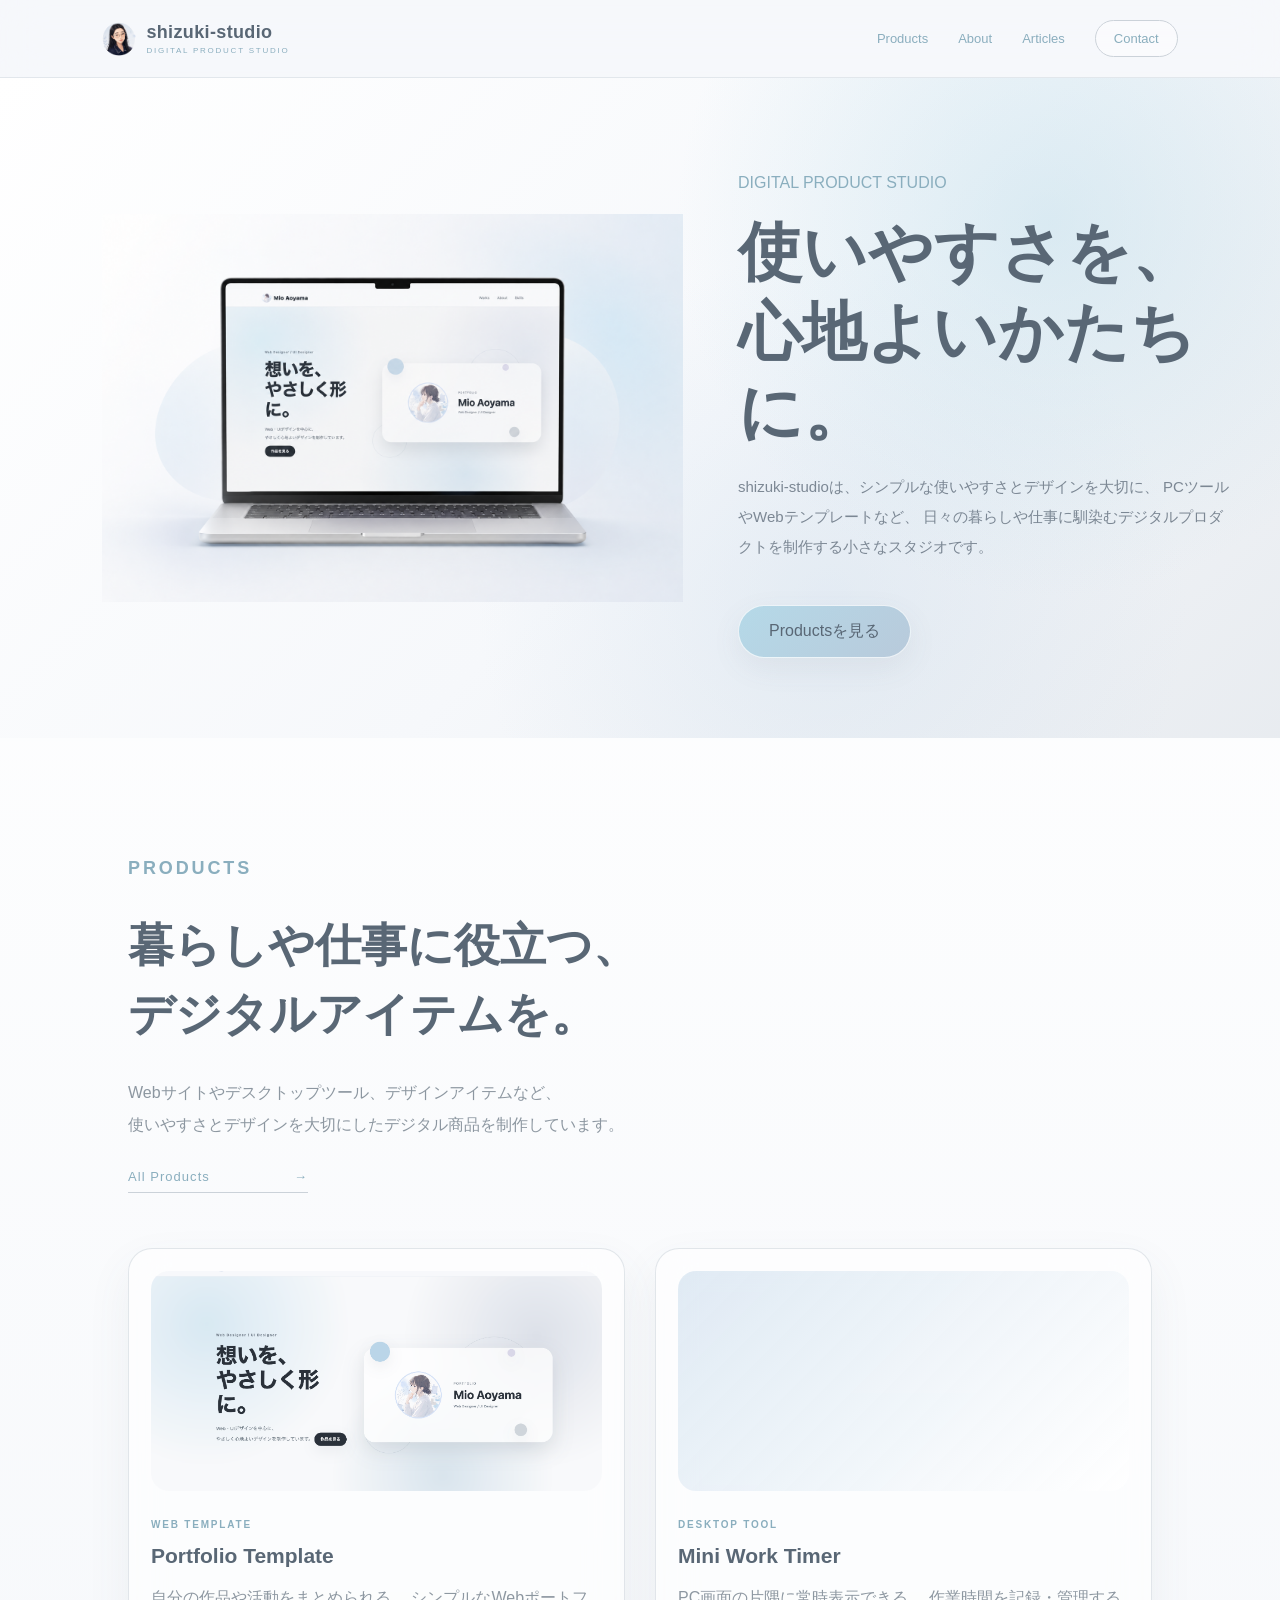
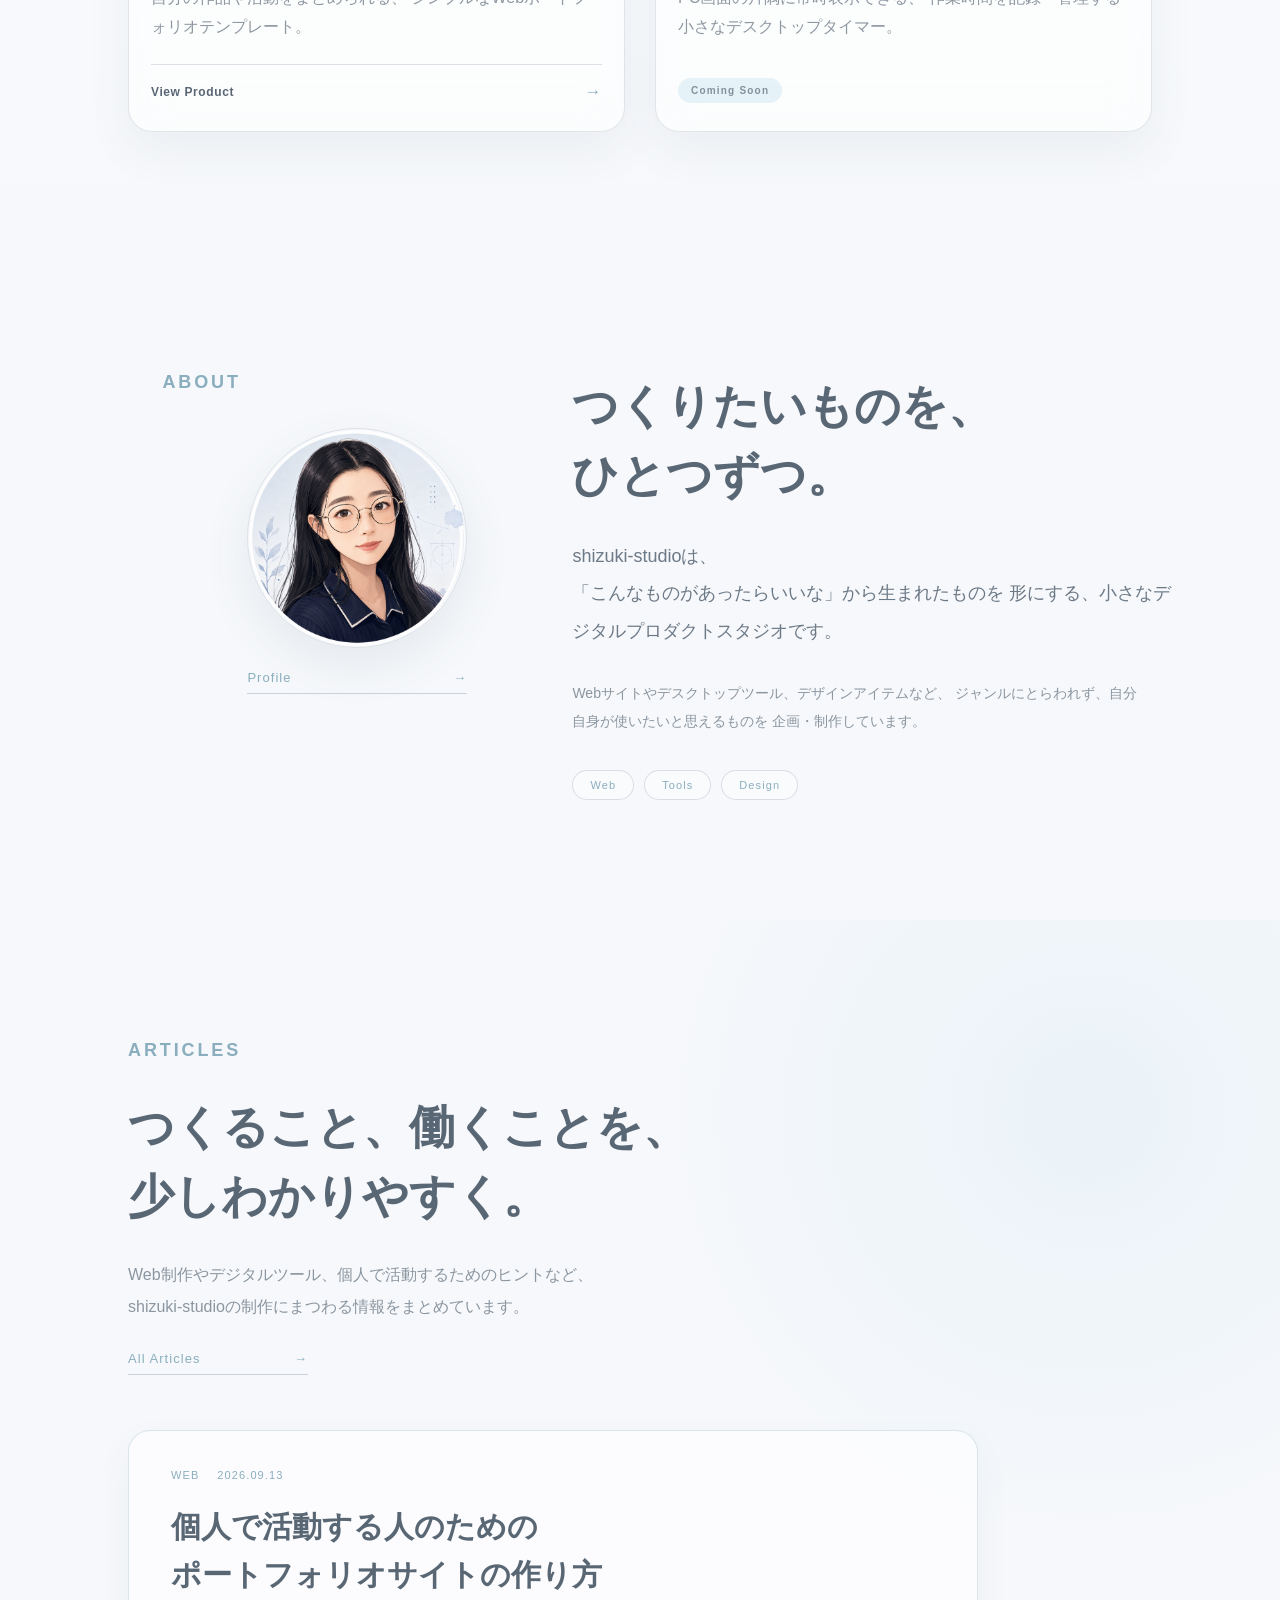
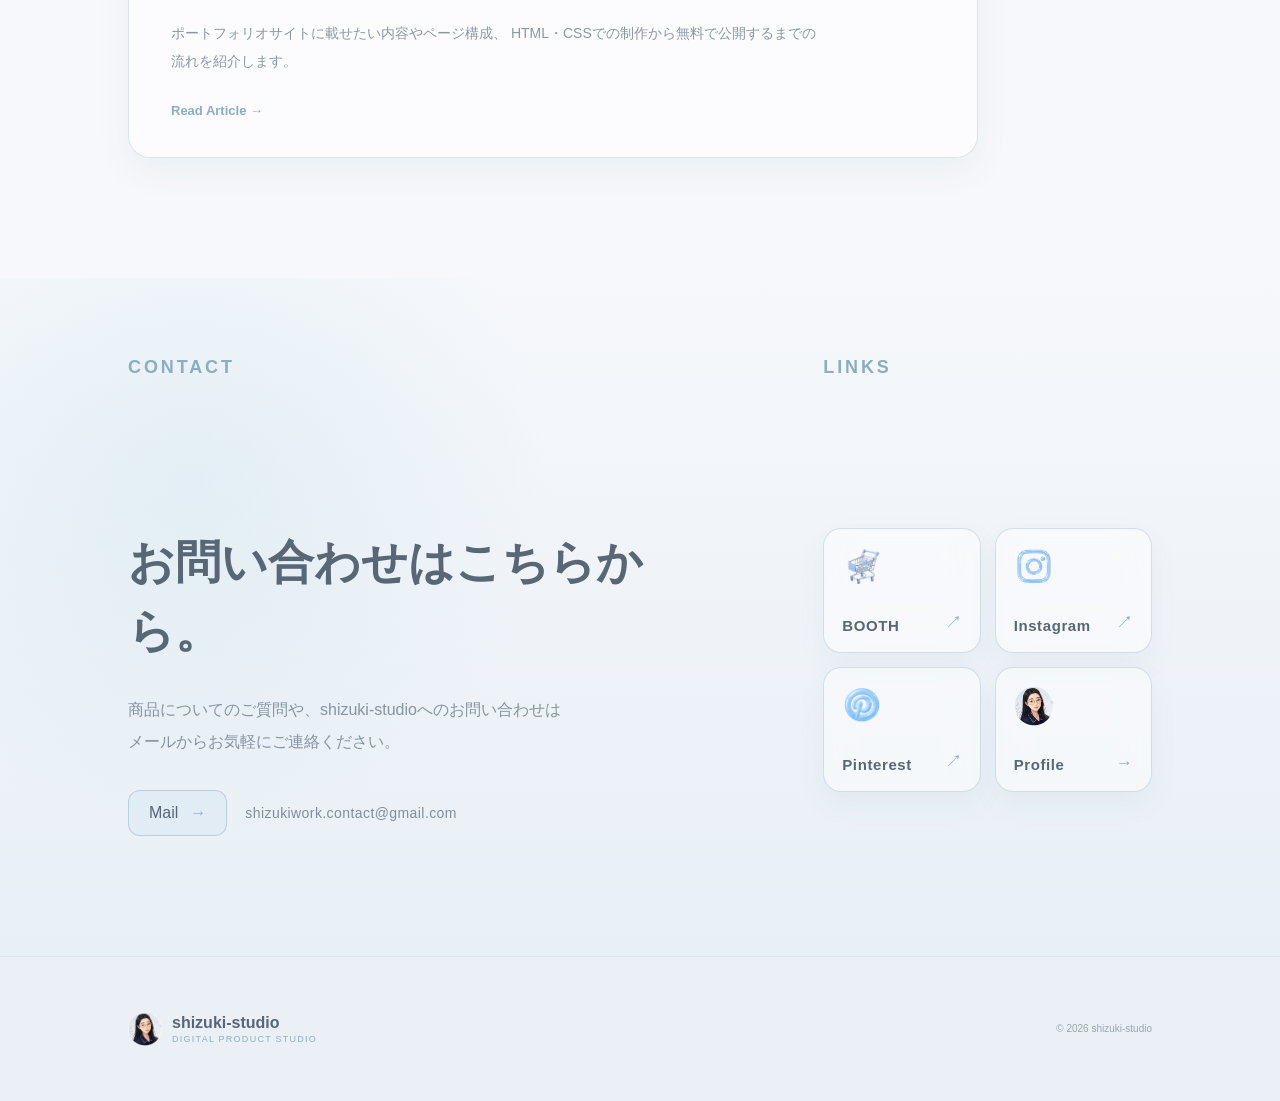
<file: index.html>
<!DOCTYPE html>
<html lang="ja">
<head>
  <!-- Google tag (gtag.js) -->
<script async src="https://www.googletagmanager.com/gtag/js?id=G-EPRZ24CBJJ"></script>
<script>
  window.dataLayer = window.dataLayer || [];
  function gtag(){dataLayer.push(arguments);}
  gtag('js', new Date());

  gtag('config', 'G-EPRZ24CBJJ');
</script>
  <meta charset="UTF-8">
  <meta name="viewport" content="width=device-width, initial-scale=1.0">

  <!-- SEO -->
  <title>shizuki-studio｜暮らしと仕事を整えるデジタルツール</title>

  <meta
    name="description"
    content="shizuki-studioは、暮らしや仕事を少し便利にするデジタルツールを制作・販売する個人スタジオです。PCツールやWebテンプレートなどを制作しています。"
  >

  <!-- OGP -->
  <meta property="og:title" content="shizuki-studio | Digital Product Studio">

  <meta
    property="og:description"
    content="シンプルな使いやすさとデザインを大切に、日々に馴染むデジタルプロダクトをつくる小さなスタジオです。"
  >

  <meta property="og:type" content="website">

  <meta
    property="og:url"
    content="https://shizuki-studio.netlify.app/"
  >

  <meta
    property="og:image"
    content="https://shizuki-studio.netlify.app/images/ogp.png"
  >

  <meta property="og:site_name" content="shizuki-studio">

  <meta name="twitter:card" content="summary_large_image">

  <!-- favicon -->
  <link rel="icon" type="image/png" href="images/favicon.png">

  <!-- CSS -->
  <link rel="stylesheet" href="style.css">

  <link rel="canonical" href="https://shizuki-studio.netlify.app/">

  <!-- Google Search Console -->
  <!-- ここに現在のgoogle-site-verificationを残す -->

</head>

<body>

  <header class="header">

    <a href="#" class="logo">
      <img
        src="images/studio-icon.png"
        alt=""
        class="logo-icon"
      >

      <div class="logo-text">
        <span class="logo-main">shizuki-studio</span>
        <span class="logo-sub">DIGITAL PRODUCT STUDIO</span>
      </div>
    </a>

    <nav class="nav">
      <a href="#products">Products</a>
      <a href="#about">About</a>
      <a href="#articles">Articles</a>
      <a href="#contact" class="nav-contact">Contact</a>
    </nav>

  </header>


  <main>

    <!-- HERO -->
    <section class="hero">

      <div class="hero-visual">
        <img
          src="images/portfolio-mockup.png"
          alt="WebポートフォリオテンプレートのPC表示イメージ"
          class="hero-product-image"
        >
      </div>

      <div class="hero-content">

        <p class="hero-label">
          DIGITAL PRODUCT STUDIO
        </p>

        <h1>
          使いやすさを、<br>
          心地よいかたちに。
        </h1>

        <p class="hero-text">
          shizuki-studioは、シンプルな使いやすさとデザインを大切に、
          PCツールやWebテンプレートなど、
          日々の暮らしや仕事に馴染むデジタルプロダクトを制作する小さなスタジオです。
        </p>

        <a href="#products" class="button">
          Productsを見る
        </a>

      </div>

    </section>


    <!-- PRODUCTS -->
    <section id="products" class="section products">

      <div class="products-heading">

        <p class="products-label">PRODUCTS</p>

        <h2>
          暮らしや仕事に役立つ、<br>
          デジタルアイテムを。
        </h2>

        <p class="products-intro">
          Webサイトやデスクトップツール、デザインアイテムなど、<br>
          使いやすさとデザインを大切にしたデジタル商品を制作しています。
        </p>

        <a
          href="https://shizuki-studio.booth.pm/"
          target="_blank"
          rel="noopener noreferrer"
          class="about-profile-link section-more-link"
        >
          <span>All Products</span>
          <span>→</span>
        </a>

      </div>

      <div class="product-grid">

        <article class="product-card">

          <div class="product-image">
            <img
              src="images/portfolio-template.png"
              alt="shizuki-studio Webポートフォリオテンプレート"
            >
          </div>

          <p class="product-category">WEB TEMPLATE</p>
          <h3>Portfolio Template</h3>

          <p>
            自分の作品や活動をまとめられる、
            シンプルなWebポートフォリオテンプレート。
          </p>

          <a
            href="https://shizuki-studio.booth.pm/items/8751640"
            target="_blank"
            rel="noopener noreferrer"
            class="product-link"
          >
            View Product <span>→</span>
          </a>

        </article>


        <article class="product-card">

          <div class="product-image"></div>

          <p class="product-category">DESKTOP TOOL</p>
          <h3>Mini Work Timer</h3>

          <p>
            PC画面の片隅に常時表示できる、
            作業時間を記録・管理する小さなデスクトップタイマー。
          </p>

          <span class="coming-soon">
            Coming Soon
          </span>

        </article>

      </div>

    </section>


    <!-- ABOUT -->
    <section id="about" class="section about-section">

      <div class="about-left">

        <p class="about-label">ABOUT</p>

        <div class="about-profile">

          <img
            src="images/studio-icon.png"
            alt=""
            class="about-profile-icon"
          >

          <a href="profile.html" class="about-profile-link">
            <span>Profile</span>
            <span>→</span>
          </a>

        </div>

      </div>


      <div class="about-content">

        <h2>
          つくりたいものを、<br>
          ひとつずつ。
        </h2>

        <p class="about-main">
          shizuki-studioは、<br>
          「こんなものがあったらいいな」から生まれたものを
          形にする、小さなデジタルプロダクトスタジオです。
        </p>

        <p class="about-text">
          Webサイトやデスクトップツール、デザインアイテムなど、
          ジャンルにとらわれず、自分自身が使いたいと思えるものを
          企画・制作しています。
        </p>

        <div class="about-tags">
          <span>Web</span>
          <span>Tools</span>
          <span>Design</span>
        </div>

      </div>

    </section>


    <!-- ARTICLES -->
<section id="articles" class="section home-articles">

  <div class="home-articles-heading">

    <p class="home-articles-label">ARTICLES</p>

    <h2>
      つくること、働くことを、<br>
      少しわかりやすく。
    </h2>

    <p class="home-articles-intro">
      Web制作やデジタルツール、個人で活動するためのヒントなど、<br>
      shizuki-studioの制作にまつわる情報をまとめています。
    </p>

    <a
      href="articles/index.html"
      class="about-profile-link section-more-link"
    >
      <span>All Articles</span>
      <span>→</span>
    </a>

  </div>


  <div class="home-article-list">

    <a
      href="articles/portfolio-site-howto.html"
      class="home-article-card"
      data-publish="2026-09-13T09:00:00+09:00"
    >

      <div class="home-article-meta">
        <span>WEB</span>
        <time datetime="2026-09-13">2026.09.13</time>
      </div>

      <h3>
        個人で活動する人のための<br>
        ポートフォリオサイトの作り方
      </h3>

      <p>
        ポートフォリオサイトに載せたい内容やページ構成、
        HTML・CSSでの制作から無料で公開するまでの流れを紹介します。
      </p>

      <span class="home-article-read">
        Read Article →
      </span>

    </a>

  </div>

</section>


    <!-- CONTACT -->
    <section id="contact" class="section contact-section">

      <div class="contact-grid">

        <p class="contact-label">CONTACT</p>
        <p class="contact-links-label">LINKS</p>


        <div class="contact-main">

          <h2>
            お問い合わせはこちらから。
          </h2>

          <p class="contact-text">
            商品についてのご質問や、shizuki-studioへのお問い合わせは<br>
            メールからお気軽にご連絡ください。
          </p>

          <div class="contact-mail-wrap">

            <a
              href="mailto:shizukiwork.contact@gmail.com"
              class="contact-mail-button"
            >
              Mail
              <span>→</span>
            </a>

            <span class="contact-mail-address">
              shizukiwork.contact@gmail.com
            </span>

          </div>

        </div>


        <div class="contact-other-links">

          <div class="contact-link-grid">

            <a
              href="https://shizuki-studio.booth.pm/"
              target="_blank"
              rel="noopener noreferrer"
              class="contact-link-card"
            >
              <img
                src="images/icons/booth.png"
                alt=""
                class="contact-link-icon"
              >
              <span class="contact-link-name">BOOTH</span>
              <span class="contact-link-arrow">↗</span>
            </a>


            <a
              href="https://www.instagram.com/shizukistudio?igsi=MWpib3Rib2U5c215Mw%3D%3D&utm_source=qr"
              target="_blank"
              rel="noopener noreferrer"
              class="contact-link-card"
            >
              <img
                src="images/icons/instagram.png"
                alt=""
                class="contact-link-icon"
              >
              <span class="contact-link-name">Instagram</span>
              <span class="contact-link-arrow">↗</span>
            </a>


            <a
              href="https://pin.it/5NpzwEd6U"
              target="_blank"
              rel="noopener noreferrer"
              class="contact-link-card"
            >
              <img
                src="images/icons/pinterest.png"
                alt=""
                class="contact-link-icon"
              >
              <span class="contact-link-name">Pinterest</span>
              <span class="contact-link-arrow">↗</span>
            </a>


            <a
              href="profile.html"
              class="contact-link-card"
            >
              <img
                src="images/studio-icon.png"
                alt=""
                class="contact-link-icon profile-card-icon"
              >
              <span class="contact-link-name">Profile</span>
              <span class="contact-link-arrow">→</span>
            </a>

          </div>

        </div>

      </div>

    </section>

  </main>


  <!-- FOOTER -->
  <footer class="footer">

    <div class="footer-brand">

      <img
        src="images/studio-icon.png"
        alt=""
        class="footer-logo-icon"
      >

      <div class="footer-logo-text">
        <span class="footer-logo-main">shizuki-studio</span>
        <span class="footer-logo-sub">DIGITAL PRODUCT STUDIO</span>
      </div>

    </div>

    <p class="copyright">
      © 2026 shizuki-studio
    </p>

  </footer>


  <!-- 予約公開 -->
  <script>
  const now = new Date();

  document.querySelectorAll("[data-publish]").forEach((item) => {
    const publishDate = new Date(item.dataset.publish);

    if (publishDate > now) {
      item.style.display = "none";
    }
  });
</script>

</body>
</html>
</file>
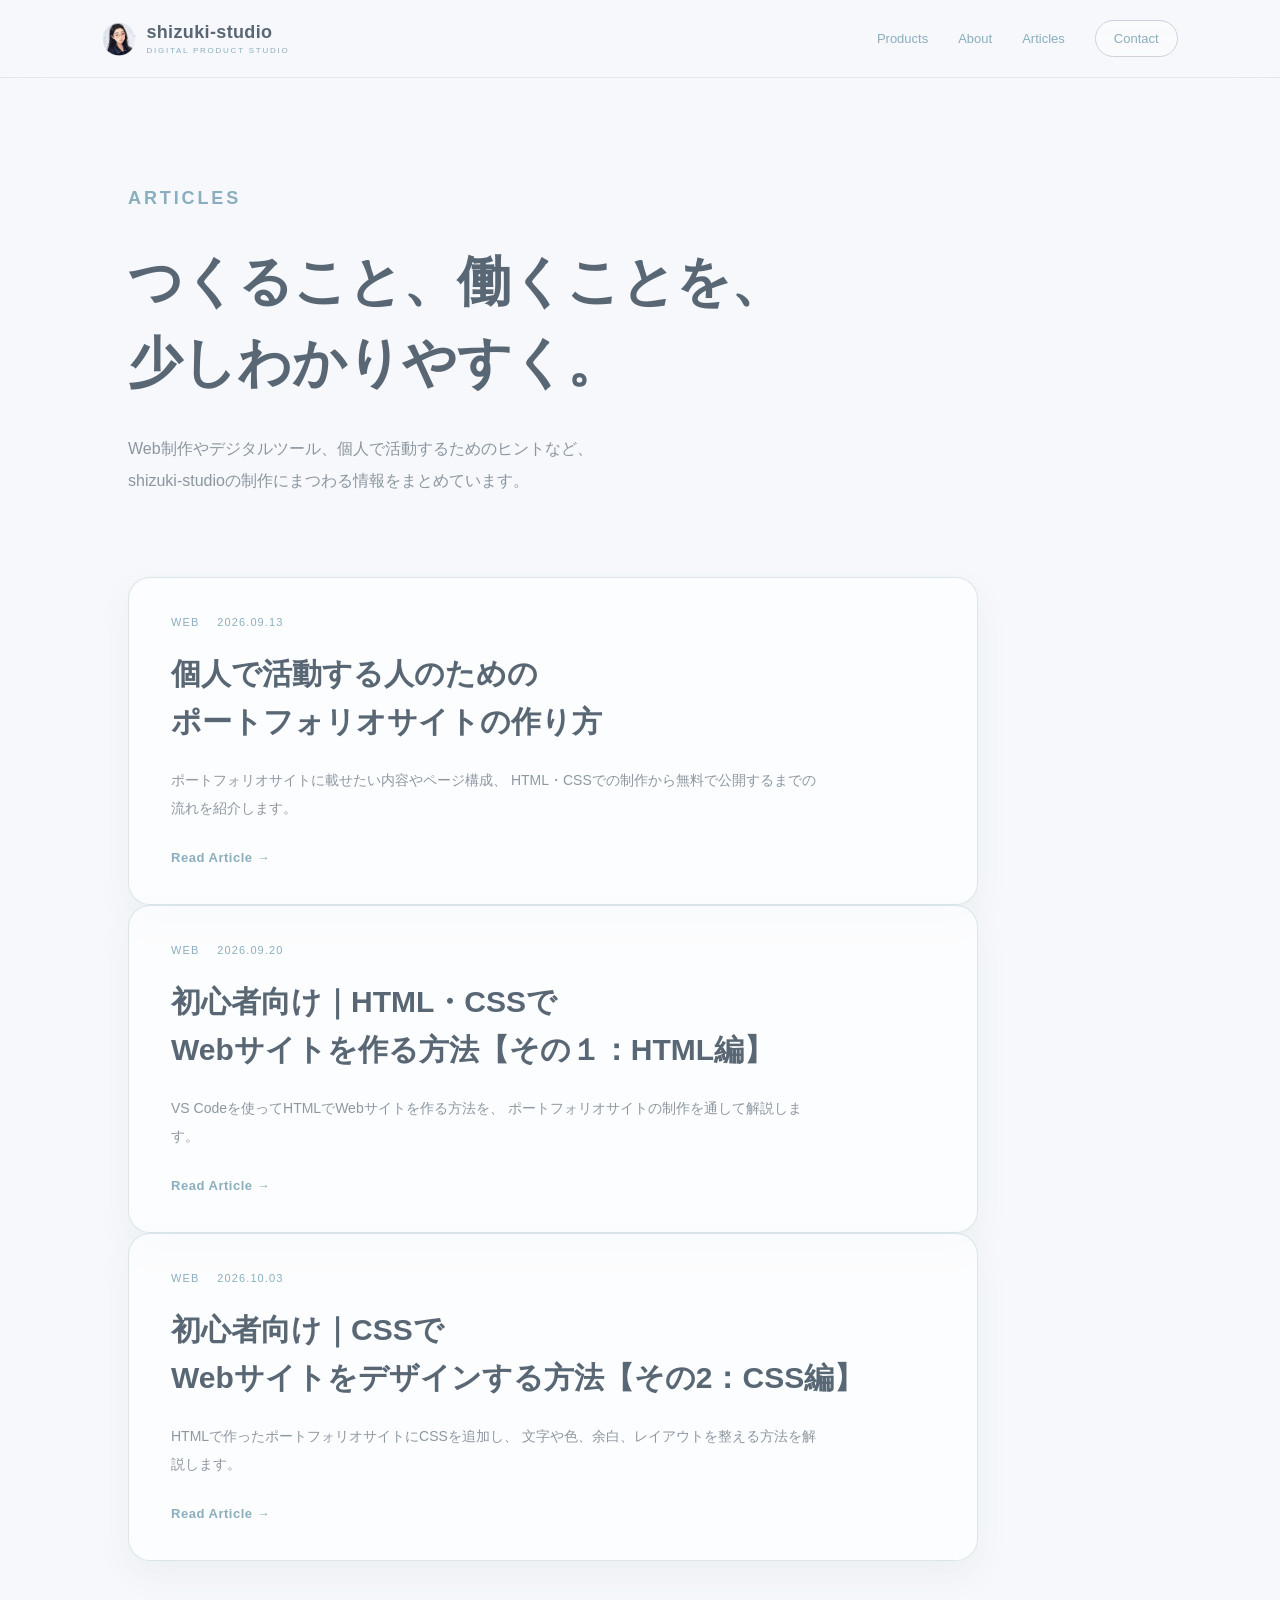
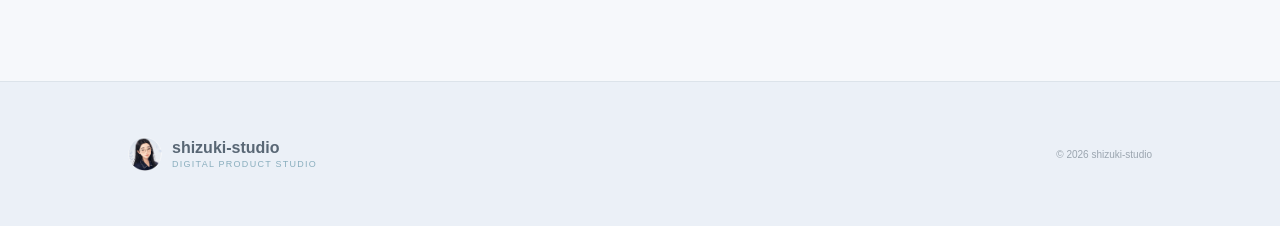
<file: articles/index.html>
<!DOCTYPE html>
<html lang="ja">

<head>
  <meta charset="UTF-8">
  <meta name="viewport" content="width=device-width, initial-scale=1.0">

  <title>Articles | shizuki-studio</title>

  <meta
    name="description"
    content="Web制作やデジタルツール、個人での活動に役立つ情報を発信するshizuki-studioの記事一覧です。"
  >

  <meta
    property="og:title"
    content="Articles | shizuki-studio"
  >

  <meta
    property="og:description"
    content="Web制作やデジタルツール、個人での活動に役立つ情報を発信するshizuki-studioの記事一覧です。"
  >

  <meta property="og:type" content="website">

  <meta
    property="og:url"
    content="https://shizuki-studio.netlify.app/articles/"
  >

  <meta
    property="og:image"
    content="https://shizuki-studio.netlify.app/images/ogp.png"
  >

  <meta property="og:site_name" content="shizuki-studio">

  <meta name="twitter:card" content="summary_large_image">

  <link rel="stylesheet" href="../style.css">

  <link
    rel="icon"
    type="image/png"
    href="../images/favicon.png"
  >

  <link
    rel="canonical"
    href="https://shizuki-studio.netlify.app/articles/"
  >

</head>

<body>

  <!-- HEADER -->
  <header class="header">

    <a href="../index.html" class="logo">

      <img
        src="../images/studio-icon.png"
        alt=""
        class="logo-icon"
      >

      <div class="logo-text">
        <span class="logo-main">shizuki-studio</span>
        <span class="logo-sub">DIGITAL PRODUCT STUDIO</span>
      </div>

    </a>

    <nav class="nav">
      <a href="../index.html#products">Products</a>
      <a href="../index.html#about">About</a>
      <a href="index.html">Articles</a>
      <a href="../index.html#contact" class="nav-contact">Contact</a>
    </nav>

  </header>


  <!-- ARTICLES -->
  <main class="articles-page">

    <section class="articles-hero">

      <p class="articles-label">ARTICLES</p>

      <h1>
        つくること、働くことを、<br>
        少しわかりやすく。
      </h1>

      <p class="articles-description">
        Web制作やデジタルツール、個人で活動するためのヒントなど、<br>
        shizuki-studioの制作にまつわる情報をまとめています。
      </p>

    </section>


    <section class="articles-list">

      <a
        href="portfolio-site-howto.html"
        class="article-card"
        data-publish="2026-09-13T09:00:00+09:00"
      >

        <div class="article-card-meta">
          <span>WEB</span>
          <time datetime="2026-09-13">2026.09.13</time>
        </div>

        <h2>
          個人で活動する人のための<br>
          ポートフォリオサイトの作り方
        </h2>

        <p>
          ポートフォリオサイトに載せたい内容やページ構成、
          HTML・CSSでの制作から無料で公開するまでの流れを紹介します。
        </p>

        <span class="article-read">
          Read Article →
        </span>

      </a>

<a
  href="html-css-website-howto.html"
  class="article-card"
  data-publish="2026-09-20T09:00:00+09:00"
>
  <div class="article-card-meta">
    <span>WEB</span>
    <time datetime="2026-09-20">2026.09.20</time>
  </div>

  <h2>
    初心者向け｜HTML・CSSで<br>
    Webサイトを作る方法【その１：HTML編】
  </h2>

  <p>
    VS Codeを使ってHTMLでWebサイトを作る方法を、
    ポートフォリオサイトの制作を通して解説します。
  </p>

  <span class="article-read">
    Read Article →
  </span>
</a>
<a
  href="css-website-howto.html"
  class="article-card"
  data-publish="2026-10-03T09:00:00+09:00"
>
  <div class="article-card-meta">
    <span>WEB</span>
    <time datetime="2026-10-03">2026.10.03</time>
  </div>

  <h2>
    初心者向け｜CSSで<br>
    Webサイトをデザインする方法【その2：CSS編】
  </h2>

  <p>
    HTMLで作ったポートフォリオサイトにCSSを追加し、
    文字や色、余白、レイアウトを整える方法を解説します。
  </p>

  <span class="article-read">
    Read Article →
  </span>
</a>
    </section>

  </main>


  <!-- FOOTER -->
  <footer class="footer">

    <div class="footer-brand">

      <img
        src="../images/studio-icon.png"
        alt=""
        class="footer-logo-icon"
      >

      <div class="footer-logo-text">
        <span class="footer-logo-main">shizuki-studio</span>
        <span class="footer-logo-sub">DIGITAL PRODUCT STUDIO</span>
      </div>

    </div>

    <p class="copyright">
      © 2026 shizuki-studio
    </p>

  </footer>


  <!-- 予約公開 -->
  <script>
    const now = new Date();

    document.querySelectorAll("[data-publish]").forEach((item) => {
      const publishDate = new Date(item.dataset.publish);

      if (publishDate > now) {
        item.style.display = "none";
      }
    });
  </script>

</body>

</html>
</file>
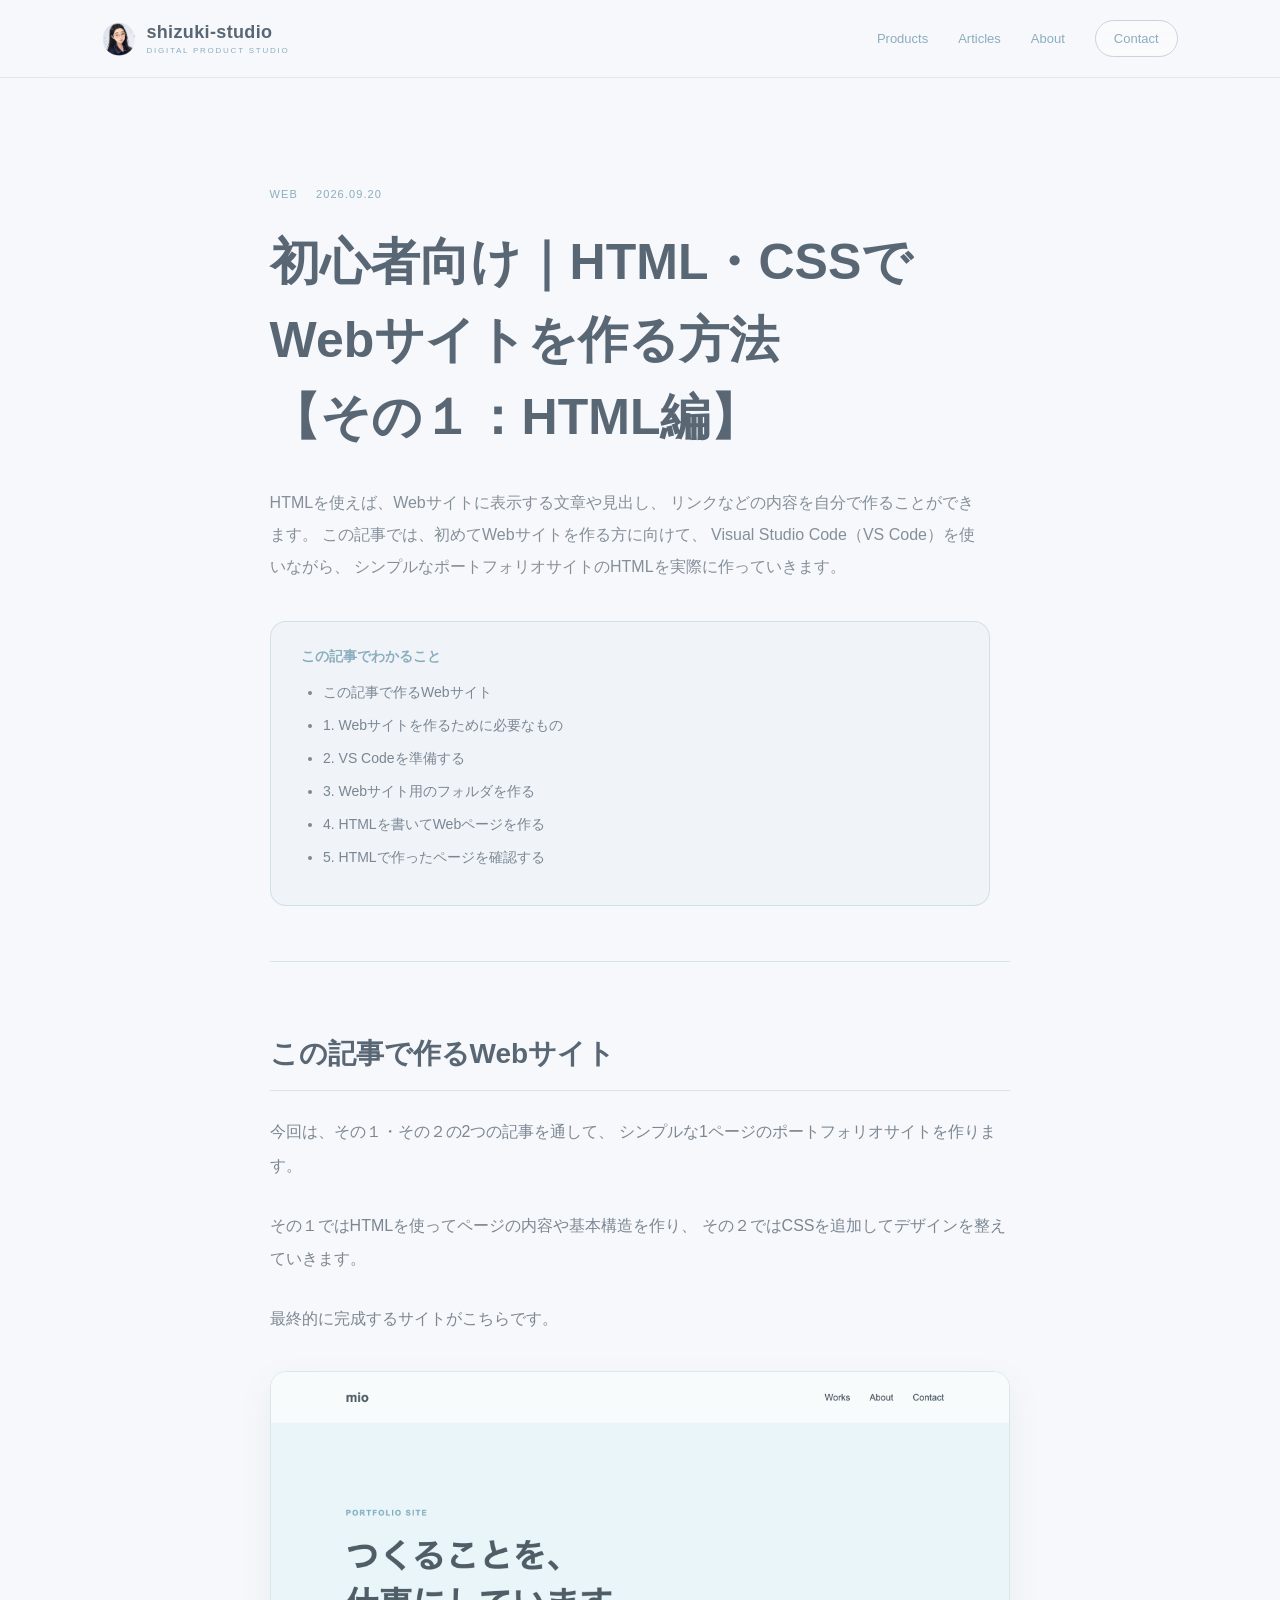
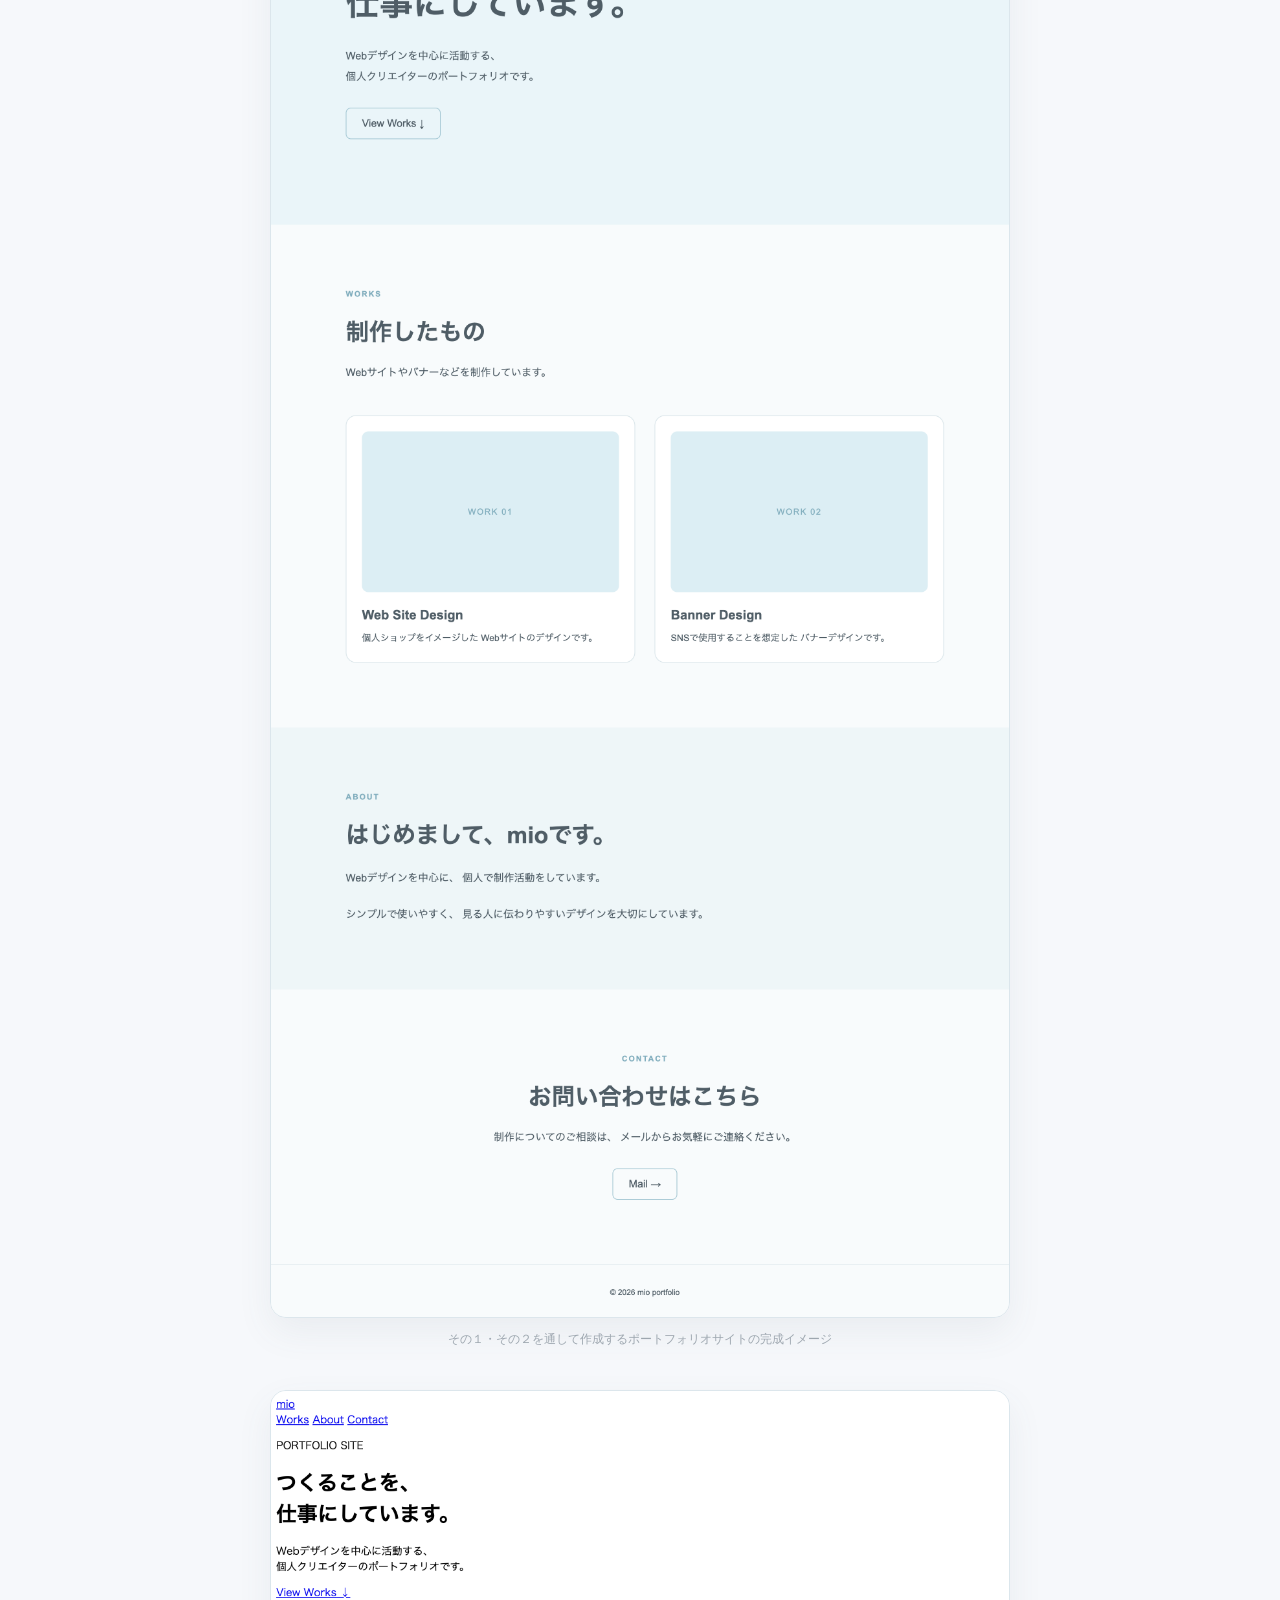
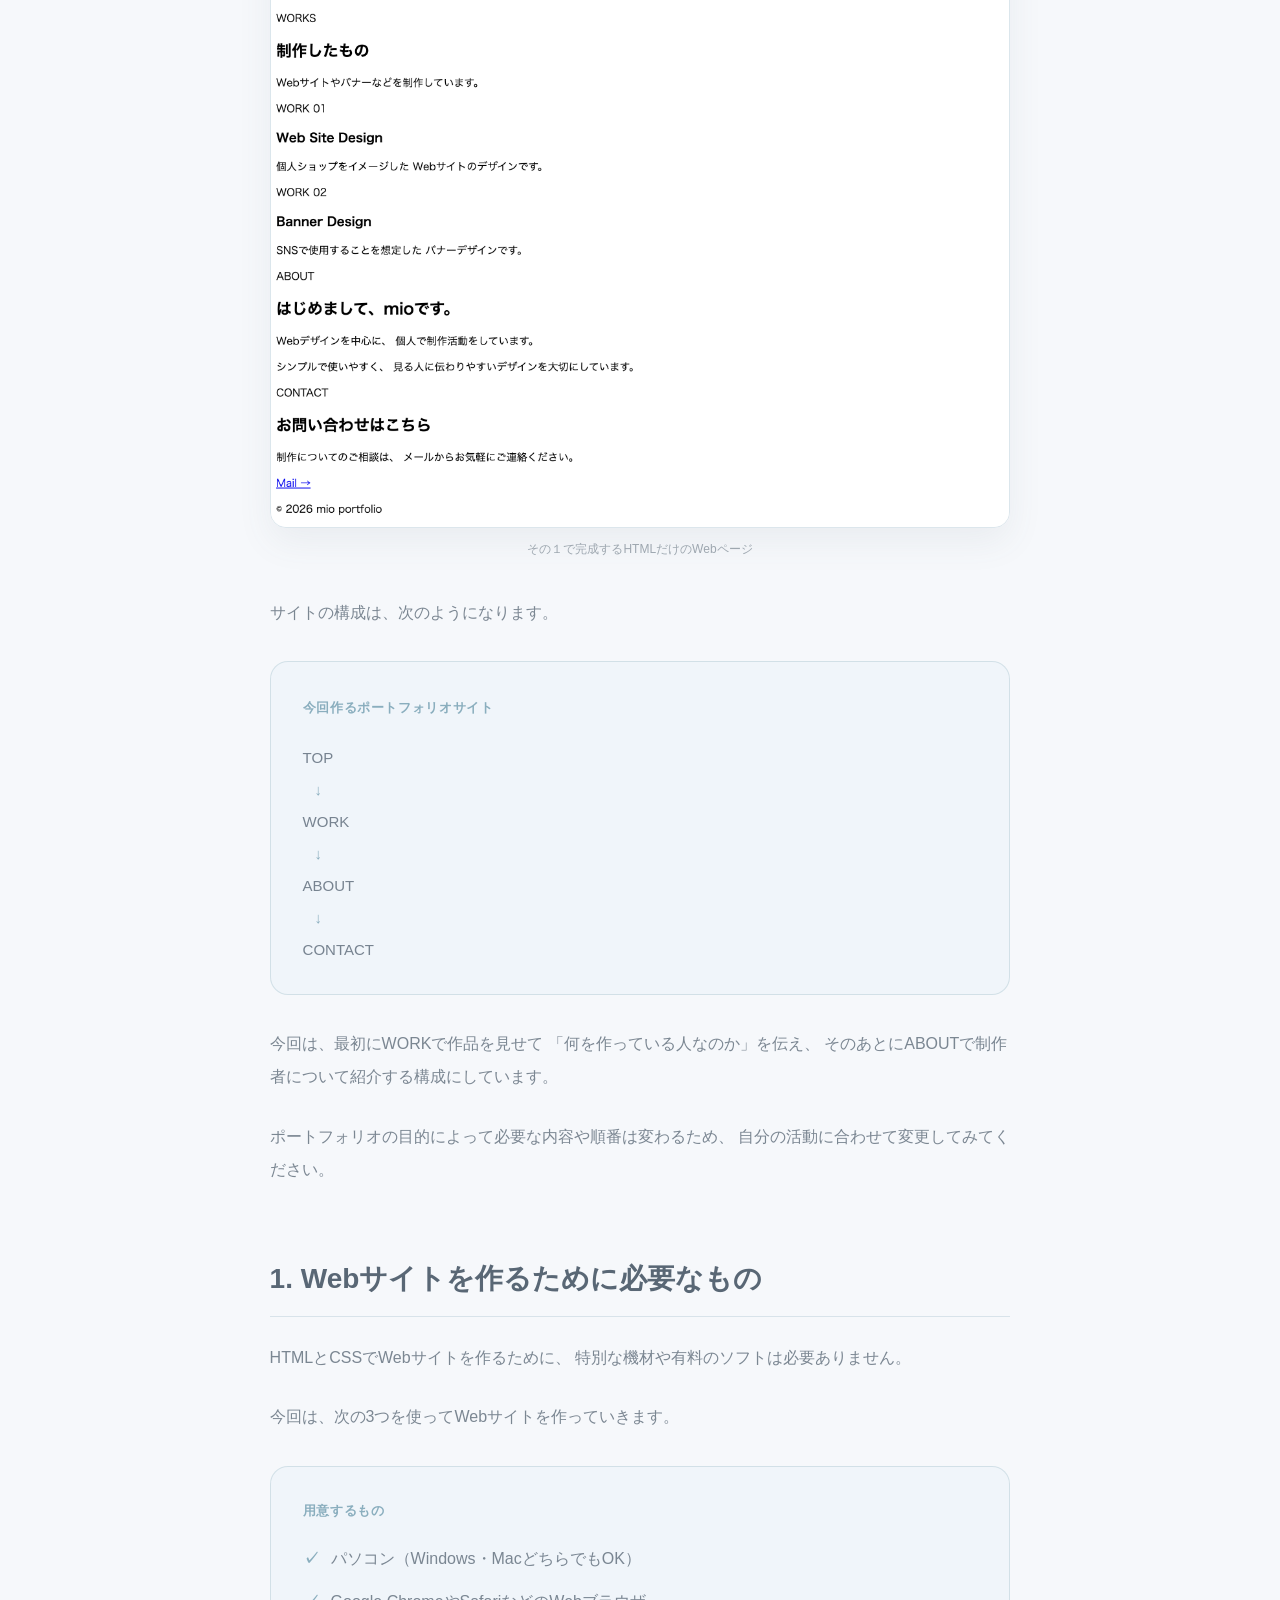
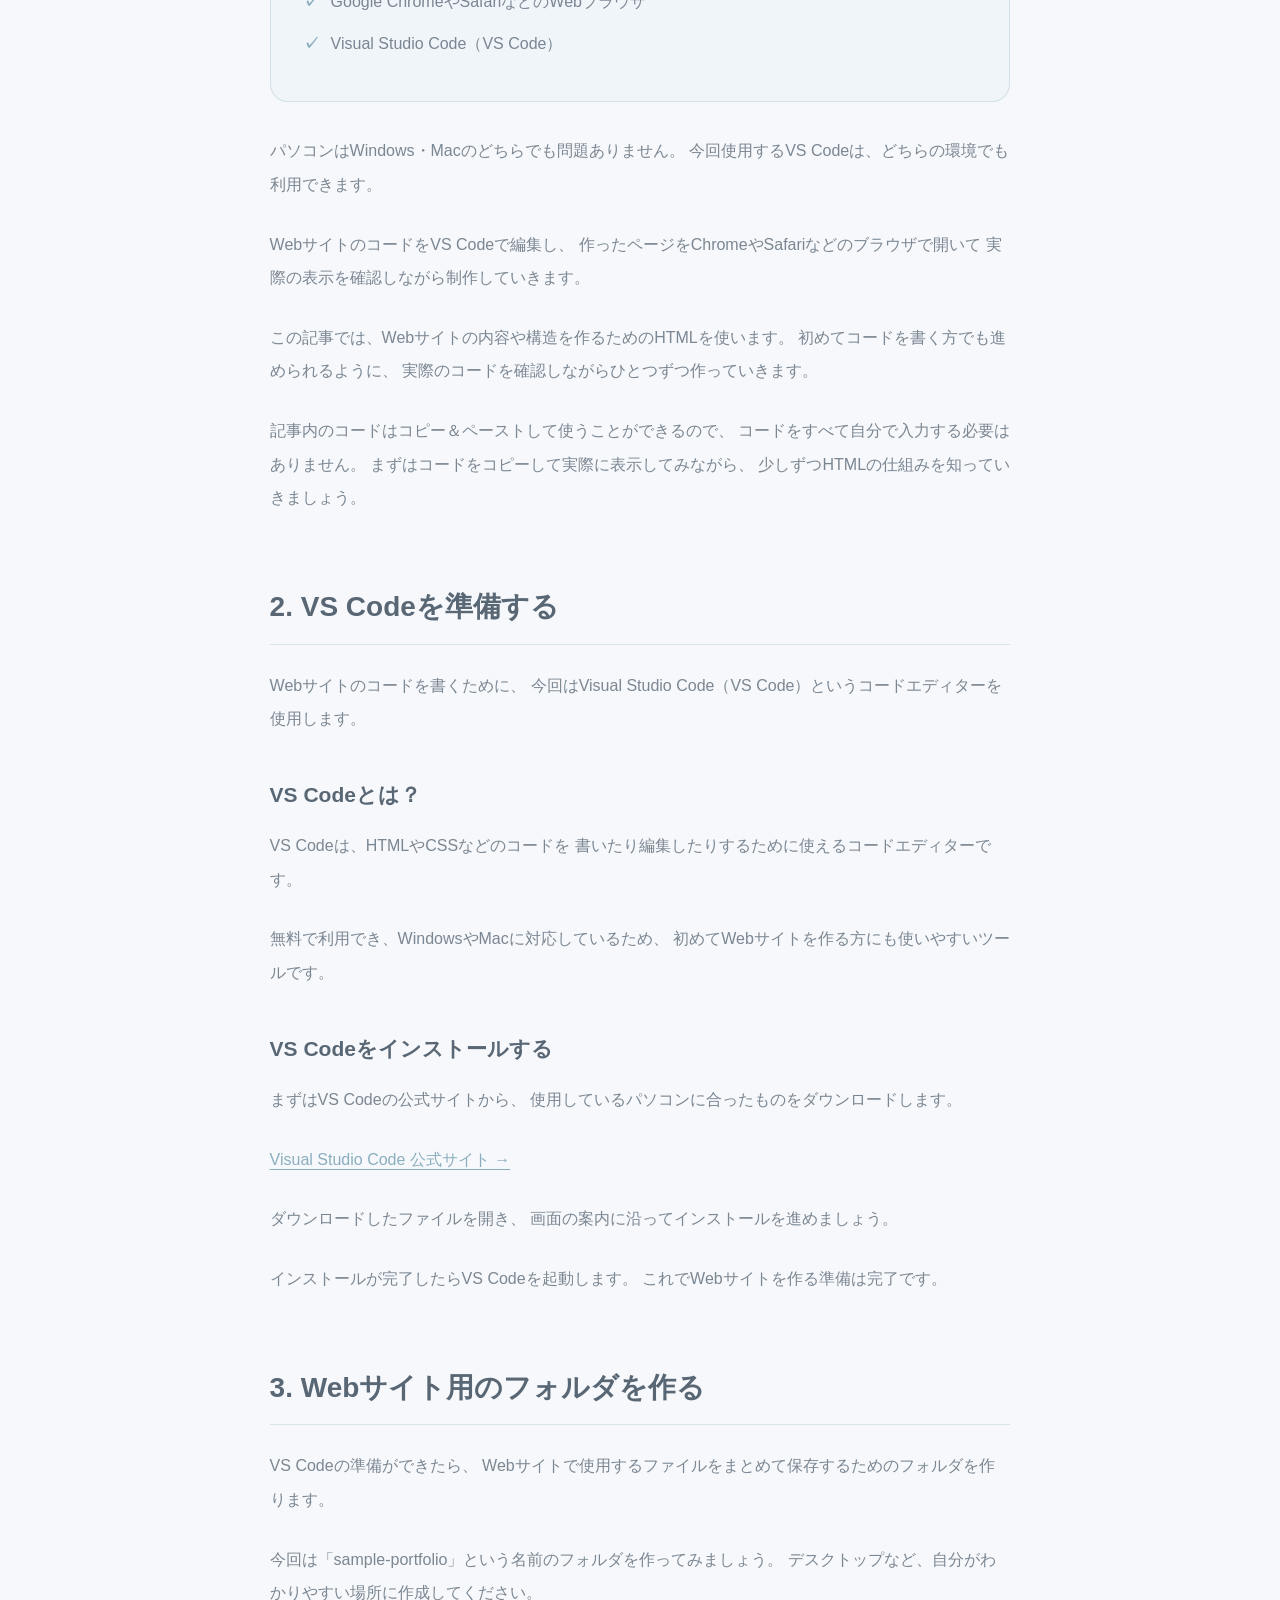
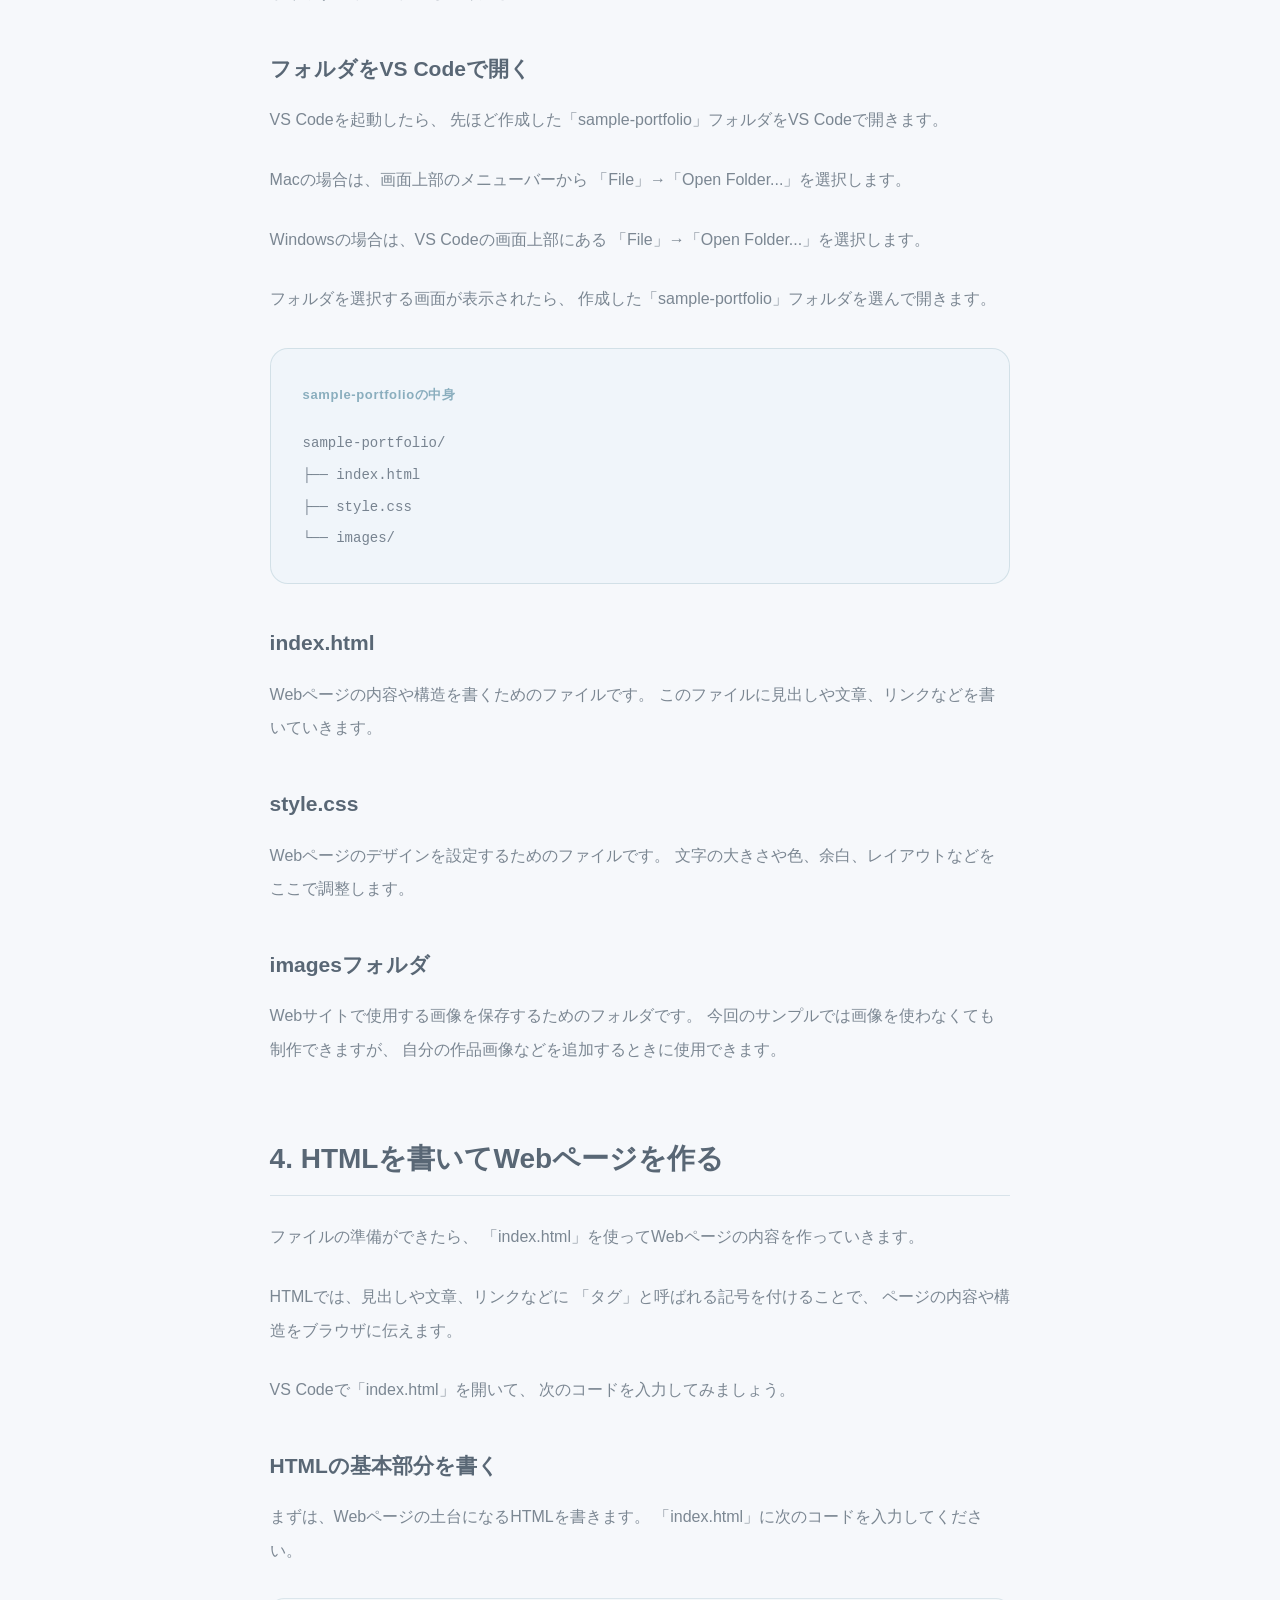
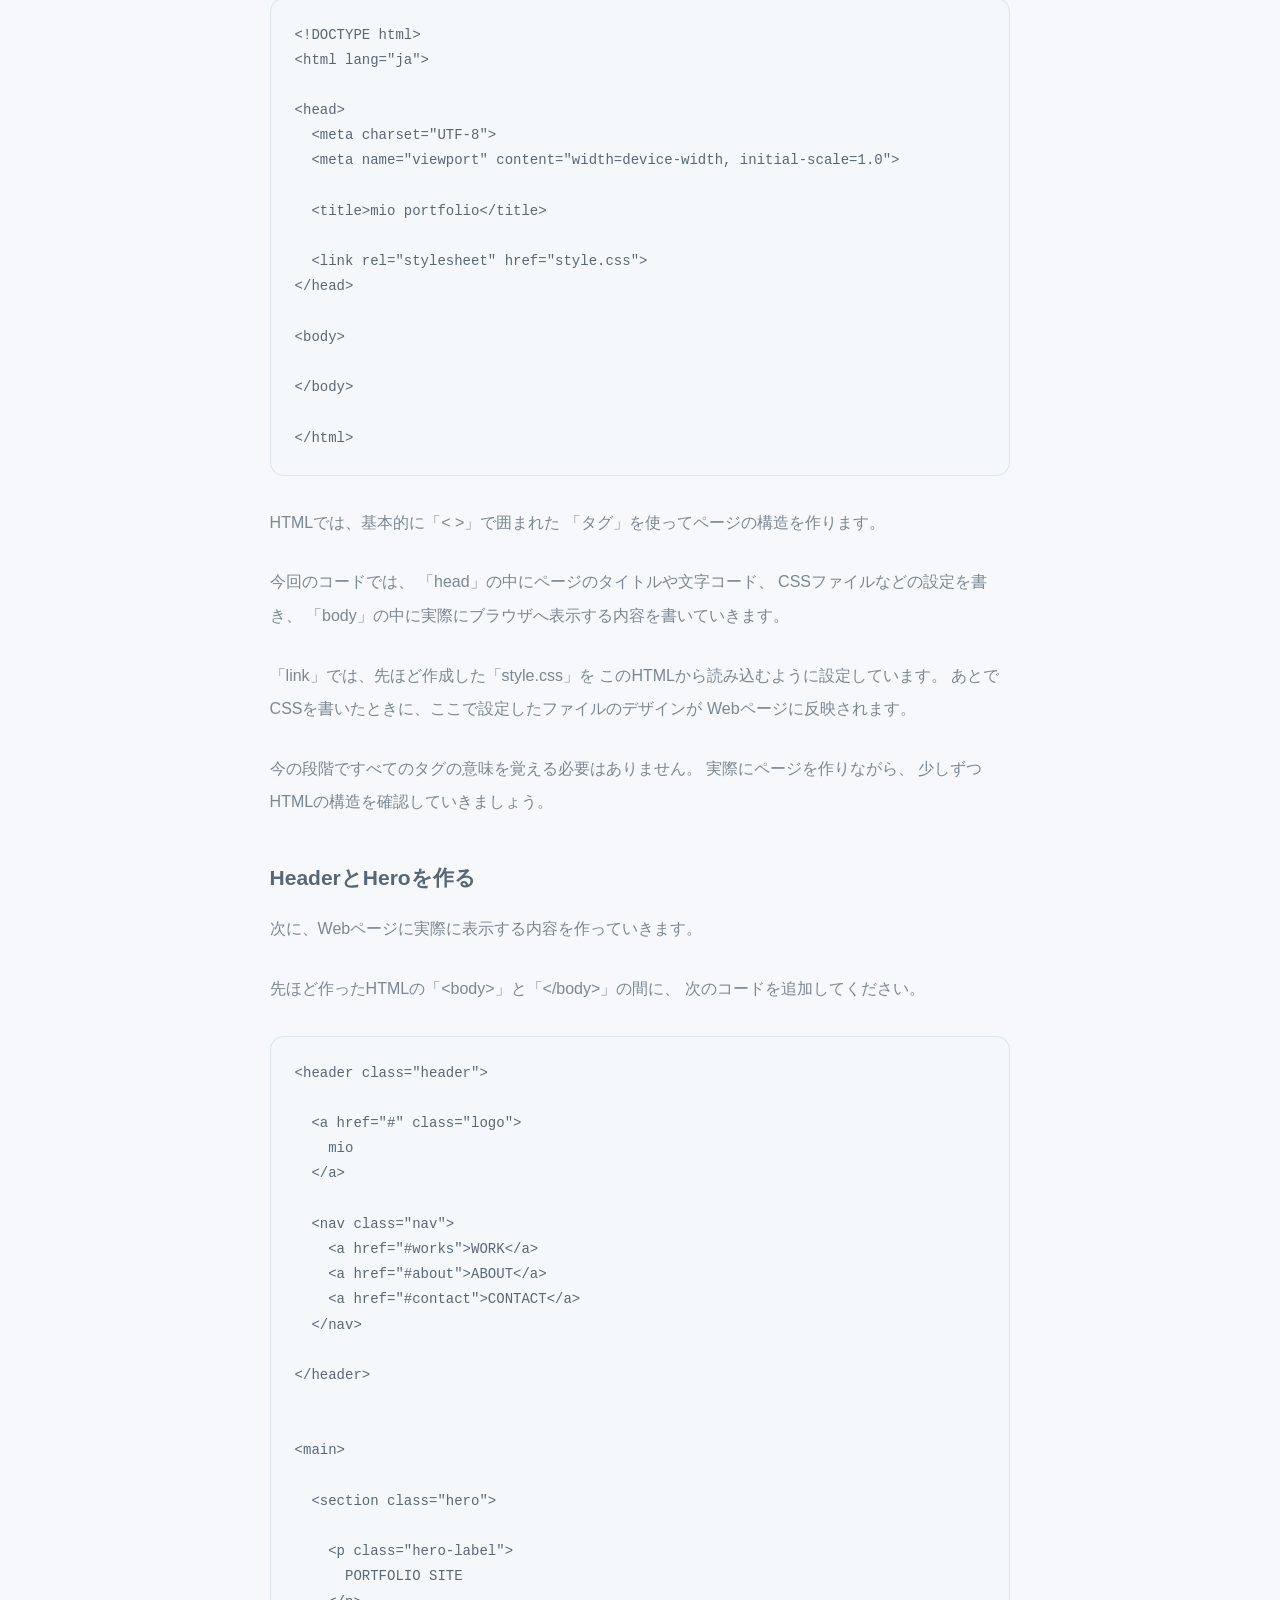
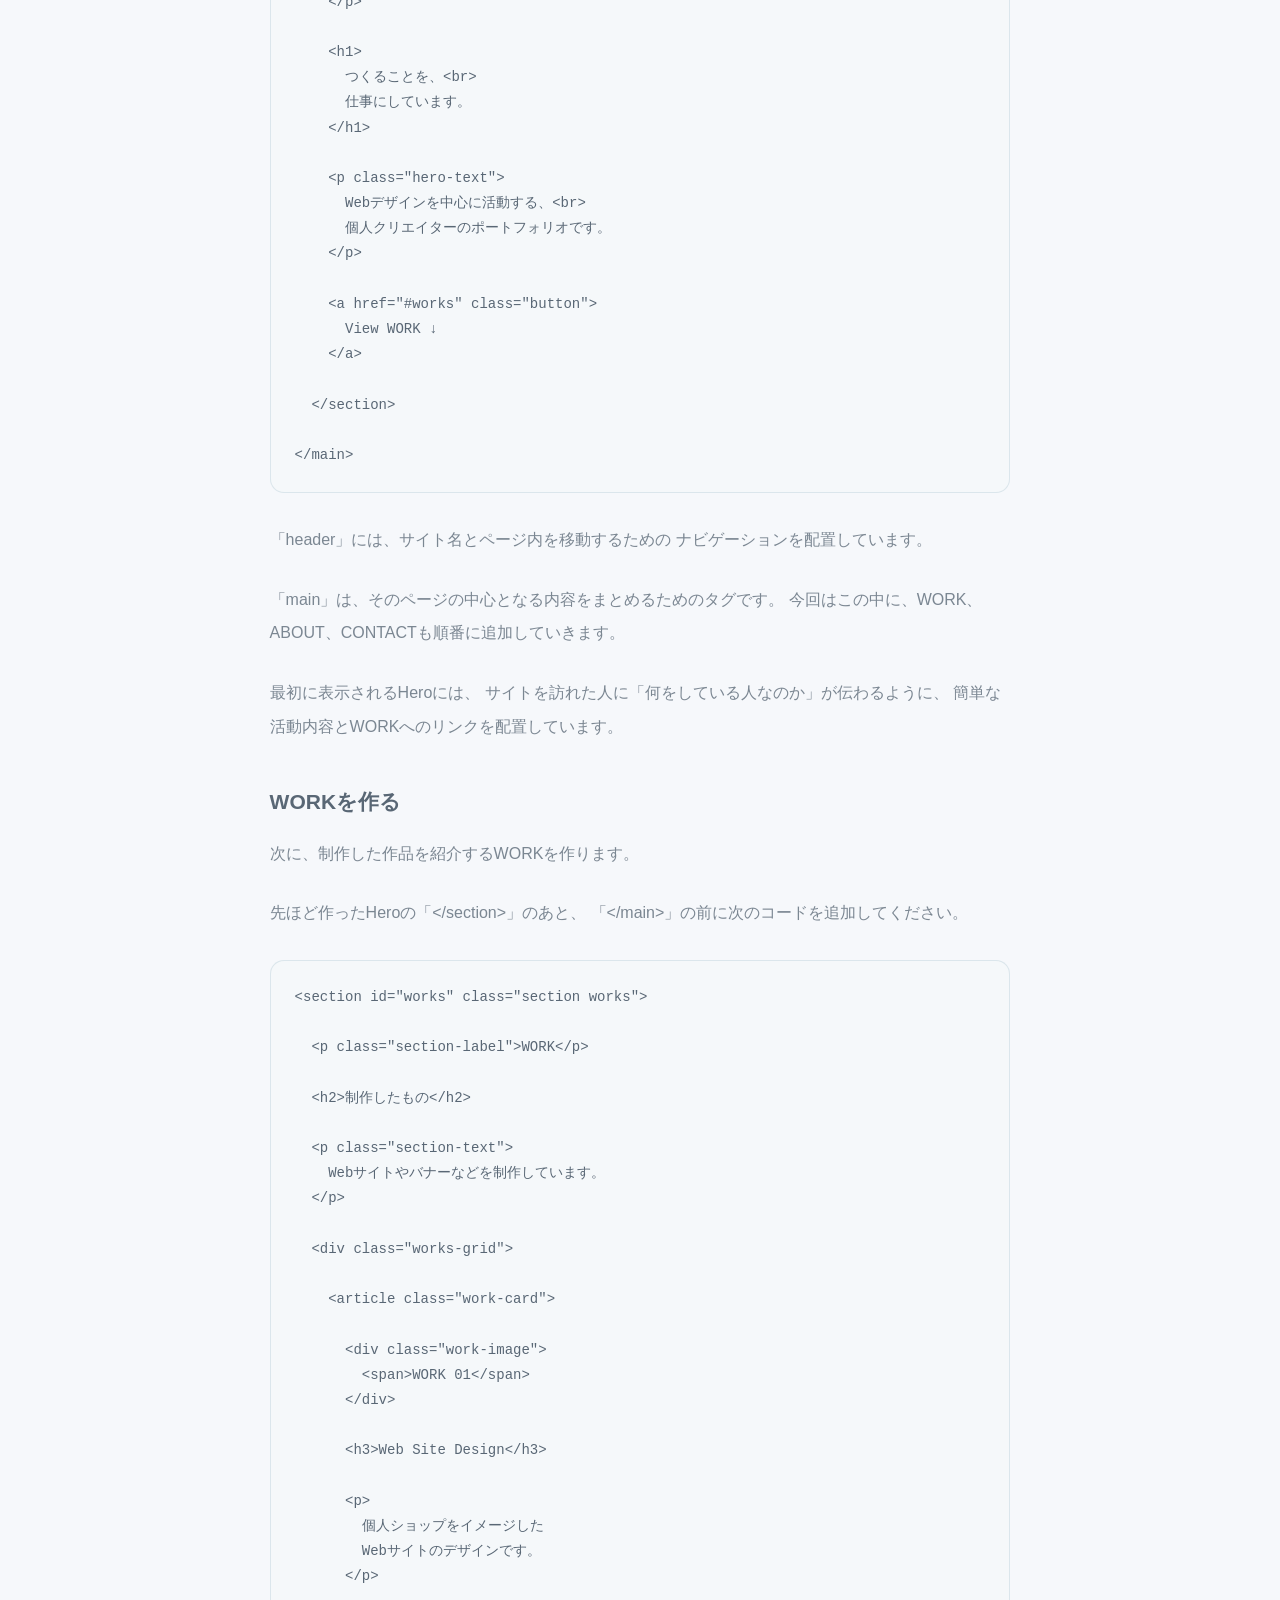
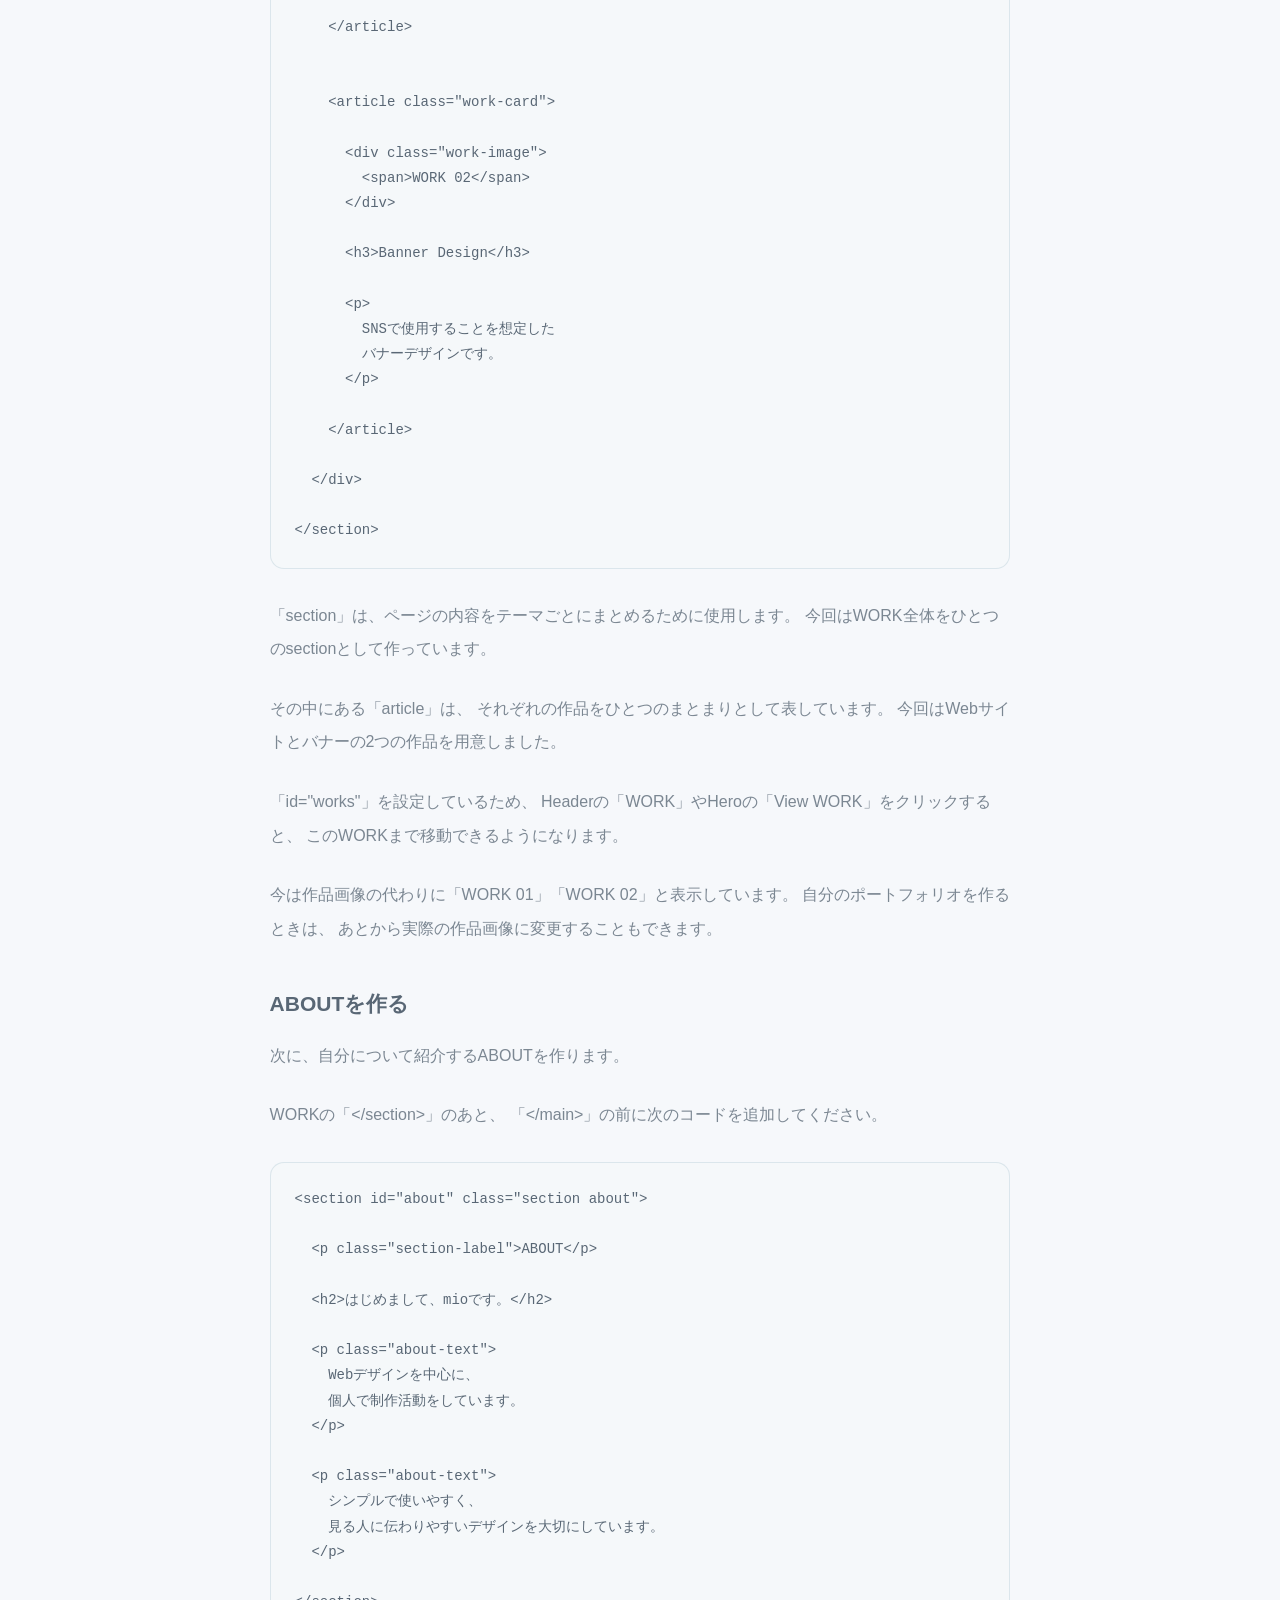
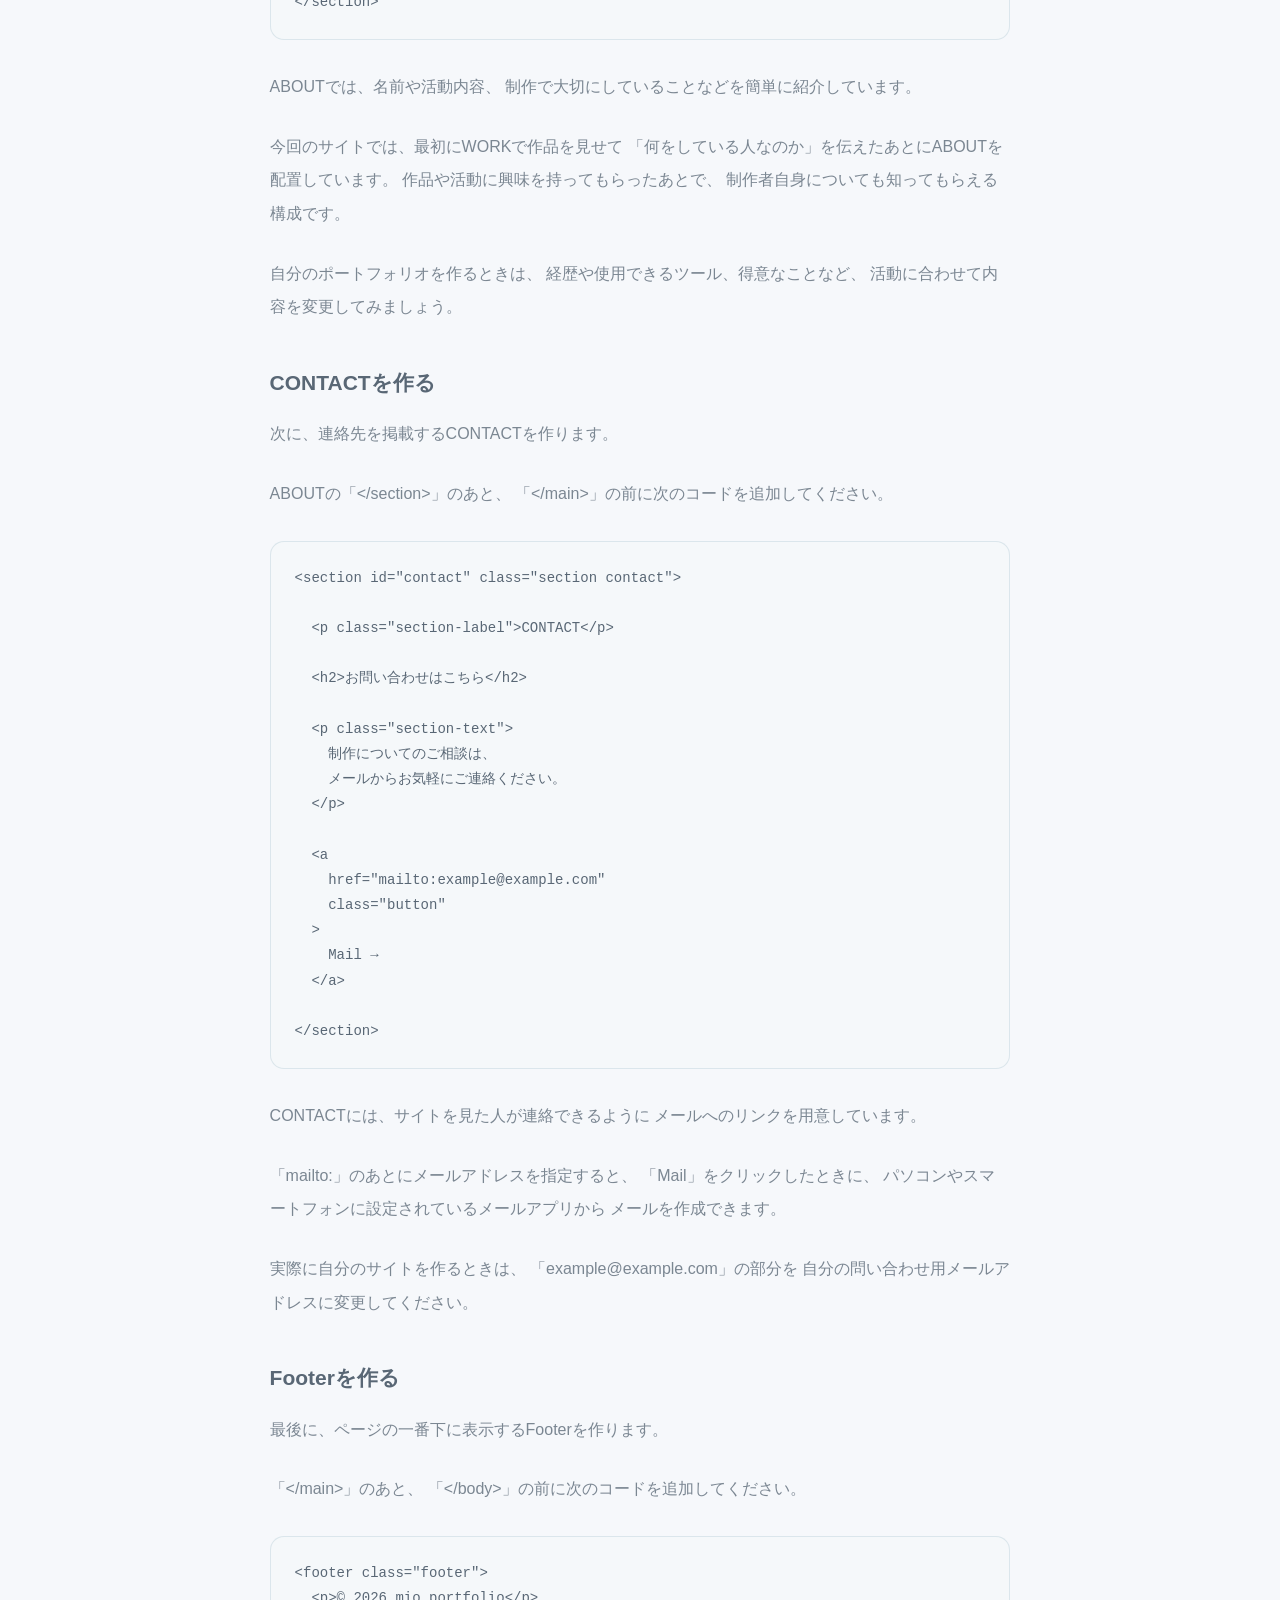
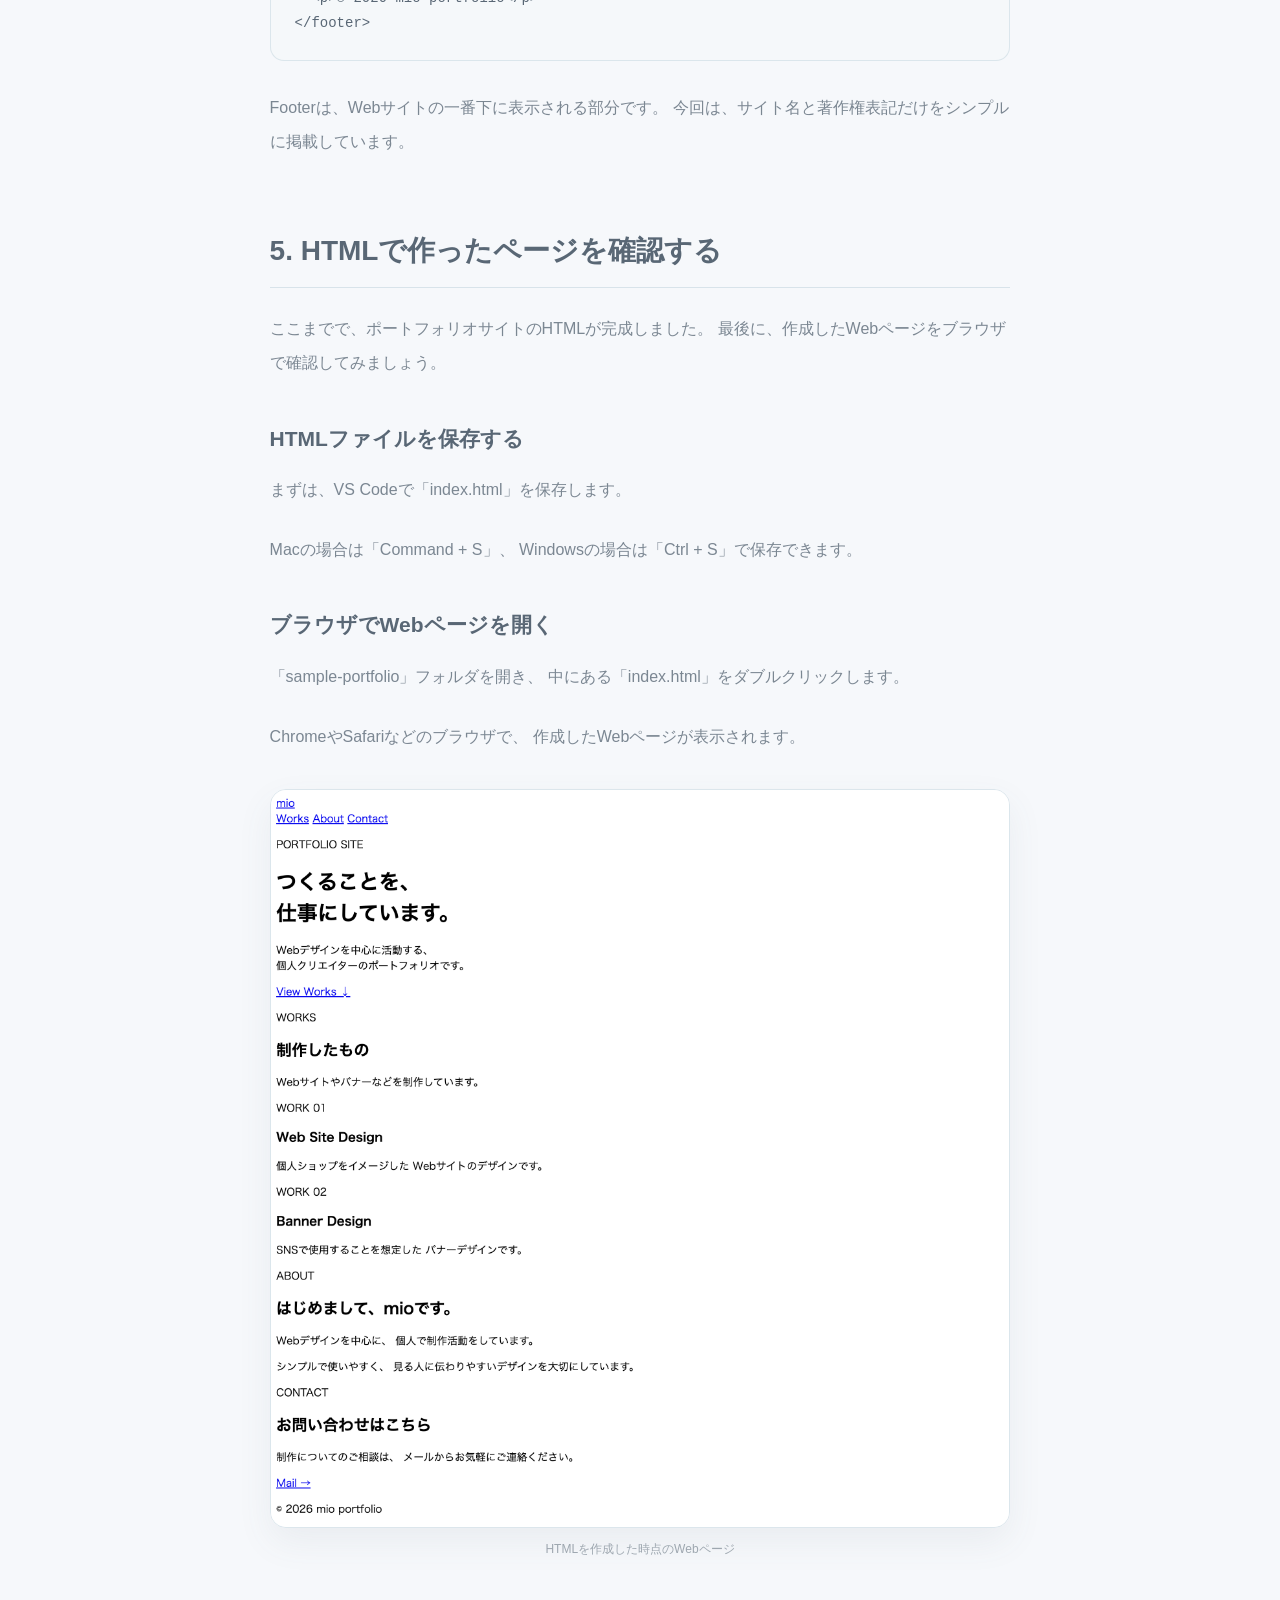
<file: html-website-howto-work-unified.html>
<!DOCTYPE html>
<html lang="ja">

<head>
  <meta charset="UTF-8">
  <meta name="viewport" content="width=device-width, initial-scale=1.0">

  <title>初心者向け｜HTML・CSSでWebサイトを作る方法【その１：HTML編】 | shizuki-studio</title>

<meta
  name="description"
  content="初心者向けに、VS Codeを使ってHTMLでWebサイトを作る方法を解説します。シンプルなポートフォリオサイトを実際に作りながら、HTMLの基本を学べます。"
>

<meta
  property="og:title"
  content="初心者向け｜HTMLでWebサイトを作る方法【VS Codeで実践・その１】 | shizuki-studio"
>

<meta
  property="og:description"
  content="VS Codeを使ってHTMLでWebサイトを作る方法を、初心者向けに実際のコードと一緒に紹介します。"
>

<meta property="og:type" content="article">

<meta
  property="og:url"
  content="https://shizuki-studio.netlify.app/articles/html-css-website-howto.html"
>

<meta
  property="og:image"
  content="https://shizuki-studio.netlify.app/images/ogp.png"
>

<meta property="og:site_name" content="shizuki-studio">

<meta name="twitter:card" content="summary_large_image">

<link
  rel="canonical"
  href="https://shizuki-studio.netlify.app/articles/html-css-website-howto.html"
>
<link rel="stylesheet" href="../style.css">
<link rel="icon" type="image/png" href="../images/favicon.png">
</head>

<body>

  <!-- HEADER -->
  <header class="header">

    <a href="../index.html" class="logo">
      <img src="../images/studio-icon.png" alt="" class="logo-icon">

      <div class="logo-text">
        <span class="logo-main">shizuki-studio</span>
        <span class="logo-sub">DIGITAL PRODUCT STUDIO</span>
      </div>
    </a>

    <nav class="nav">
      <a href="../index.html#products">Products</a>
      <a href="index.html">Articles</a>
      <a href="../index.html#about">About</a>
      <a href="../index.html#contact" class="nav-contact">Contact</a>
    </nav>

  </header>


  <!-- ARTICLE -->
  <main class="article-page">

    <article class="article">

      <!-- 記事ヘッダー -->
      <header class="article-header">

  <div class="article-meta">
    <span>WEB</span>
    <time datetime="2026-09-20">2026.09.20</time>
  </div>

  <h1>
  初心者向け｜HTML・CSSで<br>
  Webサイトを作る方法<br>
  【その１：HTML編】
</h1>

  <p class="article-lead">
  HTMLを使えば、Webサイトに表示する文章や見出し、
  リンクなどの内容を自分で作ることができます。
  この記事では、初めてWebサイトを作る方に向けて、
  Visual Studio Code（VS Code）を使いながら、
  シンプルなポートフォリオサイトのHTMLを実際に作っていきます。
</p>

  <div class="article-summary">

  <p class="article-summary-title">
    この記事でわかること
  </p>

  <ul>
    <li>
      <a href="#sample-site">この記事で作るWebサイト</a>
    </li>
    <li>
      <a href="#what-you-need">1. Webサイトを作るために必要なもの</a>
    </li>
    <li>
      <a href="#vscode">2. VS Codeを準備する</a>
    </li>
    <li>
      <a href="#create-folder">3. Webサイト用のフォルダを作る</a>
    </li>
    <li>
      <a href="#write-html">4. HTMLを書いてWebページを作る</a>
    </li>
    <li>
      <a href="#browser-check">5. HTMLで作ったページを確認する</a>
    </li>
  </ul>

</div>

</header>


      <!-- 記事本文 -->
      <div class="article-body">

  <h2 id="sample-site">この記事で作るWebサイト</h2>

<p>
  今回は、その１・その２の2つの記事を通して、
  シンプルな1ページのポートフォリオサイトを作ります。
</p>

<p>
  その１ではHTMLを使ってページの内容や基本構造を作り、
  その２ではCSSを追加してデザインを整えていきます。
</p>

<p>
  最終的に完成するサイトがこちらです。
</p>

<div class="article-screenshot">
  <img
    src="../images/sample-portfolio.png"
    alt="HTMLとCSSで作るポートフォリオサイトの完成イメージ"
  >
  <p class="article-image-caption" style="margin-bottom: 40px;">
  その１・その２を通して作成するポートフォリオサイトの完成イメージ
</p>

  <img
  src="../images/sample-portfolioHTML.png"
  alt="HTMLだけで作成したポートフォリオサイト"
  style="margin-top: 40px;"
>
  <p class="article-image-caption">
  その１で完成するHTMLだけのWebページ
</p>
</div>
  <p>
    サイトの構成は、次のようになります。
  </p>

  <div class="article-example">

    <p class="article-example-title">
      今回作るポートフォリオサイト
    </p>

    <div class="article-example-flow">
      <span>TOP</span>
      <span>↓</span>
      <span>WORK</span>
      <span>↓</span>
      <span>ABOUT</span>
      <span>↓</span>
      <span>CONTACT</span>
    </div>

  </div>

  <p>
  今回は、最初にWORKで作品を見せて
  「何を作っている人なのか」を伝え、
  そのあとにABOUTで制作者について紹介する構成にしています。
</p>

<p>
  ポートフォリオの目的によって必要な内容や順番は変わるため、
  自分の活動に合わせて変更してみてください。
</p>
       
<h2 id="what-you-need">1. Webサイトを作るために必要なもの</h2>

<p>
  HTMLとCSSでWebサイトを作るために、
  特別な機材や有料のソフトは必要ありません。
</p>

<p>
  今回は、次の3つを使ってWebサイトを作っていきます。
</p>

<div class="article-checklist">

  <p class="article-checklist-title">
    用意するもの
  </p>

  <ul>
  <li>パソコン（Windows・MacどちらでもOK）</li>
  <li>Google ChromeやSafariなどのWebブラウザ</li>
  <li>Visual Studio Code（VS Code）</li>
</ul>

</div>

<p>
  パソコンはWindows・Macのどちらでも問題ありません。
  今回使用するVS Codeは、どちらの環境でも利用できます。
</p>

<p>
  WebサイトのコードをVS Codeで編集し、
  作ったページをChromeやSafariなどのブラウザで開いて
  実際の表示を確認しながら制作していきます。
</p>

<p>
  この記事では、Webサイトの内容や構造を作るためのHTMLを使います。
  初めてコードを書く方でも進められるように、
  実際のコードを確認しながらひとつずつ作っていきます。
</p>

<p>
  記事内のコードはコピー＆ペーストして使うことができるので、
  コードをすべて自分で入力する必要はありません。
  まずはコードをコピーして実際に表示してみながら、
  少しずつHTMLの仕組みを知っていきましょう。
</p>

<h2 id="vscode">2. VS Codeを準備する</h2>

<p>
  Webサイトのコードを書くために、
  今回はVisual Studio Code（VS Code）というコードエディターを使用します。
</p>

<h3>VS Codeとは？</h3>

<p>
  VS Codeは、HTMLやCSSなどのコードを
  書いたり編集したりするために使えるコードエディターです。
</p>

<p>
  無料で利用でき、WindowsやMacに対応しているため、
  初めてWebサイトを作る方にも使いやすいツールです。
</p>

<h3>VS Codeをインストールする</h3>

<p>
  まずはVS Codeの公式サイトから、
  使用しているパソコンに合ったものをダウンロードします。
</p>

<p>
  <a
    href="https://code.visualstudio.com/"
    target="_blank"
    rel="noopener noreferrer"
  >
    Visual Studio Code 公式サイト →
  </a>
</p>

<p>
  ダウンロードしたファイルを開き、
  画面の案内に沿ってインストールを進めましょう。
</p>

<p>
  インストールが完了したらVS Codeを起動します。
  これでWebサイトを作る準備は完了です。
</p>

<h2 id="create-folder">3. Webサイト用のフォルダを作る</h2>

<p>
  VS Codeの準備ができたら、
  Webサイトで使用するファイルをまとめて保存するためのフォルダを作ります。
</p>

<p>
  今回は「sample-portfolio」という名前のフォルダを作ってみましょう。
  デスクトップなど、自分がわかりやすい場所に作成してください。
</p>

<h3>フォルダをVS Codeで開く</h3>

<p>
  VS Codeを起動したら、
  先ほど作成した「sample-portfolio」フォルダをVS Codeで開きます。
</p>

<p>
  Macの場合は、画面上部のメニューバーから
  「File」→「Open Folder...」を選択します。
</p>

<p>
  Windowsの場合は、VS Codeの画面上部にある
  「File」→「Open Folder...」を選択します。
</p>

<p>
  フォルダを選択する画面が表示されたら、
  作成した「sample-portfolio」フォルダを選んで開きます。
</p>

<div class="article-example">

  <p class="article-example-title">
    sample-portfolioの中身
  </p>

  <div class="article-file-tree">
    <span>sample-portfolio/</span>
    <span>├── index.html</span>
    <span>├── style.css</span>
    <span>└── images/</span>
  </div>

</div>

<h3>index.html</h3>

<p>
  Webページの内容や構造を書くためのファイルです。
  このファイルに見出しや文章、リンクなどを書いていきます。
</p>

<h3>style.css</h3>

<p>
  Webページのデザインを設定するためのファイルです。
  文字の大きさや色、余白、レイアウトなどをここで調整します。
</p>

<h3>imagesフォルダ</h3>

<p>
  Webサイトで使用する画像を保存するためのフォルダです。
  今回のサンプルでは画像を使わなくても制作できますが、
  自分の作品画像などを追加するときに使用できます。
</p>

<h2 id="write-html">4. HTMLを書いてWebページを作る</h2>

<p>
  ファイルの準備ができたら、
  「index.html」を使ってWebページの内容を作っていきます。
</p>

<p>
  HTMLでは、見出しや文章、リンクなどに
  「タグ」と呼ばれる記号を付けることで、
  ページの内容や構造をブラウザに伝えます。
</p>

<p>
  VS Codeで「index.html」を開いて、
  次のコードを入力してみましょう。
</p>

<h3>HTMLの基本部分を書く</h3>

<p>
  まずは、Webページの土台になるHTMLを書きます。
  「index.html」に次のコードを入力してください。
</p>

<pre><code>&lt;!DOCTYPE html&gt;
&lt;html lang="ja"&gt;

&lt;head&gt;
  &lt;meta charset="UTF-8"&gt;
  &lt;meta name="viewport" content="width=device-width, initial-scale=1.0"&gt;

  &lt;title&gt;mio portfolio&lt;/title&gt;

  &lt;link rel="stylesheet" href="style.css"&gt;
&lt;/head&gt;

&lt;body&gt;

&lt;/body&gt;

&lt;/html&gt;</code></pre>

<p>
  HTMLでは、基本的に「&lt; &gt;」で囲まれた
  「タグ」を使ってページの構造を作ります。
</p>

<p>
  今回のコードでは、
  「head」の中にページのタイトルや文字コード、
  CSSファイルなどの設定を書き、
  「body」の中に実際にブラウザへ表示する内容を書いていきます。
</p>

<p>
  「link」では、先ほど作成した「style.css」を
  このHTMLから読み込むように設定しています。
  あとでCSSを書いたときに、ここで設定したファイルのデザインが
  Webページに反映されます。
</p>

<p>
  今の段階ですべてのタグの意味を覚える必要はありません。
  実際にページを作りながら、
  少しずつHTMLの構造を確認していきましょう。
</p>

<h3>HeaderとHeroを作る</h3>

<p>
  次に、Webページに実際に表示する内容を作っていきます。
</p>

<p>
  先ほど作ったHTMLの「&lt;body&gt;」と「&lt;/body&gt;」の間に、
  次のコードを追加してください。
</p>

<pre><code>&lt;header class="header"&gt;

  &lt;a href="#" class="logo"&gt;
    mio
  &lt;/a&gt;

  &lt;nav class="nav"&gt;
    &lt;a href="#works"&gt;WORK&lt;/a&gt;
    &lt;a href="#about"&gt;ABOUT&lt;/a&gt;
    &lt;a href="#contact"&gt;CONTACT&lt;/a&gt;
  &lt;/nav&gt;

&lt;/header&gt;


&lt;main&gt;

  &lt;section class="hero"&gt;

    &lt;p class="hero-label"&gt;
      PORTFOLIO SITE
    &lt;/p&gt;

    &lt;h1&gt;
      つくることを、&lt;br&gt;
      仕事にしています。
    &lt;/h1&gt;

    &lt;p class="hero-text"&gt;
      Webデザインを中心に活動する、&lt;br&gt;
      個人クリエイターのポートフォリオです。
    &lt;/p&gt;

    &lt;a href="#works" class="button"&gt;
      View WORK ↓
    &lt;/a&gt;

  &lt;/section&gt;

&lt;/main&gt;</code></pre>

<p>
  「header」には、サイト名とページ内を移動するための
  ナビゲーションを配置しています。
</p>

<p>
  「main」は、そのページの中心となる内容をまとめるためのタグです。
  今回はこの中に、WORK、ABOUT、CONTACTも順番に追加していきます。
</p>

<p>
  最初に表示されるHeroには、
  サイトを訪れた人に「何をしている人なのか」が伝わるように、
  簡単な活動内容とWORKへのリンクを配置しています。
</p>

<h3>WORKを作る</h3>

<p>
  次に、制作した作品を紹介するWORKを作ります。
</p>

<p>
  先ほど作ったHeroの「&lt;/section&gt;」のあと、
  「&lt;/main&gt;」の前に次のコードを追加してください。
</p>

<pre><code>&lt;section id="works" class="section works"&gt;

  &lt;p class="section-label"&gt;WORK&lt;/p&gt;

  &lt;h2&gt;制作したもの&lt;/h2&gt;

  &lt;p class="section-text"&gt;
    Webサイトやバナーなどを制作しています。
  &lt;/p&gt;

  &lt;div class="works-grid"&gt;

    &lt;article class="work-card"&gt;

      &lt;div class="work-image"&gt;
        &lt;span&gt;WORK 01&lt;/span&gt;
      &lt;/div&gt;

      &lt;h3&gt;Web Site Design&lt;/h3&gt;

      &lt;p&gt;
        個人ショップをイメージした
        Webサイトのデザインです。
      &lt;/p&gt;

    &lt;/article&gt;


    &lt;article class="work-card"&gt;

      &lt;div class="work-image"&gt;
        &lt;span&gt;WORK 02&lt;/span&gt;
      &lt;/div&gt;

      &lt;h3&gt;Banner Design&lt;/h3&gt;

      &lt;p&gt;
        SNSで使用することを想定した
        バナーデザインです。
      &lt;/p&gt;

    &lt;/article&gt;

  &lt;/div&gt;

&lt;/section&gt;</code></pre>

<p>
  「section」は、ページの内容をテーマごとにまとめるために使用します。
  今回はWORK全体をひとつのsectionとして作っています。
</p>

<p>
  その中にある「article」は、
  それぞれの作品をひとつのまとまりとして表しています。
  今回はWebサイトとバナーの2つの作品を用意しました。
</p>

<p>
  「id="works"」を設定しているため、
  Headerの「WORK」やHeroの「View WORK」をクリックすると、
  このWORKまで移動できるようになります。
</p>

<p>
  今は作品画像の代わりに「WORK 01」「WORK 02」と表示しています。
  自分のポートフォリオを作るときは、
  あとから実際の作品画像に変更することもできます。
</p>

<h3>ABOUTを作る</h3>

<p>
  次に、自分について紹介するABOUTを作ります。
</p>

<p>
  WORKの「&lt;/section&gt;」のあと、
  「&lt;/main&gt;」の前に次のコードを追加してください。
</p>

<pre><code>&lt;section id="about" class="section about"&gt;

  &lt;p class="section-label"&gt;ABOUT&lt;/p&gt;

  &lt;h2&gt;はじめまして、mioです。&lt;/h2&gt;

  &lt;p class="about-text"&gt;
    Webデザインを中心に、
    個人で制作活動をしています。
  &lt;/p&gt;

  &lt;p class="about-text"&gt;
    シンプルで使いやすく、
    見る人に伝わりやすいデザインを大切にしています。
  &lt;/p&gt;

&lt;/section&gt;</code></pre>

<p>
  ABOUTでは、名前や活動内容、
  制作で大切にしていることなどを簡単に紹介しています。
</p>

<p>
  今回のサイトでは、最初にWORKで作品を見せて
  「何をしている人なのか」を伝えたあとにABOUTを配置しています。
  作品や活動に興味を持ってもらったあとで、
  制作者自身についても知ってもらえる構成です。
</p>

<p>
  自分のポートフォリオを作るときは、
  経歴や使用できるツール、得意なことなど、
  活動に合わせて内容を変更してみましょう。
</p>

<h3>CONTACTを作る</h3>

<p>
  次に、連絡先を掲載するCONTACTを作ります。
</p>

<p>
  ABOUTの「&lt;/section&gt;」のあと、
  「&lt;/main&gt;」の前に次のコードを追加してください。
</p>

<pre><code>&lt;section id="contact" class="section contact"&gt;

  &lt;p class="section-label"&gt;CONTACT&lt;/p&gt;

  &lt;h2&gt;お問い合わせはこちら&lt;/h2&gt;

  &lt;p class="section-text"&gt;
    制作についてのご相談は、
    メールからお気軽にご連絡ください。
  &lt;/p&gt;

  &lt;a
    href="mailto:example@example.com"
    class="button"
  &gt;
    Mail →
  &lt;/a&gt;

&lt;/section&gt;</code></pre>

<p>
  CONTACTには、サイトを見た人が連絡できるように
  メールへのリンクを用意しています。
</p>

<p>
  「mailto:」のあとにメールアドレスを指定すると、
  「Mail」をクリックしたときに、
  パソコンやスマートフォンに設定されているメールアプリから
  メールを作成できます。
</p>

<p>
  実際に自分のサイトを作るときは、
  「example@example.com」の部分を
  自分の問い合わせ用メールアドレスに変更してください。
</p>

<h3>Footerを作る</h3>

<p>
  最後に、ページの一番下に表示するFooterを作ります。
</p>

<p>
  「&lt;/main&gt;」のあと、
  「&lt;/body&gt;」の前に次のコードを追加してください。
</p>

<pre><code>&lt;footer class="footer"&gt;
  &lt;p&gt;© 2026 mio portfolio&lt;/p&gt;
&lt;/footer&gt;</code></pre>

<p>
  Footerは、Webサイトの一番下に表示される部分です。
  今回は、サイト名と著作権表記だけをシンプルに掲載しています。
</p>

<h2 id="browser-check">5. HTMLで作ったページを確認する</h2>

<p>
  ここまでで、ポートフォリオサイトのHTMLが完成しました。
  最後に、作成したWebページをブラウザで確認してみましょう。
</p>

<h3>HTMLファイルを保存する</h3>

<p>
  まずは、VS Codeで「index.html」を保存します。
</p>

<p>
  Macの場合は「Command + S」、
  Windowsの場合は「Ctrl + S」で保存できます。
</p>

<h3>ブラウザでWebページを開く</h3>

<p>
  「sample-portfolio」フォルダを開き、
  中にある「index.html」をダブルクリックします。
</p>

<p>
  ChromeやSafariなどのブラウザで、
  作成したWebページが表示されます。
</p>

<div class="article-screenshot">
  <img
    src="../images/sample-portfolioHTML.png"
    alt="HTMLだけで作成したポートフォリオサイト"
  >
  <p class="article-image-caption">
    HTMLを作成した時点のWebページ
  </p>
</div>

<h3>表示とリンクを確認する</h3>

<p>
  ブラウザでページを開いたら、
  次の内容が表示されているか確認してみましょう。
</p>

<div class="article-checklist">
  <p class="article-checklist-title">
    確認すること
  </p>

  <ul>
    <li>サイト名とメインの見出しが表示されている</li>
    <li>WORK・ABOUT・CONTACTの内容が表示されている</li>
    <li>ナビゲーションのリンクで各セクションへ移動できる</li>
    <li>「View WORK」からWORKへ移動できる</li>
  </ul>
</div>

<p>
  HTMLだけでも、見出しや文章、リンクなどの内容は
  ブラウザに表示されます。
</p>

<p>
  ただし、この段階ではまだデザインを設定していないため、
  文字やリンクが並んだシンプルな見た目になっています。
</p>

<p>
  表示に問題がなければ、HTML編はこれで完成です。
</p>

<h2 id="next">次はCSSでデザインを整えよう</h2>

<p>
  ここまでで、HTMLを使ってポートフォリオサイトの
  内容と基本的な構造を作ることができました。
</p>

<p>
  HTMLだけでもWebページとして表示できますが、
  この段階ではまだ文字やリンクが並んだシンプルな見た目です。
</p>

<p>
  次の記事では、今回作ったHTMLにCSSを追加して、
  文字の大きさや色、余白、レイアウトなどを整えていきます。
</p>

<p>
  WORKをカードとして横に並べたり、
  Heroに背景色を付けたり、
  スマートフォンでも見やすくしたりしながら、
  ポートフォリオサイトのデザインを完成させていきましょう。
</p>

<div class="article-next">
  <a href="css-website-howto.html" class="button">
    次の記事｜CSSでデザインを整える →
  </a>
</div>
        
<h2 id="portfolio-template">自分で作るのが難しいときは</h2>

<p>
  ポートフォリオサイトは自分で作ることもできますが、
  HTMLやCSSを一から書いたり、デザインやページ構成を考えたりするには
  ある程度の時間が必要です。
</p>

<p>
  「自分のサイトはほしいけれど、どこから作ればいいかわからない」
  「デザインを一から考えるのが難しい」という場合は、
  ポートフォリオ用のテンプレートを使う方法もあります。
</p>

<p>
  テンプレートを使えば、あらかじめ用意されたページをもとに、
  プロフィールや作品、文章、画像などを自分の内容に変更しながら
  サイトを作ることができます。
</p>

<h3>テンプレートを使って、自分のサイトを作る</h3>

<p>
  shizuki-studioでは、
  HTMLとCSSで作られたポートフォリオサイトのテンプレートを
  用意しています。
</p>

<p>
  ファイルの編集方法からWeb上に公開するまでの手順をまとめた
  説明書も付属しているため、
  初めて自分のWebサイトを作る方にも使っていただけます。
</p>

<p>
  自分の活動をまとめる場所がほしいと思ったら、
  まずは小さなサイトから作ってみてください。
  作品や活動と一緒に少しずつ更新していけば、
  自分らしいポートフォリオサイトに育てていくことができます。
</p>

      </div>


      <!-- 商品導線 -->
      <aside class="article-product">

  <div class="article-product-content">

    <p class="article-product-label">
      PORTFOLIO TEMPLATE
    </p>

    <h2>
      すぐに使える<br>
      ポートフォリオテンプレート
    </h2>

    <p>
      shizuki-studioでは、HTMLとCSSを編集して使える
      シンプルなポートフォリオサイトのテンプレートを販売しています。
    </p>

    <a
      href="https://shizuki-studio.booth.pm/items/8751640"
      target="_blank"
      rel="noopener noreferrer"
      class="button"
    >
      商品を見る
    </a>

  </div>

  <div class="article-product-image">
    <img
      src="../images/portfolio-template.png"
      alt="shizuki-studio ポートフォリオテンプレート"
    >
  </div>

</aside>


      <!-- 記事一覧へ -->
      <div class="article-back">
        <a href="index.html">← Articlesへ戻る</a>
      </div>

    </article>

  </main>


  <!-- FOOTER -->
  <footer class="footer">

    <div class="footer-brand">
      <img src="../images/studio-icon.png" alt="" class="footer-logo-icon">

      <div class="footer-logo-text">
        <span class="footer-logo-main">shizuki-studio</span>
        <span class="footer-logo-sub">DIGITAL PRODUCT STUDIO</span>
      </div>
    </div>

    <p class="copyright">© 2026 shizuki-studio</p>

  </footer>

</body>
</html>
</file>
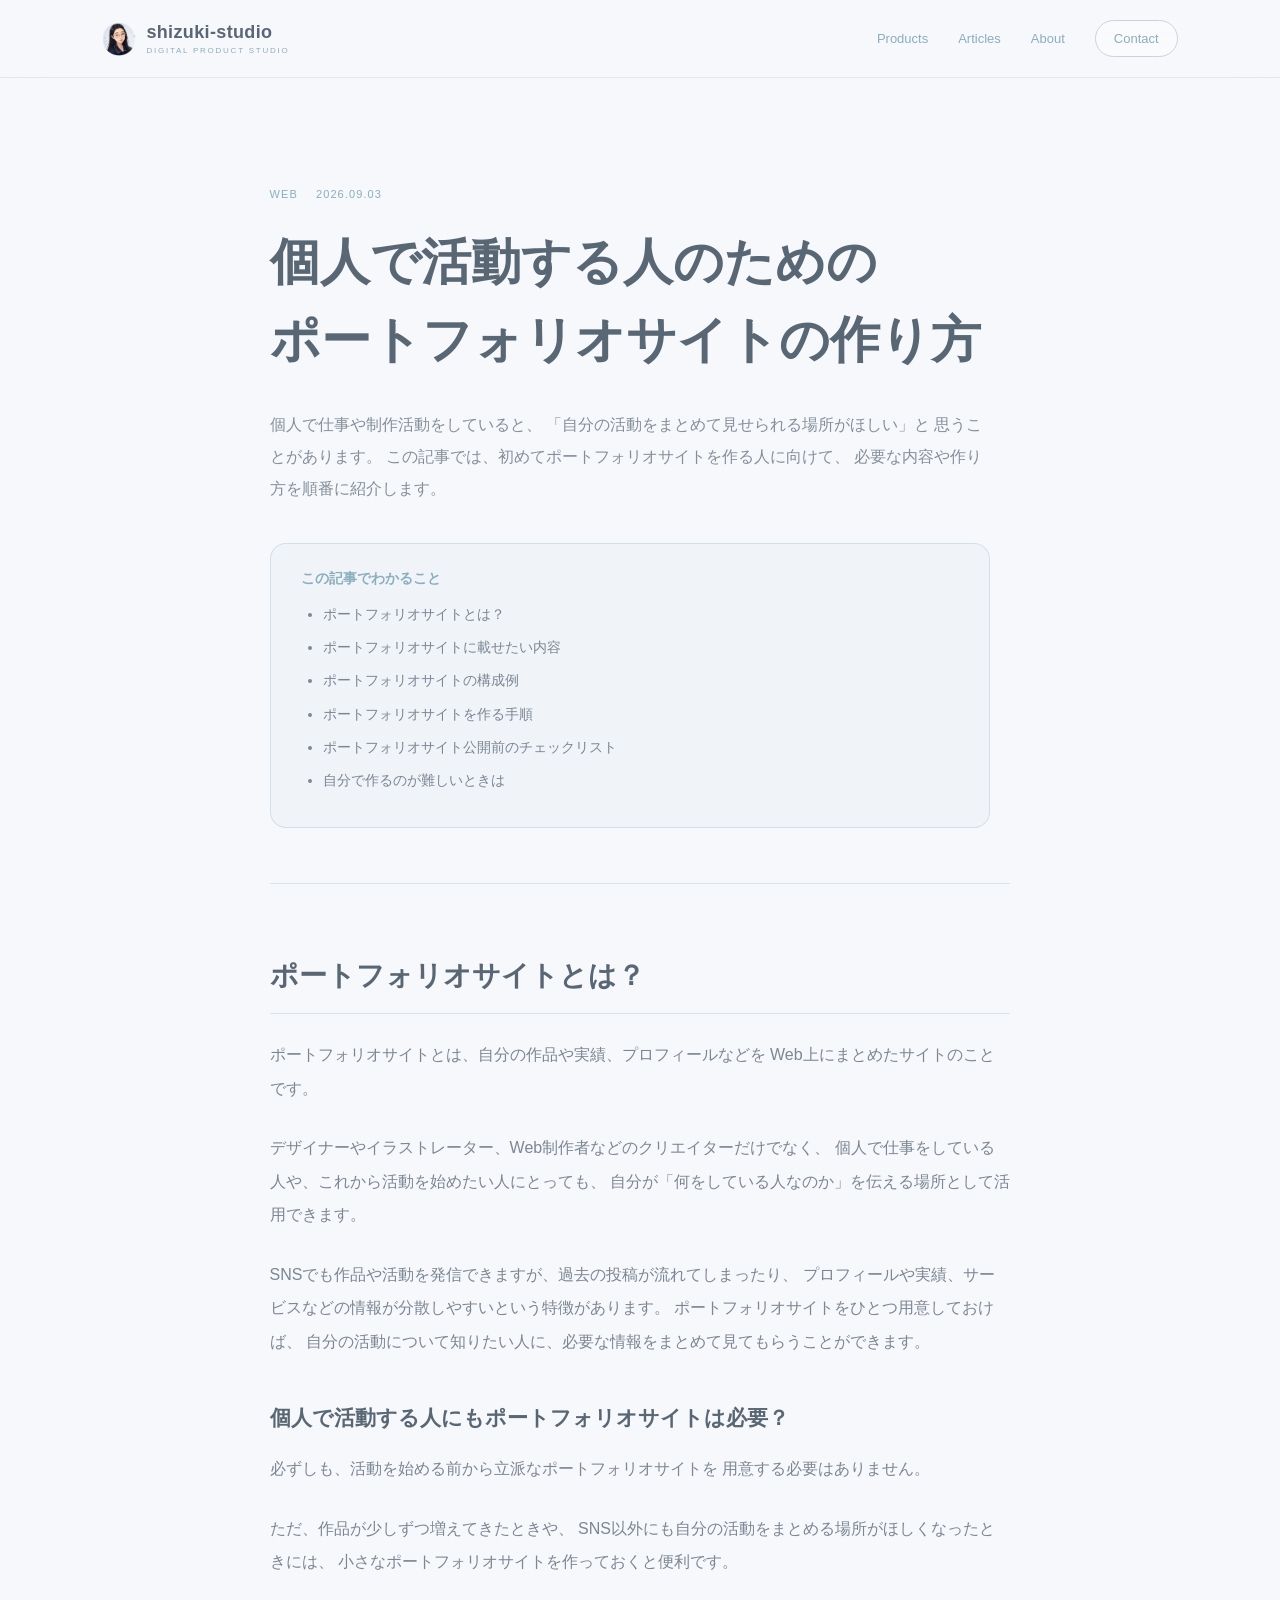
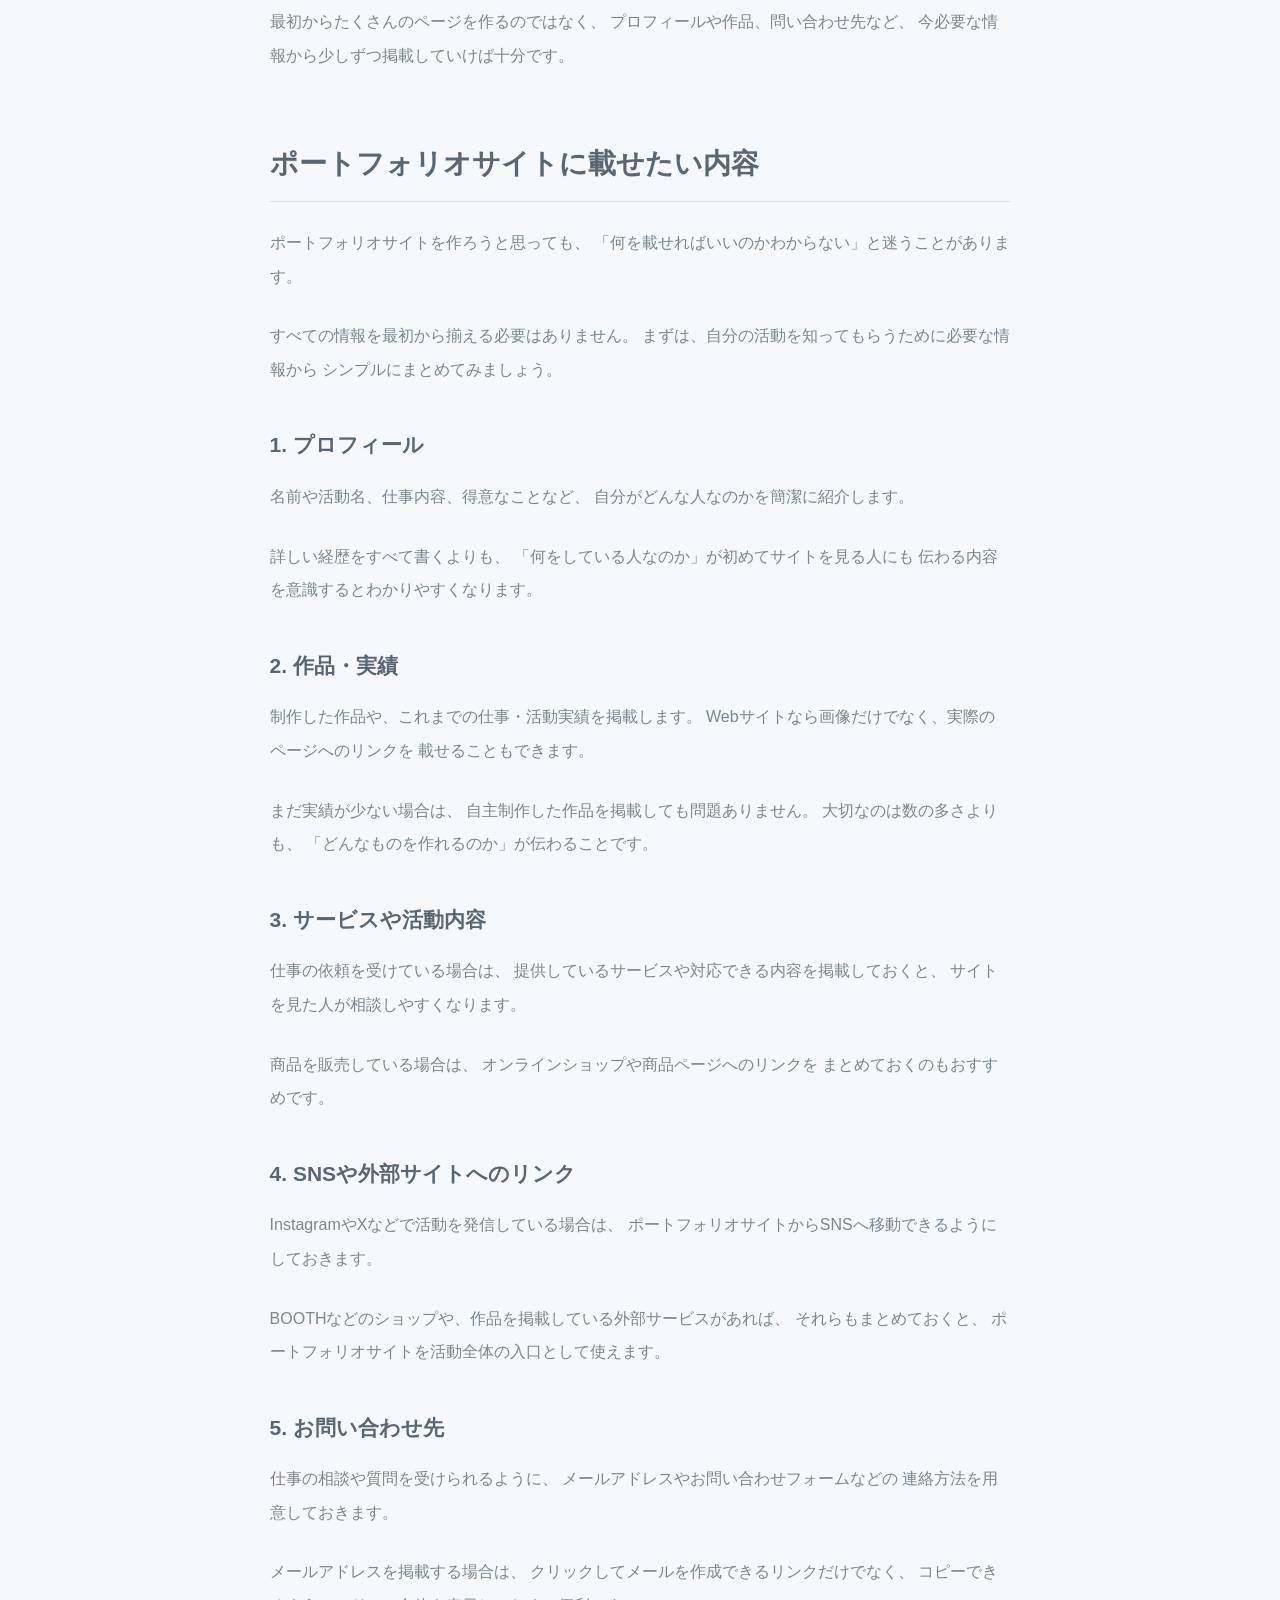
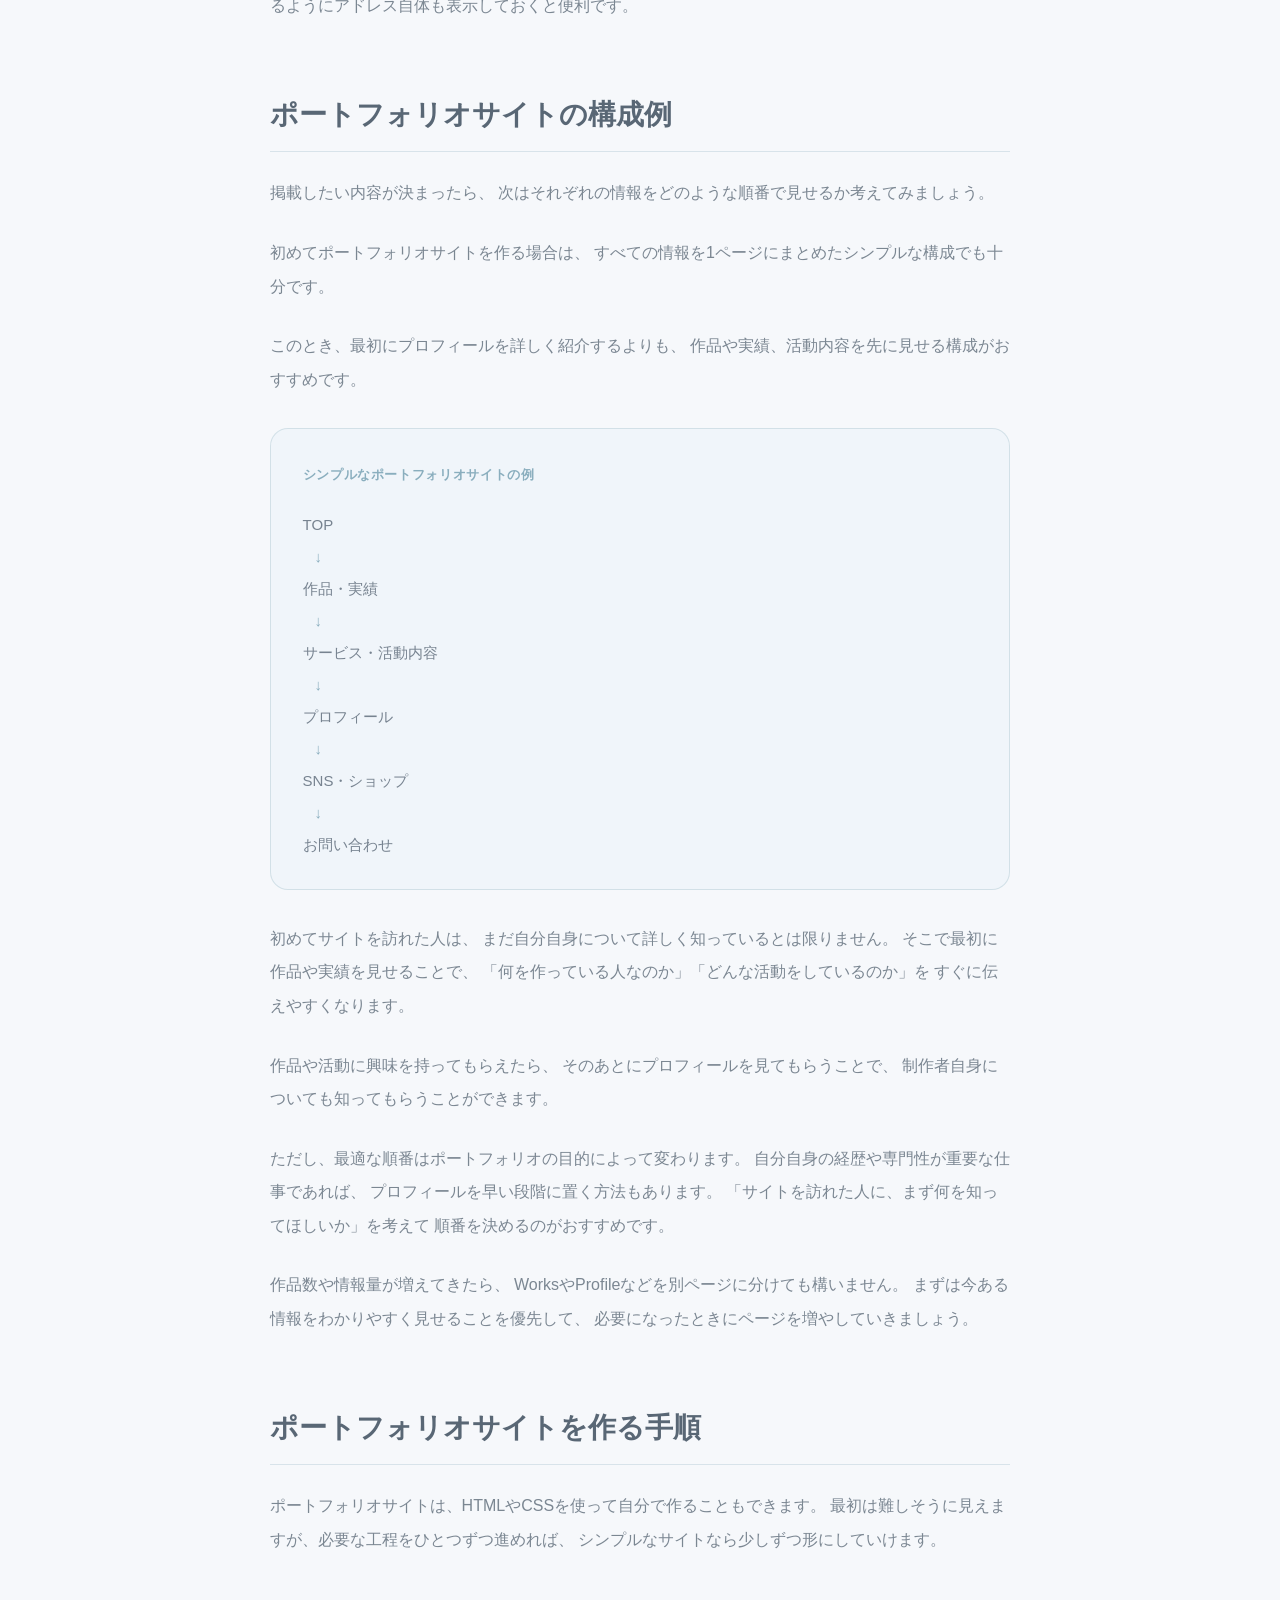
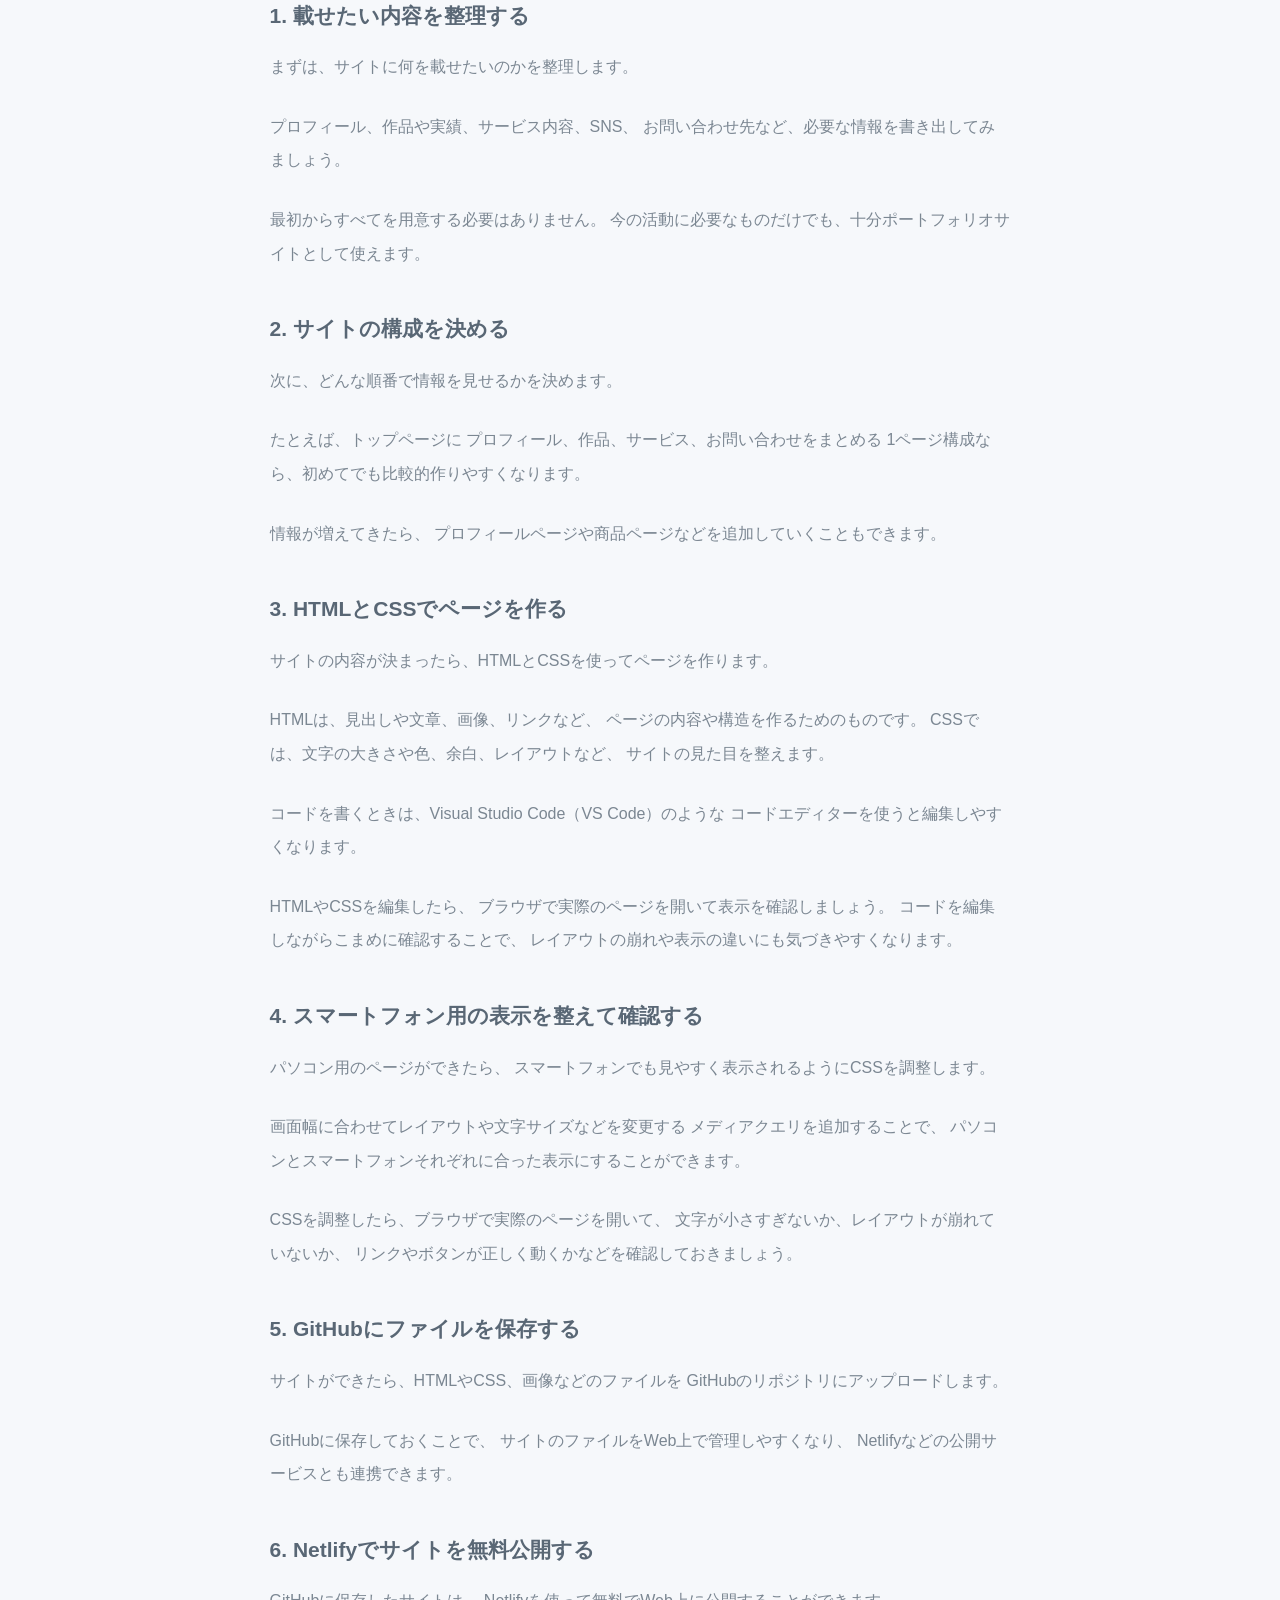
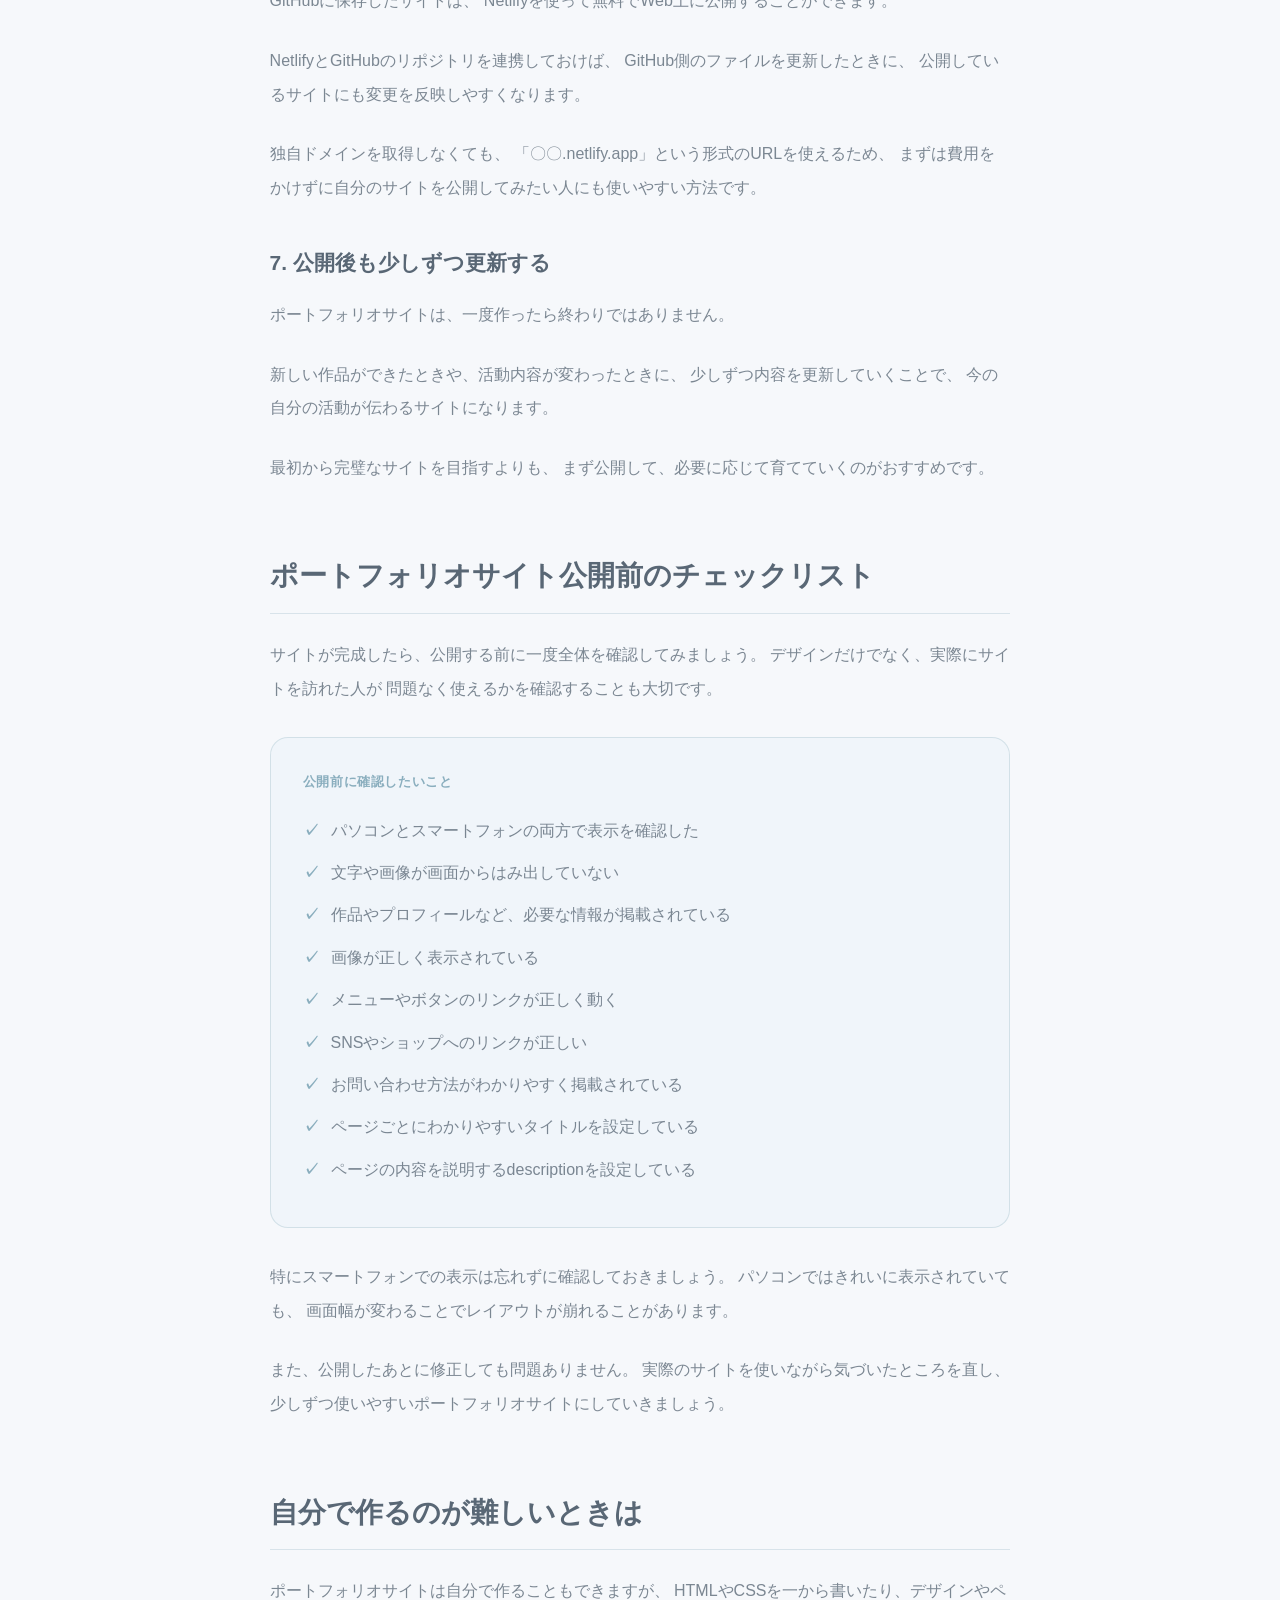
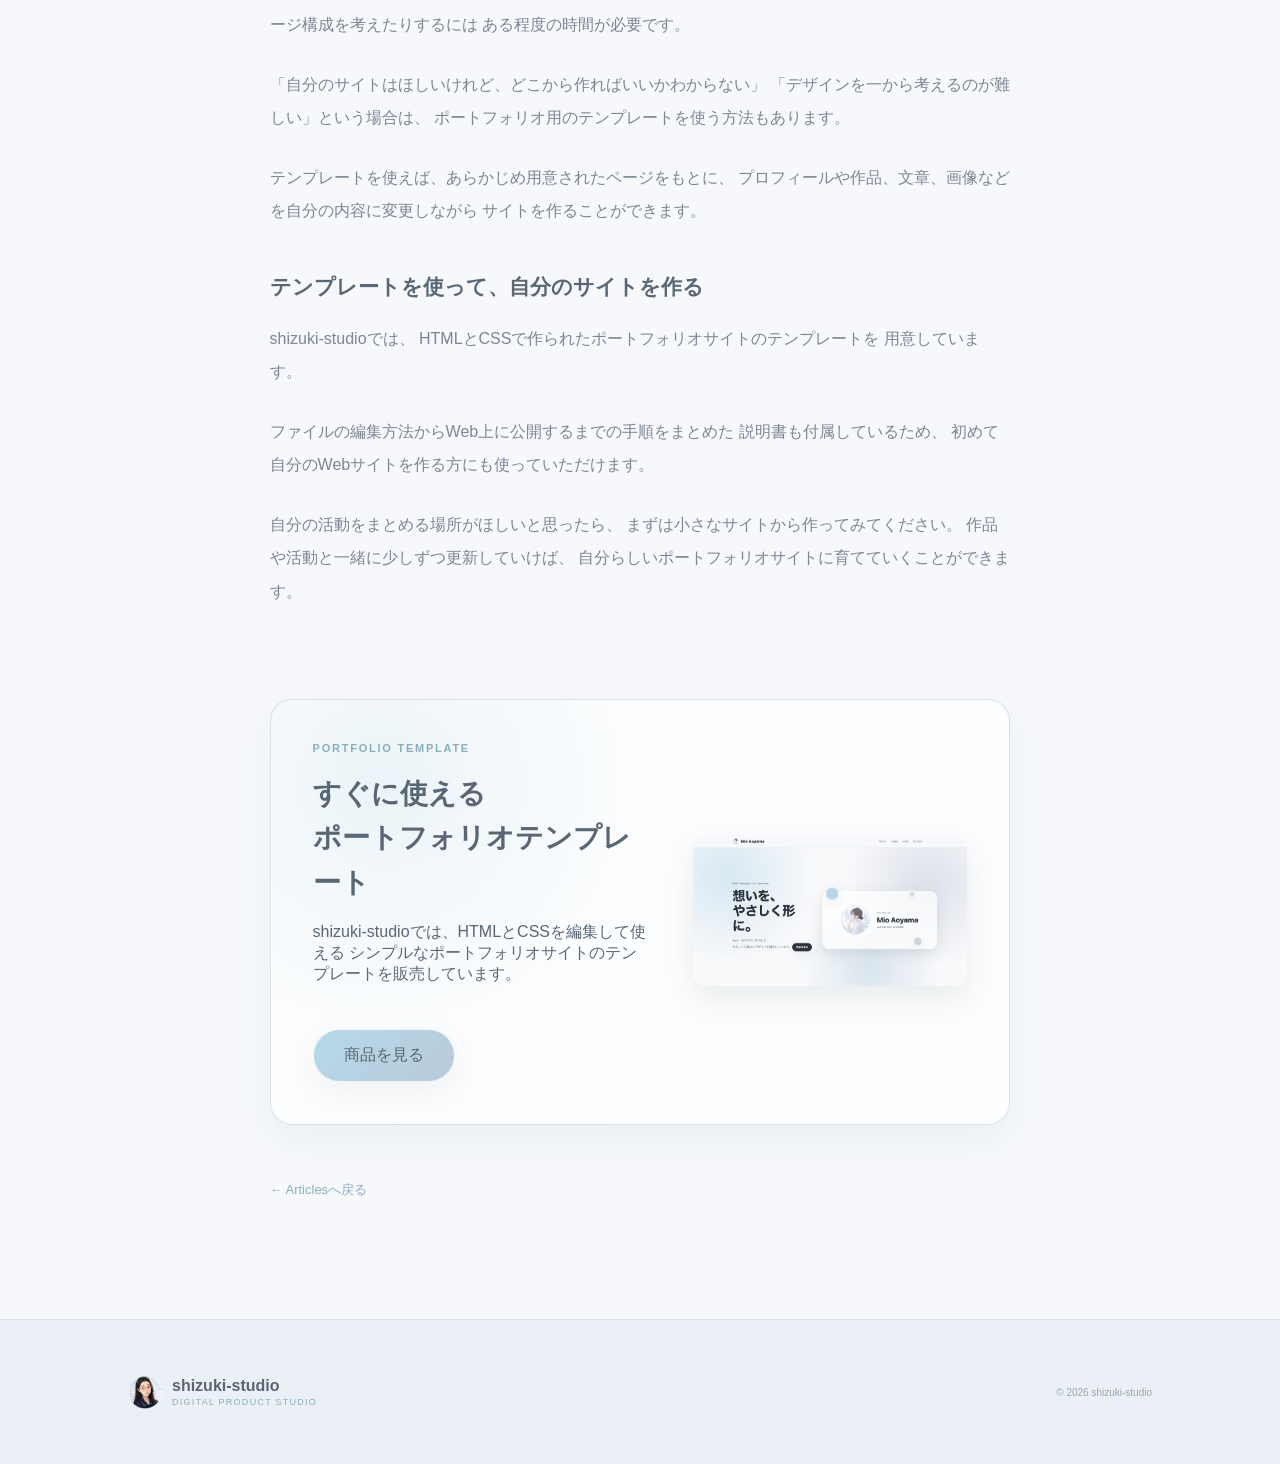
<file: portfolio-site-howto.html>
<!DOCTYPE html>
<html lang="ja">

<head>
  <meta charset="UTF-8">
  <meta name="viewport" content="width=device-width, initial-scale=1.0">

  <title>個人で活動する人のためのポートフォリオサイトの作り方 | shizuki-studio</title>

  <meta
    name="description"
    content="個人で活動するクリエイターや個人事業主に向けて、ポートフォリオサイトの作り方をわかりやすく紹介します。必要な内容やページ構成、公開までの流れをまとめました。"
  >
<meta
  property="og:title"
  content="個人で活動する人のためのポートフォリオサイトの作り方 | shizuki-studio"
>

<meta
  property="og:description"
  content="個人で活動するクリエイターや個人事業主に向けて、ポートフォリオサイトに必要な内容やページ構成、制作から無料公開までの流れを紹介します。"
>

<meta property="og:type" content="article">

<meta
  property="og:url"
  content="https://shizuki-studio.netlify.app/articles/portfolio-site-howto.html"
>

<meta
  property="og:image"
  content="https://shizuki-studio.netlify.app/images/ogp.png"
>

<meta property="og:site_name" content="shizuki-studio">

<meta name="twitter:card" content="summary_large_image">
  <link rel="stylesheet" href="../style.css">
  <link rel="icon" type="image/png" href="../images/favicon.png">
  <link
  rel="canonical"
  href="https://shizuki-studio.netlify.app/articles/portfolio-site-howto.html"
>
</head>

<body>
  <!-- HEADER -->
  <header class="header">

    <a href="../index.html" class="logo">
      <img src="../images/studio-icon.png" alt="" class="logo-icon">

      <div class="logo-text">
        <span class="logo-main">shizuki-studio</span>
        <span class="logo-sub">DIGITAL PRODUCT STUDIO</span>
      </div>
    </a>

    <nav class="nav">
      <a href="../index.html#products">Products</a>
      <a href="index.html">Articles</a>
      <a href="../index.html#about">About</a>
      <a href="../index.html#contact" class="nav-contact">Contact</a>
    </nav>

  </header>


  <!-- ARTICLE -->
  <main class="article-page">

    <article class="article">

      <!-- 記事ヘッダー -->
      <header class="article-header">

        <div class="article-meta">
          <span>WEB</span>
          <time datetime="2026-09-03">2026.09.03</time>
        </div>

        <h1>
          個人で活動する人のための<br>
          ポートフォリオサイトの作り方
        </h1>

        <p class="article-lead">
          個人で仕事や制作活動をしていると、
          「自分の活動をまとめて見せられる場所がほしい」と
          思うことがあります。
          この記事では、初めてポートフォリオサイトを作る人に向けて、
          必要な内容や作り方を順番に紹介します。
        </p>
<div class="article-summary">

  <p class="article-summary-title">
    この記事でわかること
  </p>

  <ul>
    <li>
      <a href="#what-is-portfolio">
        ポートフォリオサイトとは？
      </a>
    </li>

    <li>
      <a href="#portfolio-content">
        ポートフォリオサイトに載せたい内容
      </a>
    </li>

    <li>
      <a href="#portfolio-structure">
        ポートフォリオサイトの構成例
      </a>
    </li>

    <li>
      <a href="#portfolio-steps">
        ポートフォリオサイトを作る手順
      </a>
    </li>

    <li>
      <a href="#portfolio-checklist">
        ポートフォリオサイト公開前のチェックリスト
      </a>
    </li>

    <li>
      <a href="#portfolio-template">
        自分で作るのが難しいときは
      </a>
    </li>
  </ul>

</div>
      </header>


      <!-- 記事本文 -->
      <div class="article-body">

        <h2 id="what-is-portfolio">ポートフォリオサイトとは？</h2>


<p>
  ポートフォリオサイトとは、自分の作品や実績、プロフィールなどを
  Web上にまとめたサイトのことです。
</p>

<p>
  デザイナーやイラストレーター、Web制作者などのクリエイターだけでなく、
  個人で仕事をしている人や、これから活動を始めたい人にとっても、
  自分が「何をしている人なのか」を伝える場所として活用できます。
</p>

<p>
  SNSでも作品や活動を発信できますが、過去の投稿が流れてしまったり、
  プロフィールや実績、サービスなどの情報が分散しやすいという特徴があります。
  ポートフォリオサイトをひとつ用意しておけば、
  自分の活動について知りたい人に、必要な情報をまとめて見てもらうことができます。
</p>

<h3>個人で活動する人にもポートフォリオサイトは必要？</h3>

<p>
  必ずしも、活動を始める前から立派なポートフォリオサイトを
  用意する必要はありません。
</p>

<p>
  ただ、作品が少しずつ増えてきたときや、
  SNS以外にも自分の活動をまとめる場所がほしくなったときには、
  小さなポートフォリオサイトを作っておくと便利です。
</p>

<p>
  最初からたくさんのページを作るのではなく、
  プロフィールや作品、問い合わせ先など、
  今必要な情報から少しずつ掲載していけば十分です。
</p>


        <h2 id="portfolio-content">ポートフォリオサイトに載せたい内容</h2>

<p>
  ポートフォリオサイトを作ろうと思っても、
  「何を載せればいいのかわからない」と迷うことがあります。
</p>

<p>
  すべての情報を最初から揃える必要はありません。
  まずは、自分の活動を知ってもらうために必要な情報から
  シンプルにまとめてみましょう。
</p>

<h3>1. プロフィール</h3>

<p>
  名前や活動名、仕事内容、得意なことなど、
  自分がどんな人なのかを簡潔に紹介します。
</p>

<p>
  詳しい経歴をすべて書くよりも、
  「何をしている人なのか」が初めてサイトを見る人にも
  伝わる内容を意識するとわかりやすくなります。
</p>


<h3>2. 作品・実績</h3>

<p>
  制作した作品や、これまでの仕事・活動実績を掲載します。
  Webサイトなら画像だけでなく、実際のページへのリンクを
  載せることもできます。
</p>

<p>
  まだ実績が少ない場合は、
  自主制作した作品を掲載しても問題ありません。
  大切なのは数の多さよりも、
  「どんなものを作れるのか」が伝わることです。
</p>


<h3>3. サービスや活動内容</h3>

<p>
  仕事の依頼を受けている場合は、
  提供しているサービスや対応できる内容を掲載しておくと、
  サイトを見た人が相談しやすくなります。
</p>

<p>
  商品を販売している場合は、
  オンラインショップや商品ページへのリンクを
  まとめておくのもおすすめです。
</p>


<h3>4. SNSや外部サイトへのリンク</h3>

<p>
  InstagramやXなどで活動を発信している場合は、
  ポートフォリオサイトからSNSへ移動できるようにしておきます。
</p>

<p>
  BOOTHなどのショップや、作品を掲載している外部サービスがあれば、
  それらもまとめておくと、
  ポートフォリオサイトを活動全体の入口として使えます。
</p>


<h3>5. お問い合わせ先</h3>

<p>
  仕事の相談や質問を受けられるように、
  メールアドレスやお問い合わせフォームなどの
  連絡方法を用意しておきます。
</p>

<p>
  メールアドレスを掲載する場合は、
  クリックしてメールを作成できるリンクだけでなく、
  コピーできるようにアドレス自体も表示しておくと便利です。
</p>

<h2 id="portfolio-structure">ポートフォリオサイトの構成例</h2>

<p>
  掲載したい内容が決まったら、
  次はそれぞれの情報をどのような順番で見せるか考えてみましょう。
</p>

<p>
  初めてポートフォリオサイトを作る場合は、
  すべての情報を1ページにまとめたシンプルな構成でも十分です。
</p>

<p>
  このとき、最初にプロフィールを詳しく紹介するよりも、
  作品や実績、活動内容を先に見せる構成がおすすめです。
</p>

<div class="article-example">

  <p class="article-example-title">
    シンプルなポートフォリオサイトの例
  </p>

  <div class="article-example-flow">
    <span>TOP</span>
    <span>↓</span>
    <span>作品・実績</span>
    <span>↓</span>
    <span>サービス・活動内容</span>
    <span>↓</span>
    <span>プロフィール</span>
    <span>↓</span>
    <span>SNS・ショップ</span>
    <span>↓</span>
    <span>お問い合わせ</span>
  </div>

</div>

<p>
  初めてサイトを訪れた人は、
  まだ自分自身について詳しく知っているとは限りません。
  そこで最初に作品や実績を見せることで、
  「何を作っている人なのか」「どんな活動をしているのか」を
  すぐに伝えやすくなります。
</p>

<p>
  作品や活動に興味を持ってもらえたら、
  そのあとにプロフィールを見てもらうことで、
  制作者自身についても知ってもらうことができます。
</p>

<p>
  ただし、最適な順番はポートフォリオの目的によって変わります。
  自分自身の経歴や専門性が重要な仕事であれば、
  プロフィールを早い段階に置く方法もあります。
  「サイトを訪れた人に、まず何を知ってほしいか」を考えて
  順番を決めるのがおすすめです。
</p>

<p>
  作品数や情報量が増えてきたら、
  WorksやProfileなどを別ページに分けても構いません。
  まずは今ある情報をわかりやすく見せることを優先して、
  必要になったときにページを増やしていきましょう。
</p>
       
<h2 id="portfolio-steps">ポートフォリオサイトを作る手順</h2>

<p>
  ポートフォリオサイトは、HTMLやCSSを使って自分で作ることもできます。
  最初は難しそうに見えますが、必要な工程をひとつずつ進めれば、
  シンプルなサイトなら少しずつ形にしていけます。
</p>


<h3>1. 載せたい内容を整理する</h3>

<p>
  まずは、サイトに何を載せたいのかを整理します。
</p>

<p>
  プロフィール、作品や実績、サービス内容、SNS、
  お問い合わせ先など、必要な情報を書き出してみましょう。
</p>

<p>
  最初からすべてを用意する必要はありません。
  今の活動に必要なものだけでも、十分ポートフォリオサイトとして使えます。
</p>


<h3>2. サイトの構成を決める</h3>

<p>
  次に、どんな順番で情報を見せるかを決めます。
</p>

<p>
  たとえば、トップページに
  プロフィール、作品、サービス、お問い合わせをまとめる
  1ページ構成なら、初めてでも比較的作りやすくなります。
</p>

<p>
  情報が増えてきたら、
  プロフィールページや商品ページなどを追加していくこともできます。
</p>


<h3>3. HTMLとCSSでページを作る</h3>

<p>
  サイトの内容が決まったら、HTMLとCSSを使ってページを作ります。
</p>

<p>
  HTMLは、見出しや文章、画像、リンクなど、
  ページの内容や構造を作るためのものです。
  CSSでは、文字の大きさや色、余白、レイアウトなど、
  サイトの見た目を整えます。
</p>

<p>
  コードを書くときは、Visual Studio Code（VS Code）のような
  コードエディターを使うと編集しやすくなります。
</p>

<p>
  HTMLやCSSを編集したら、
  ブラウザで実際のページを開いて表示を確認しましょう。
  コードを編集しながらこまめに確認することで、
  レイアウトの崩れや表示の違いにも気づきやすくなります。
</p>


<h3>4. スマートフォン用の表示を整えて確認する</h3>

<p>
  パソコン用のページができたら、
  スマートフォンでも見やすく表示されるようにCSSを調整します。
</p>

<p>
  画面幅に合わせてレイアウトや文字サイズなどを変更する
  メディアクエリを追加することで、
  パソコンとスマートフォンそれぞれに合った表示にすることができます。
</p>

<p>
  CSSを調整したら、ブラウザで実際のページを開いて、
  文字が小さすぎないか、レイアウトが崩れていないか、
  リンクやボタンが正しく動くかなどを確認しておきましょう。
</p>


<h3>5. GitHubにファイルを保存する</h3>

<p>
  サイトができたら、HTMLやCSS、画像などのファイルを
  GitHubのリポジトリにアップロードします。
</p>

<p>
  GitHubに保存しておくことで、
  サイトのファイルをWeb上で管理しやすくなり、
  Netlifyなどの公開サービスとも連携できます。
</p>


<h3>6. Netlifyでサイトを無料公開する</h3>

<p>
  GitHubに保存したサイトは、
  Netlifyを使って無料でWeb上に公開することができます。
</p>

<p>
  NetlifyとGitHubのリポジトリを連携しておけば、
  GitHub側のファイルを更新したときに、
  公開しているサイトにも変更を反映しやすくなります。
</p>

<p>
  独自ドメインを取得しなくても、
  「〇〇.netlify.app」という形式のURLを使えるため、
  まずは費用をかけずに自分のサイトを公開してみたい人にも使いやすい方法です。
</p>


<h3>7. 公開後も少しずつ更新する</h3>

<p>
  ポートフォリオサイトは、一度作ったら終わりではありません。
</p>

<p>
  新しい作品ができたときや、活動内容が変わったときに、
  少しずつ内容を更新していくことで、
  今の自分の活動が伝わるサイトになります。
</p>

<p>
  最初から完璧なサイトを目指すよりも、
  まず公開して、必要に応じて育てていくのがおすすめです。
</p>

<h2 id="portfolio-checklist">ポートフォリオサイト公開前のチェックリスト</h2>

<p>
  サイトが完成したら、公開する前に一度全体を確認してみましょう。
  デザインだけでなく、実際にサイトを訪れた人が
  問題なく使えるかを確認することも大切です。
</p>

<div class="article-checklist">

  <p class="article-checklist-title">
    公開前に確認したいこと
  </p>

  <ul>
    <li>パソコンとスマートフォンの両方で表示を確認した</li>
    <li>文字や画像が画面からはみ出していない</li>
    <li>作品やプロフィールなど、必要な情報が掲載されている</li>
    <li>画像が正しく表示されている</li>
    <li>メニューやボタンのリンクが正しく動く</li>
    <li>SNSやショップへのリンクが正しい</li>
    <li>お問い合わせ方法がわかりやすく掲載されている</li>
    <li>ページごとにわかりやすいタイトルを設定している</li>
    <li>ページの内容を説明するdescriptionを設定している</li>
  </ul>

</div>

<p>
  特にスマートフォンでの表示は忘れずに確認しておきましょう。
  パソコンではきれいに表示されていても、
  画面幅が変わることでレイアウトが崩れることがあります。
</p>

<p>
  また、公開したあとに修正しても問題ありません。
  実際のサイトを使いながら気づいたところを直し、
  少しずつ使いやすいポートフォリオサイトにしていきましょう。
</p>

        
<h2 id="portfolio-template">自分で作るのが難しいときは</h2>

<p>
  ポートフォリオサイトは自分で作ることもできますが、
  HTMLやCSSを一から書いたり、デザインやページ構成を考えたりするには
  ある程度の時間が必要です。
</p>

<p>
  「自分のサイトはほしいけれど、どこから作ればいいかわからない」
  「デザインを一から考えるのが難しい」という場合は、
  ポートフォリオ用のテンプレートを使う方法もあります。
</p>

<p>
  テンプレートを使えば、あらかじめ用意されたページをもとに、
  プロフィールや作品、文章、画像などを自分の内容に変更しながら
  サイトを作ることができます。
</p>

<h3>テンプレートを使って、自分のサイトを作る</h3>

<p>
  shizuki-studioでは、
  HTMLとCSSで作られたポートフォリオサイトのテンプレートを
  用意しています。
</p>

<p>
  ファイルの編集方法からWeb上に公開するまでの手順をまとめた
  説明書も付属しているため、
  初めて自分のWebサイトを作る方にも使っていただけます。
</p>

<p>
  自分の活動をまとめる場所がほしいと思ったら、
  まずは小さなサイトから作ってみてください。
  作品や活動と一緒に少しずつ更新していけば、
  自分らしいポートフォリオサイトに育てていくことができます。
</p>

      </div>


      <!-- 商品導線 -->
      <aside class="article-product">

  <div class="article-product-content">

    <p class="article-product-label">
      PORTFOLIO TEMPLATE
    </p>

    <h2>
      すぐに使える<br>
      ポートフォリオテンプレート
    </h2>

    <p>
      shizuki-studioでは、HTMLとCSSを編集して使える
      シンプルなポートフォリオサイトのテンプレートを販売しています。
    </p>

    <a
      href="https://shizuki-studio.booth.pm/items/8751640"
      target="_blank"
      rel="noopener noreferrer"
      class="button"
    >
      商品を見る
    </a>

  </div>

  <div class="article-product-image">
    <img
      src="../images/portfolio-template.png"
      alt="shizuki-studio ポートフォリオテンプレート"
    >
  </div>

</aside>


      <!-- 記事一覧へ -->
      <div class="article-back">
        <a href="index.html">← Articlesへ戻る</a>
      </div>

    </article>

  </main>


  <!-- FOOTER -->
  <footer class="footer">

    <div class="footer-brand">
      <img src="../images/studio-icon.png" alt="" class="footer-logo-icon">

      <div class="footer-logo-text">
        <span class="footer-logo-main">shizuki-studio</span>
        <span class="footer-logo-sub">DIGITAL PRODUCT STUDIO</span>
      </div>
    </div>

    <p class="copyright">© 2026 shizuki-studio</p>

  </footer>
<script>
  const publishDate = new Date("2026-09-13T09:00:00+09:00");
  const now = new Date();

  if (now < publishDate) {
    document.body.innerHTML = `
      <main style="
        min-height: 100vh;
        display: grid;
        place-items: center;
        padding: 40px;
        text-align: center;
        font-family: sans-serif;
      ">
        <div>
          <p>COMING SOON</p>
          <h1>この記事はまだ公開されていません。</h1>
          <p>公開予定：2026年9月13日 9:00</p>
          <p><a href="index.html">記事一覧へ戻る</a></p>
        </div>
      </main>
    `;
  }
</script>
</body>
</html>
</file>
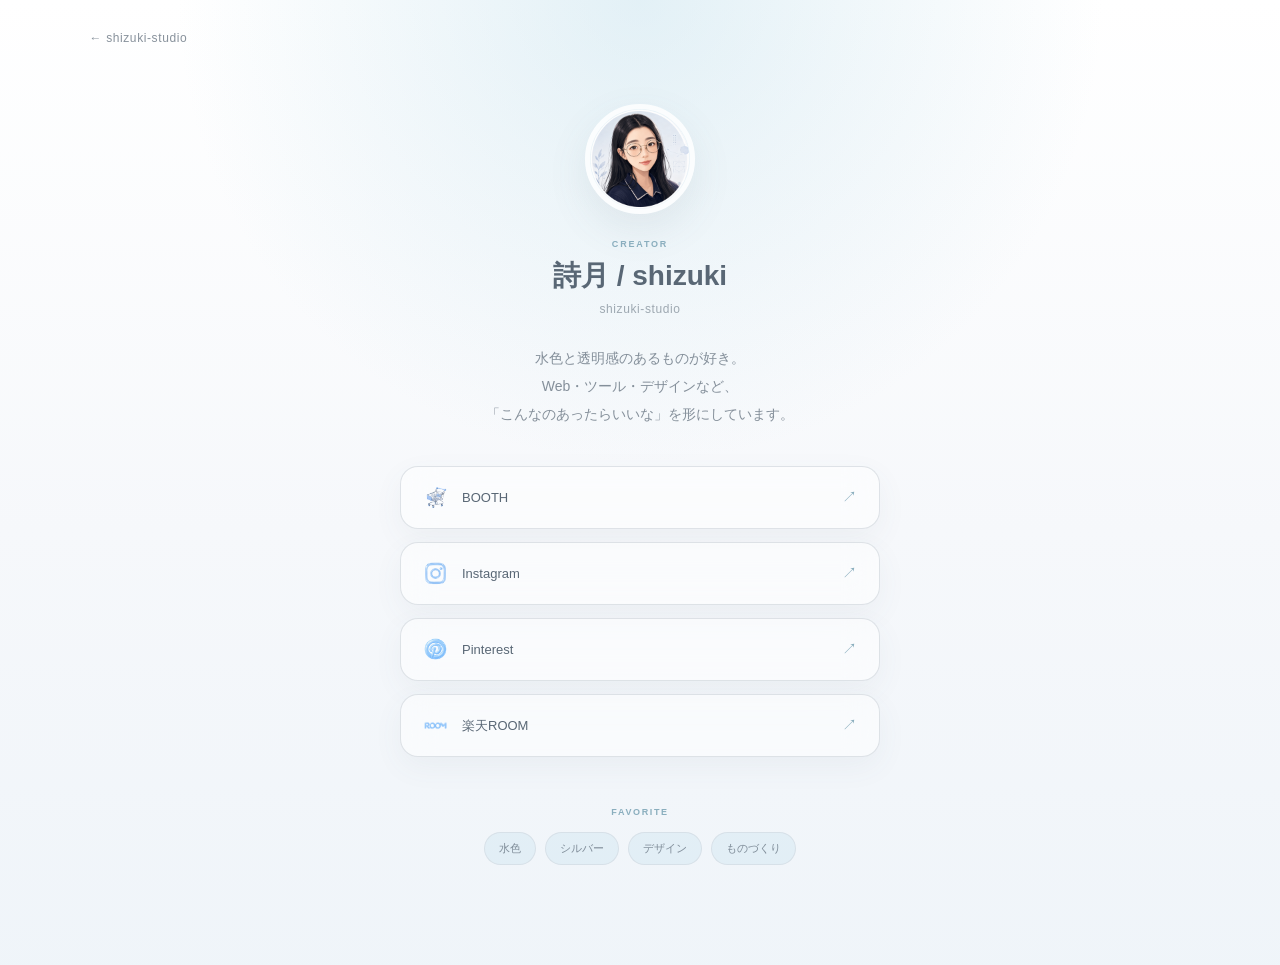
<file: profile.html>
<!DOCTYPE html>
<html lang="ja">
<head>
  <meta charset="UTF-8">
  <meta name="viewport" content="width=device-width, initial-scale=1.0">

  <title>Profile | shizuki-studio</title>

  <link rel="stylesheet" href="style.css">
  <link rel="icon" type="image/png" href="favicon.png">
</head>

<body class="profile-page">

  <header class="profile-header">
    <a href="index.html" class="profile-back">
      ← shizuki-studio
    </a>
  </header>

  <main class="profile-container">

    <section class="profile-main">

      <img
        src="images/profile.png"
        alt="詩月のプロフィールアイコン"
        class="profile-icon"
      >

      <p class="profile-label">CREATOR</p>

      <h1>詩月 / shizuki</h1>

      <p class="profile-studio">
        shizuki-studio
      </p>

      <p class="profile-description">
        水色と透明感のあるものが好き。<br>
        Web・ツール・デザインなど、<br>
        「こんなのあったらいいな」を形にしています。
      </p>

      <div class="profile-links">

  <a href="https://shizuki-studio.booth.pm/"
     target="_blank"
     rel="noopener noreferrer">

    <div class="profile-link-left">
      <img src="images/icons/booth.png" alt="">
      <span>BOOTH</span>
    </div>

    <span class="profile-link-arrow">↗</span>
  </a>


  <a href="https://www.instagram.com/shizukistudio/"
     target="_blank"
     rel="noopener noreferrer">

    <div class="profile-link-left">
      <img src="images/icons/instagram.png" alt="">
      <span>Instagram</span>
    </div>

    <span class="profile-link-arrow">↗</span>
  </a>


  <a href="https://pin.it/1Nz0XsO02"
     target="_blank"
     rel="noopener noreferrer">

    <div class="profile-link-left">
      <img src="images/icons/pinterest.png" alt="">
      <span>Pinterest</span>
    </div>

    <span class="profile-link-arrow">↗</span>
  </a>


  <a href="https://room.rakuten.co.jp/room_shizukiwork/items"
     target="_blank"
     rel="noopener noreferrer">

    <div class="profile-link-left">
      <img src="images/icons/rakuten-room.png" alt="">
      <span>楽天ROOM</span>
    </div>

    <span class="profile-link-arrow">↗</span>
  </a>

</div>

      <div class="profile-favorites">
        <p class="profile-small-label">FAVORITE</p>

        <div class="favorite-tags">
          <span>水色</span>
          <span>シルバー</span>
          <span>デザイン</span>
          <span>ものづくり</span>
        </div>
      </div>

    </section>

  </main>

</body>
</html>
</file>
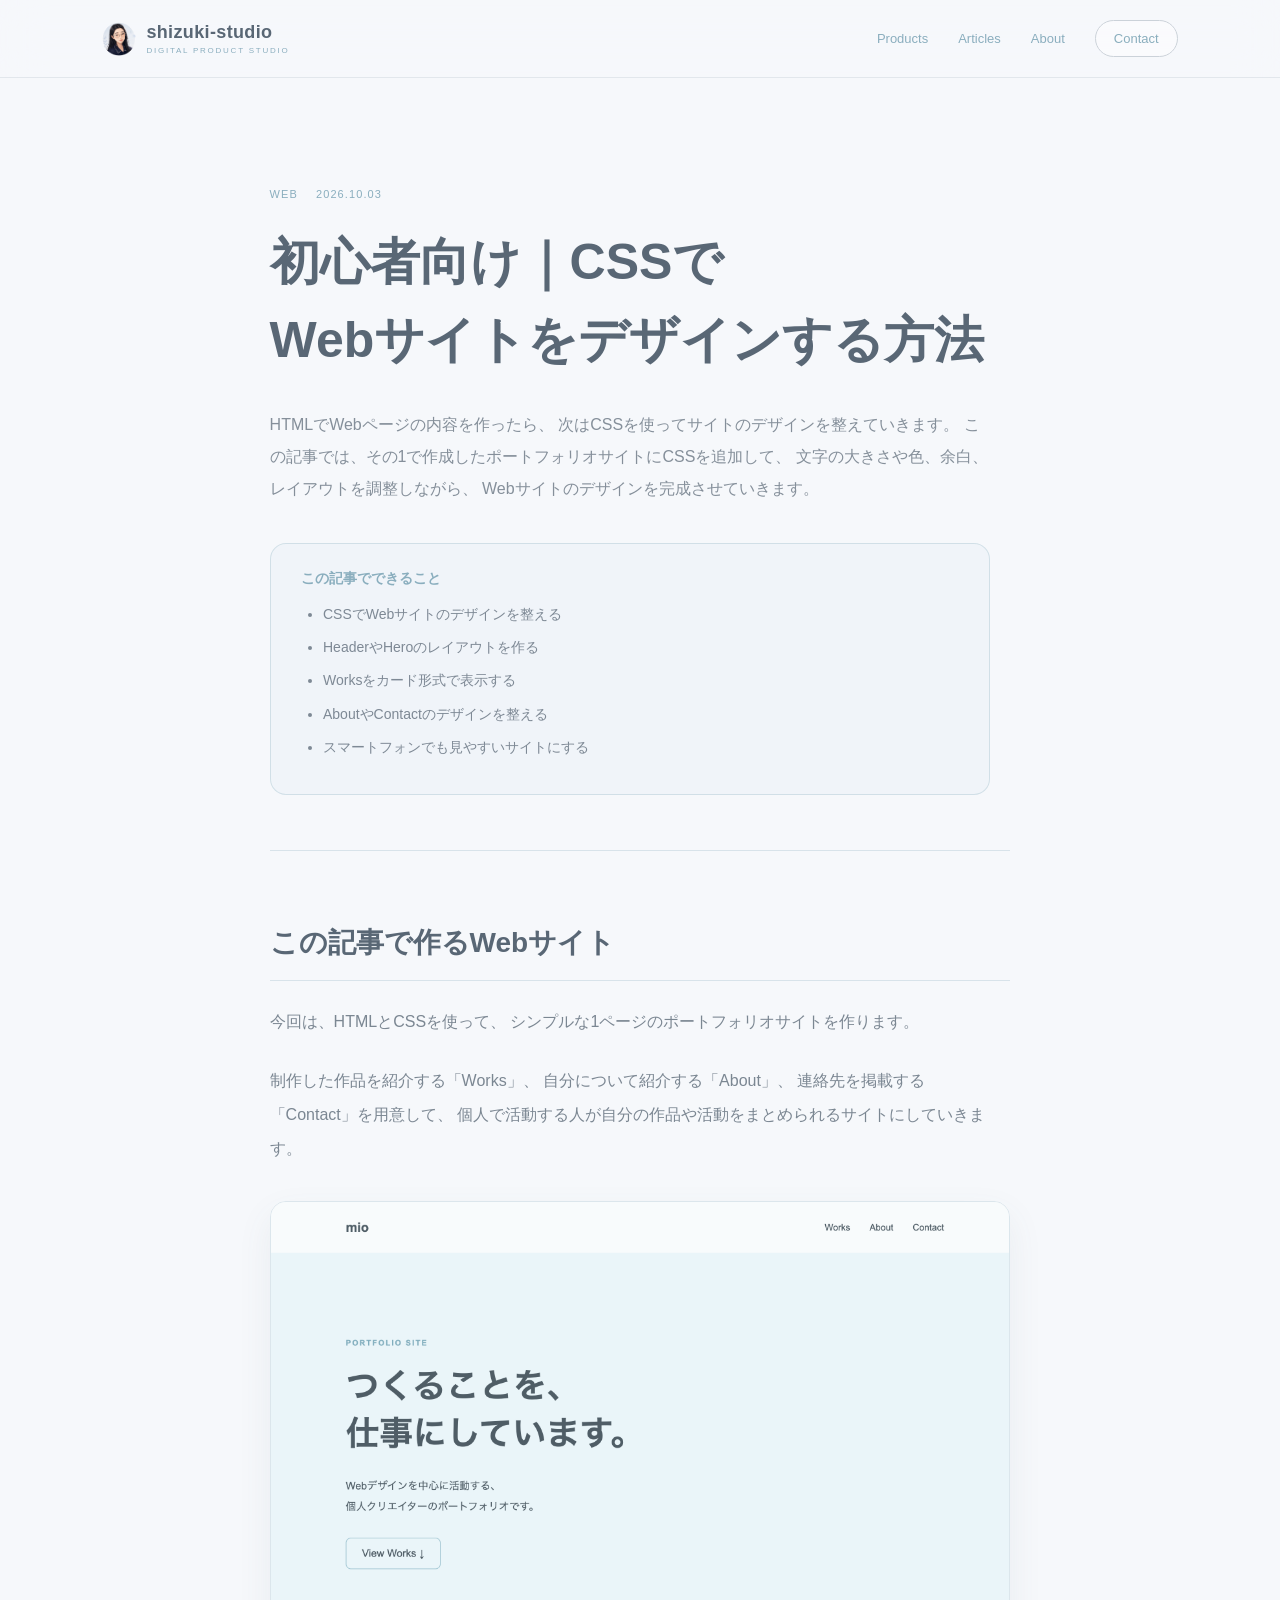
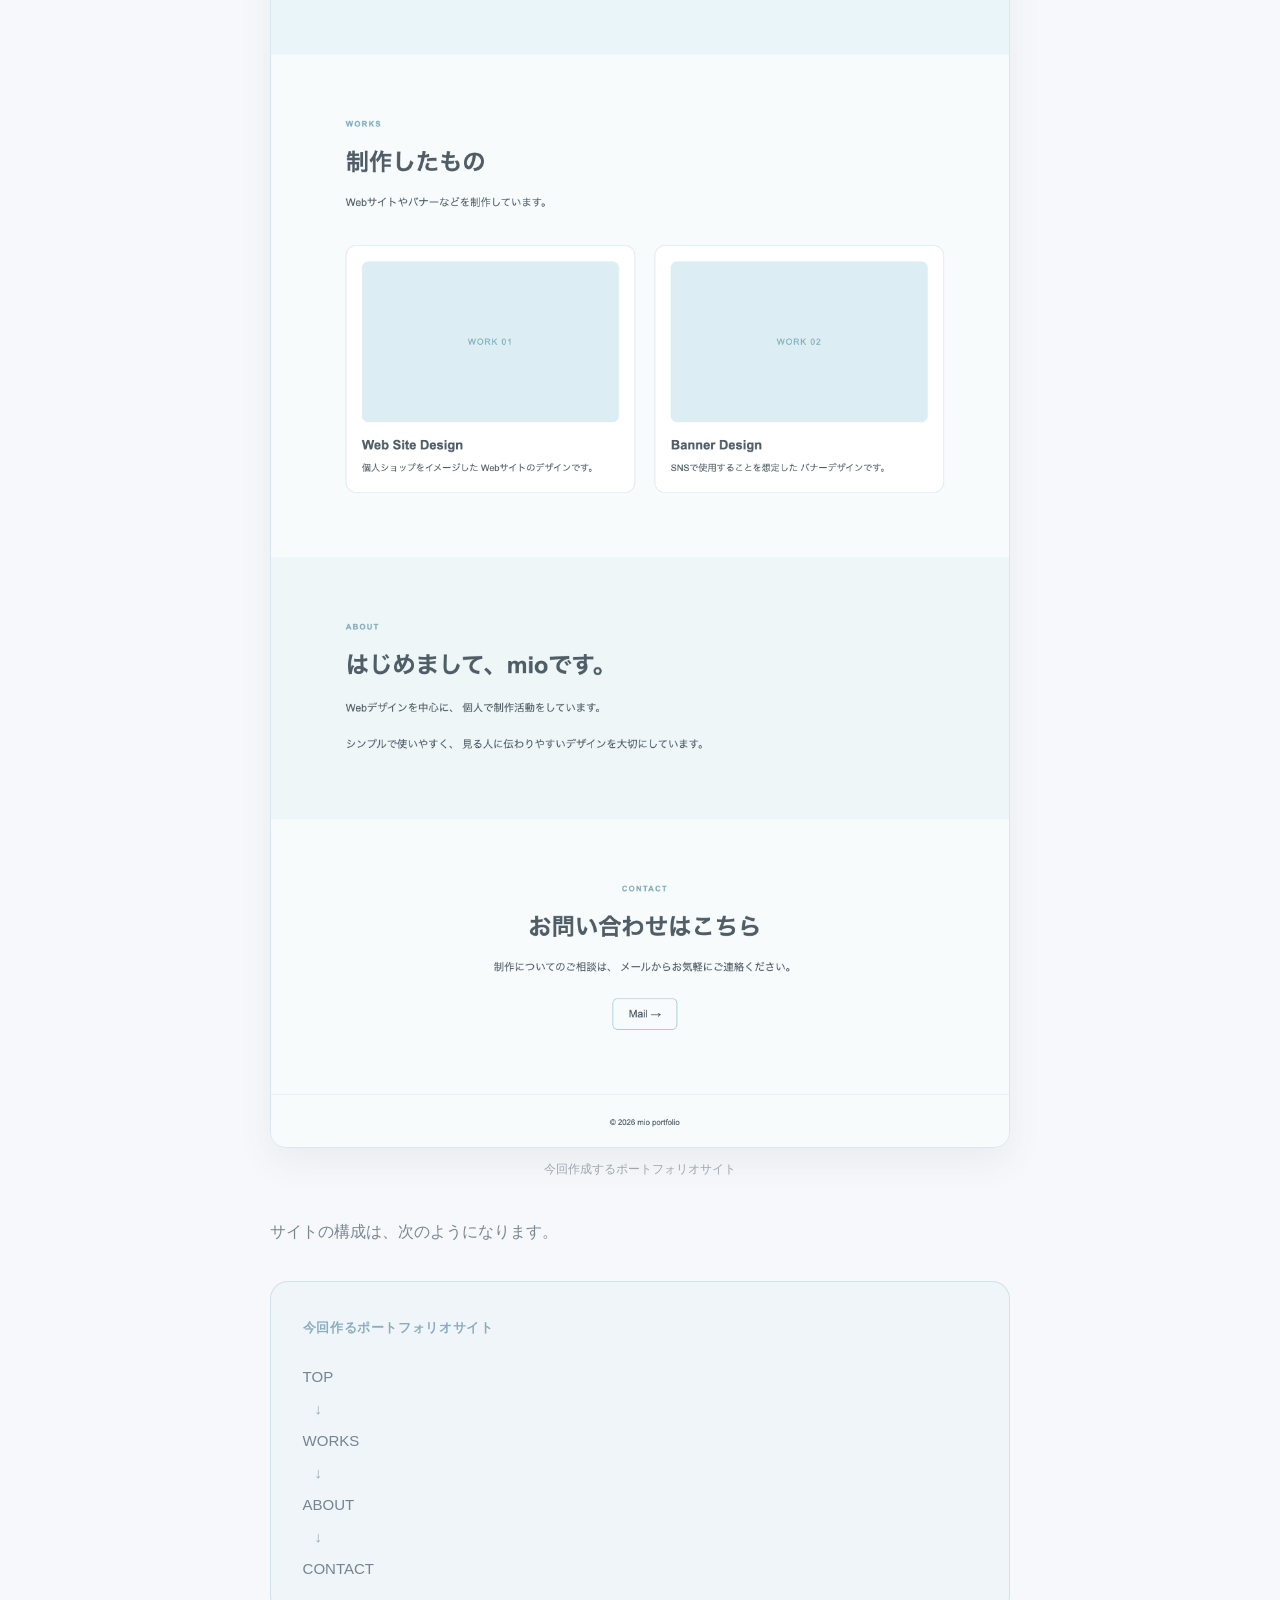
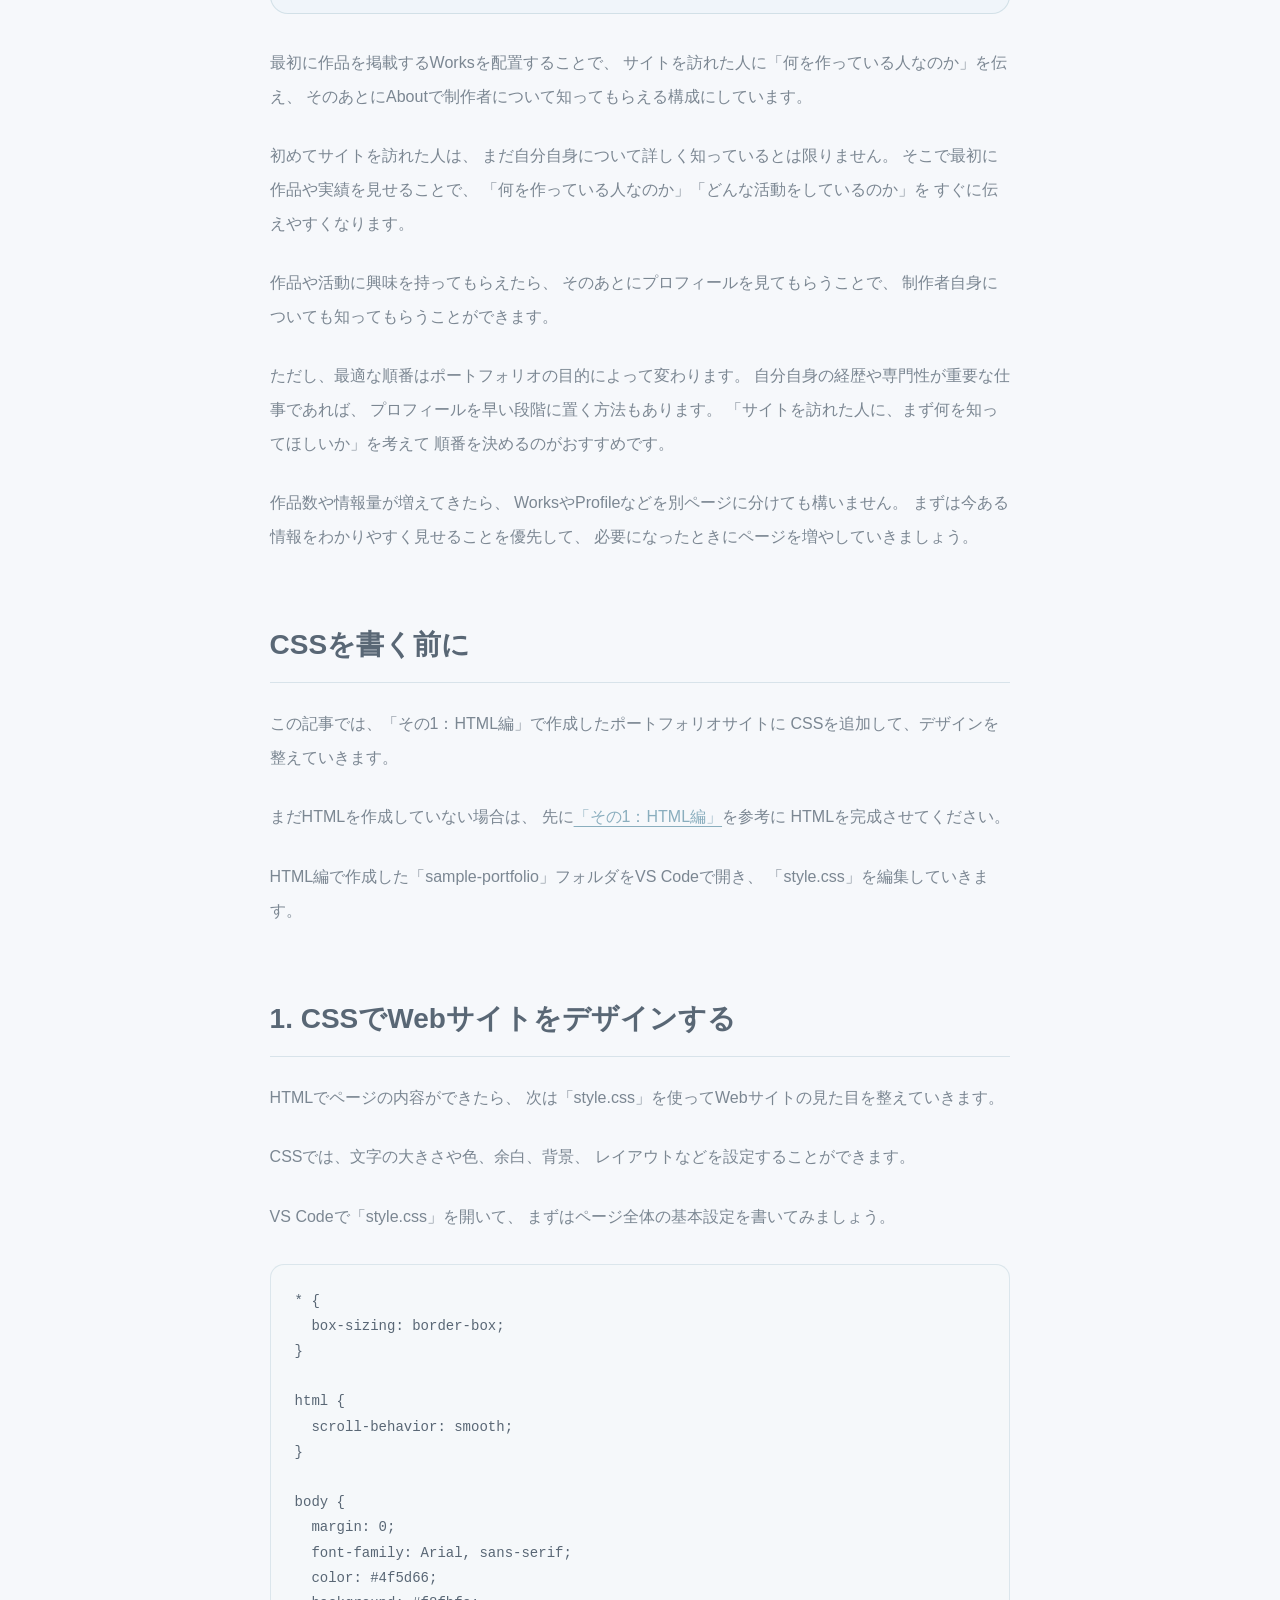
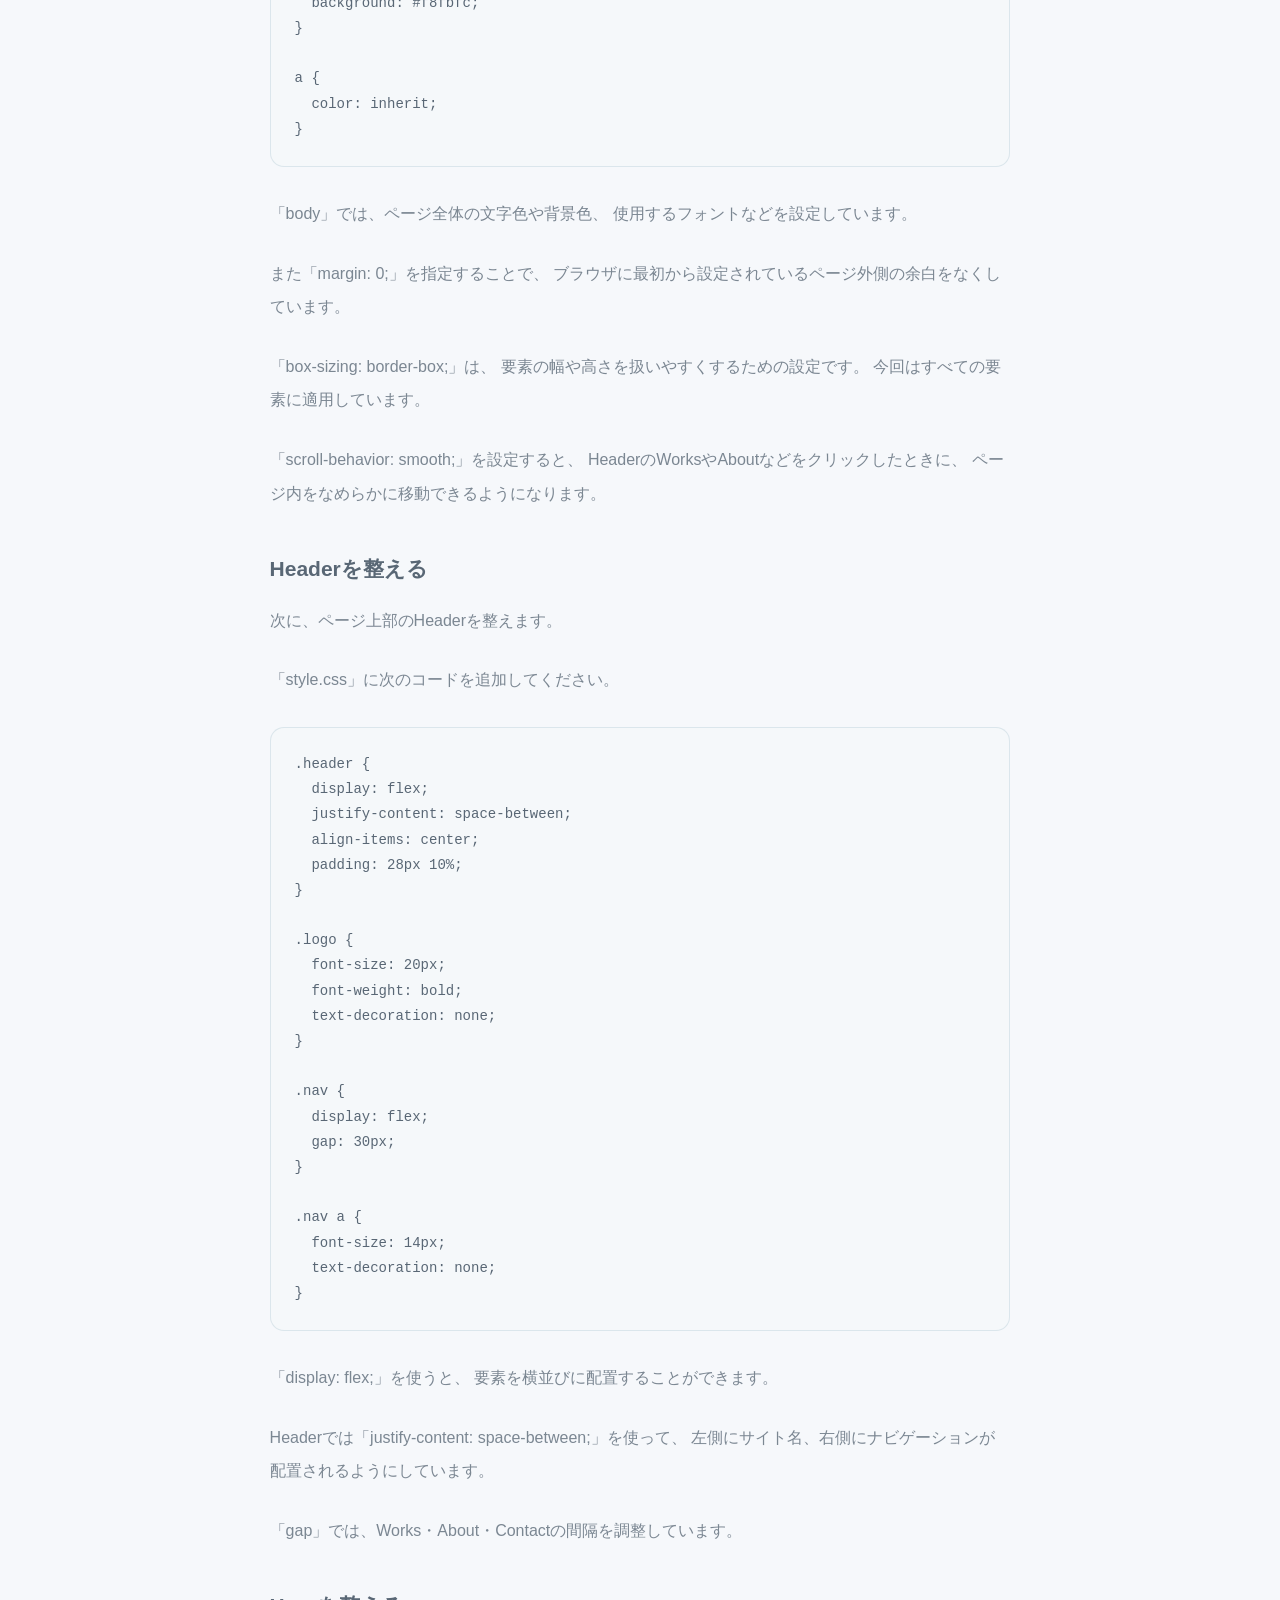
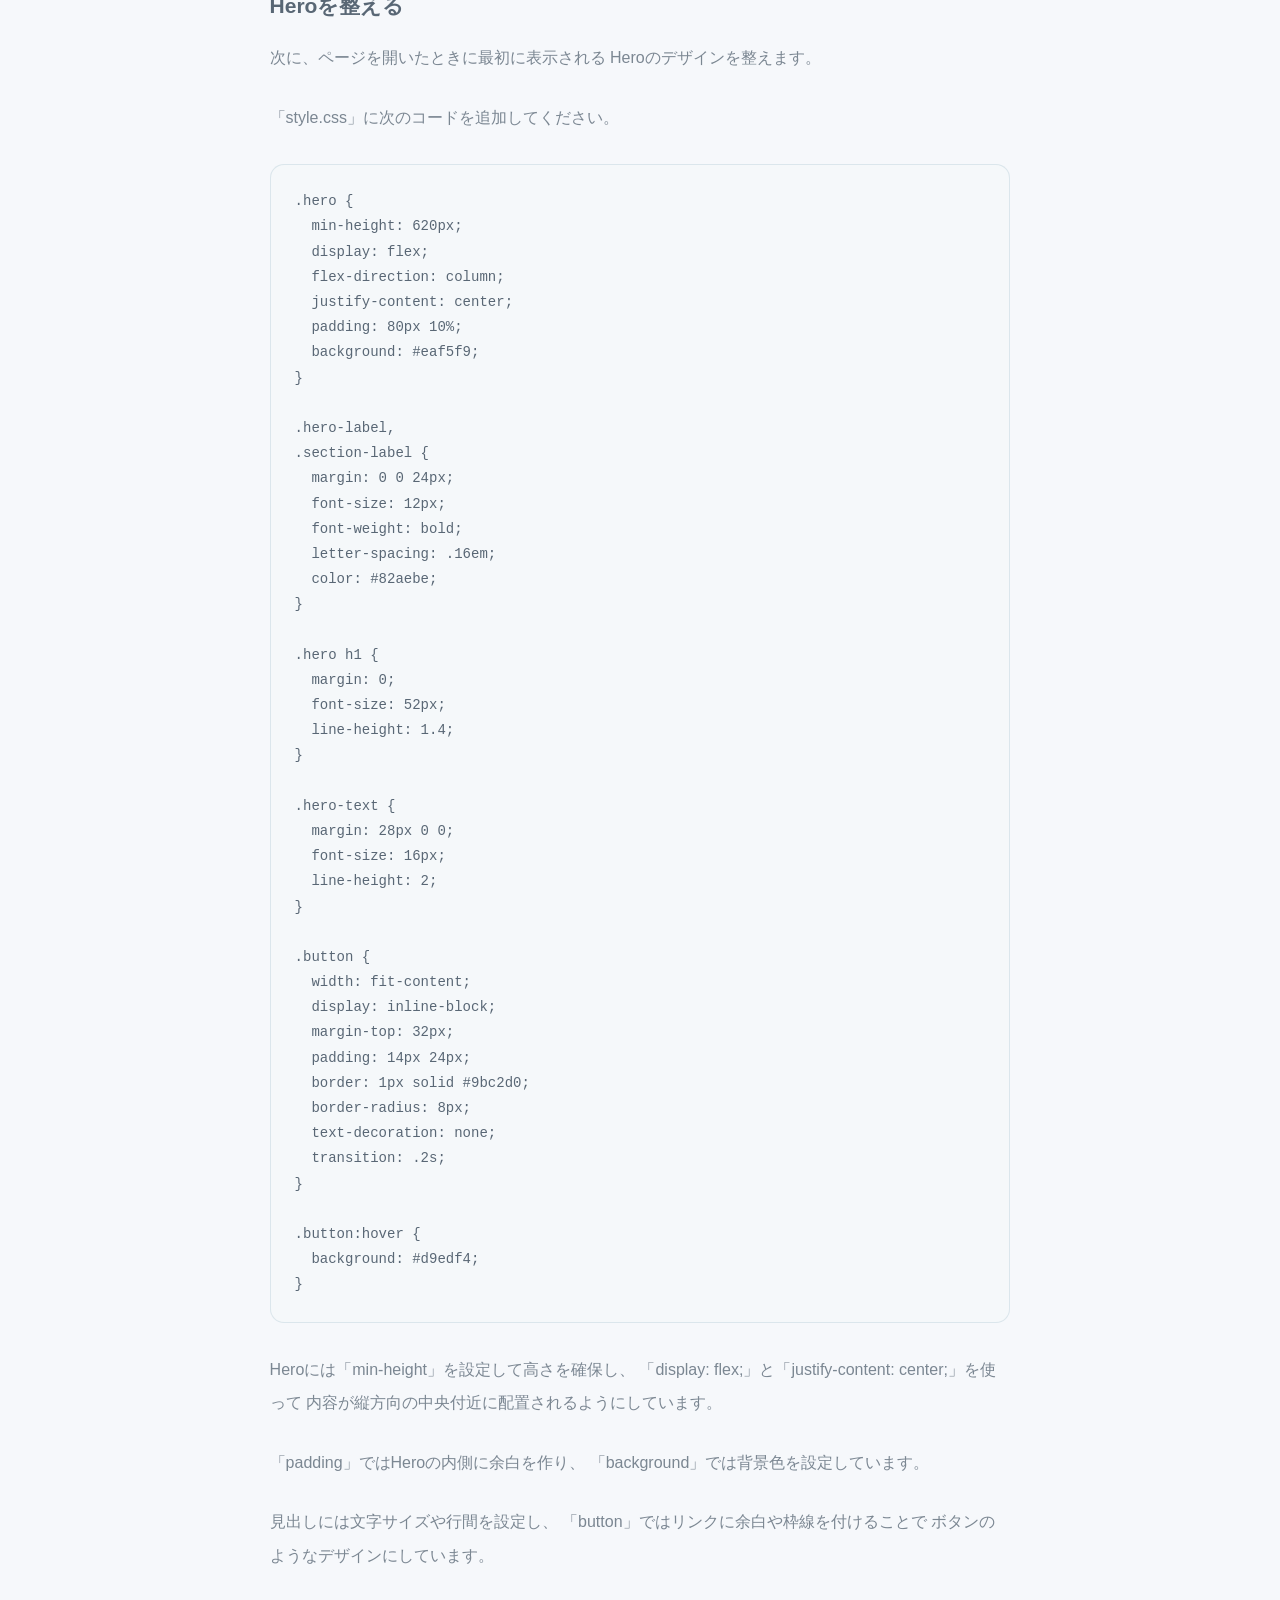
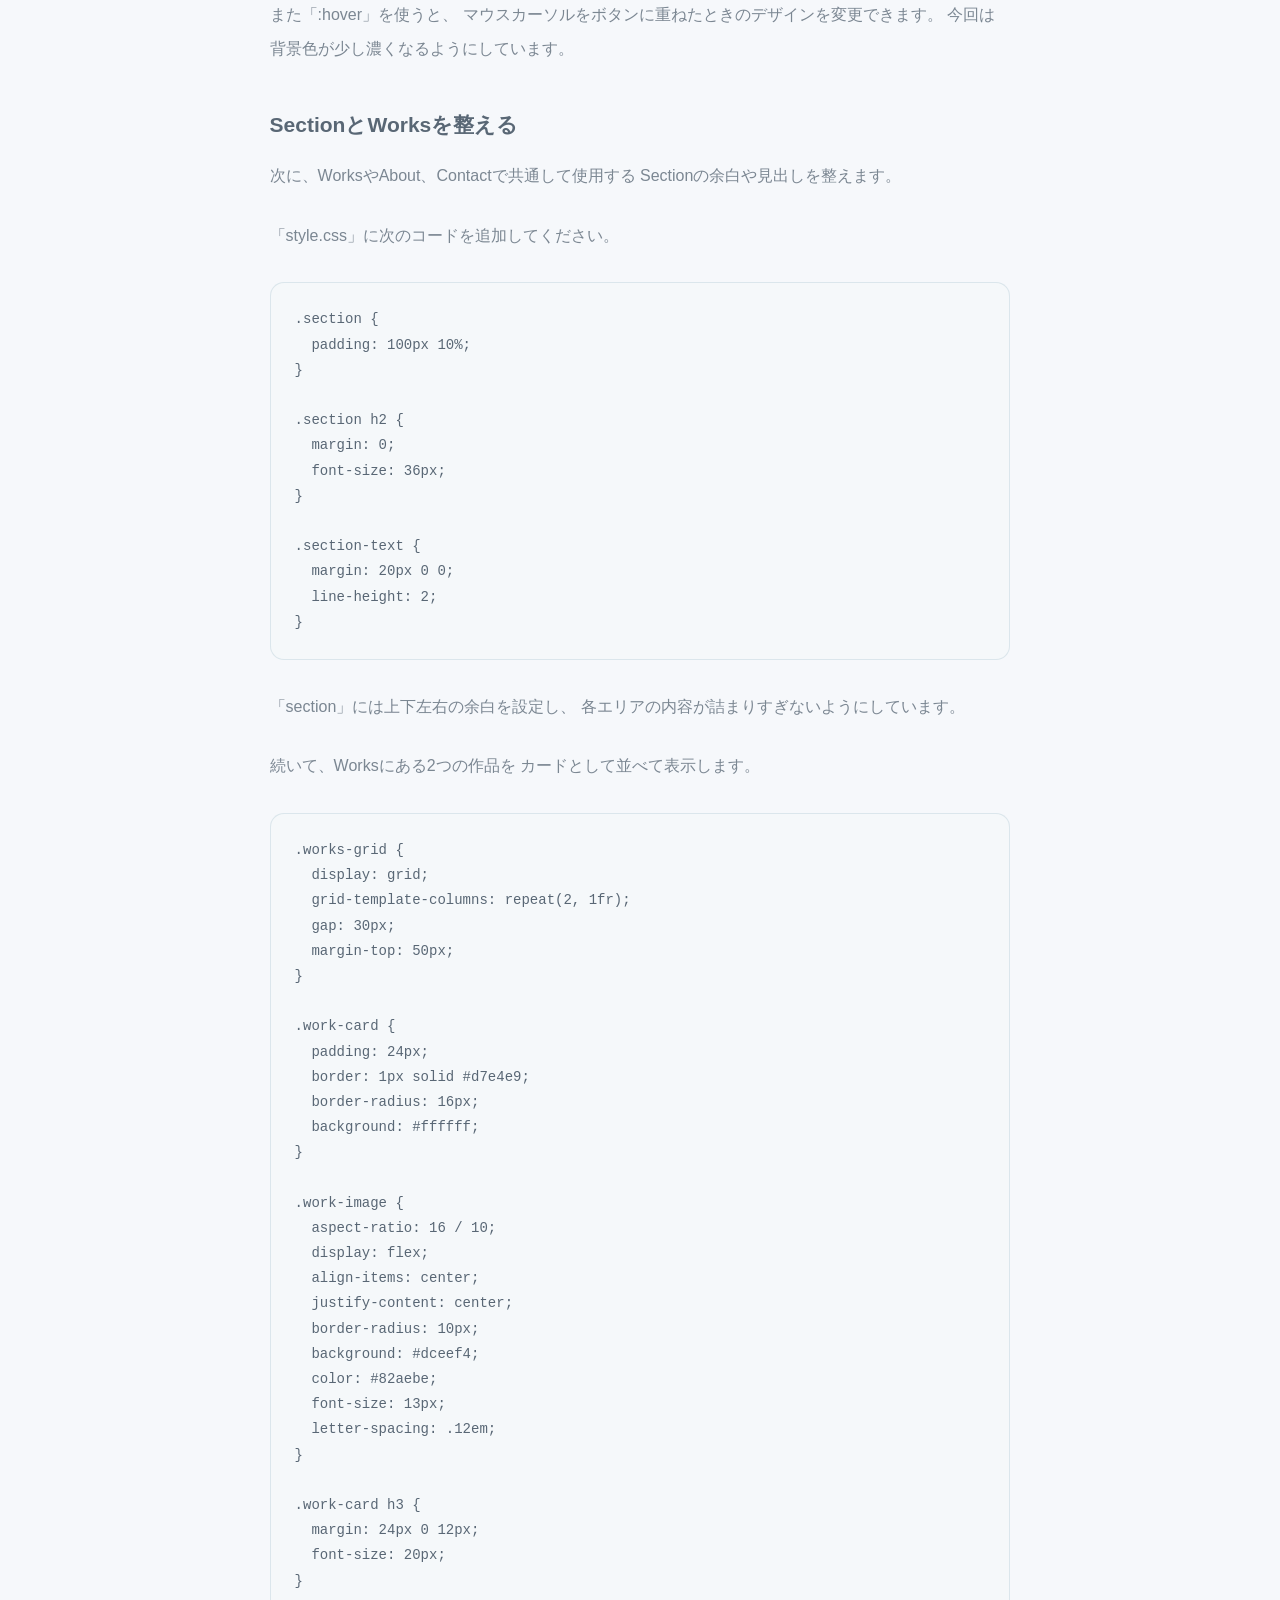
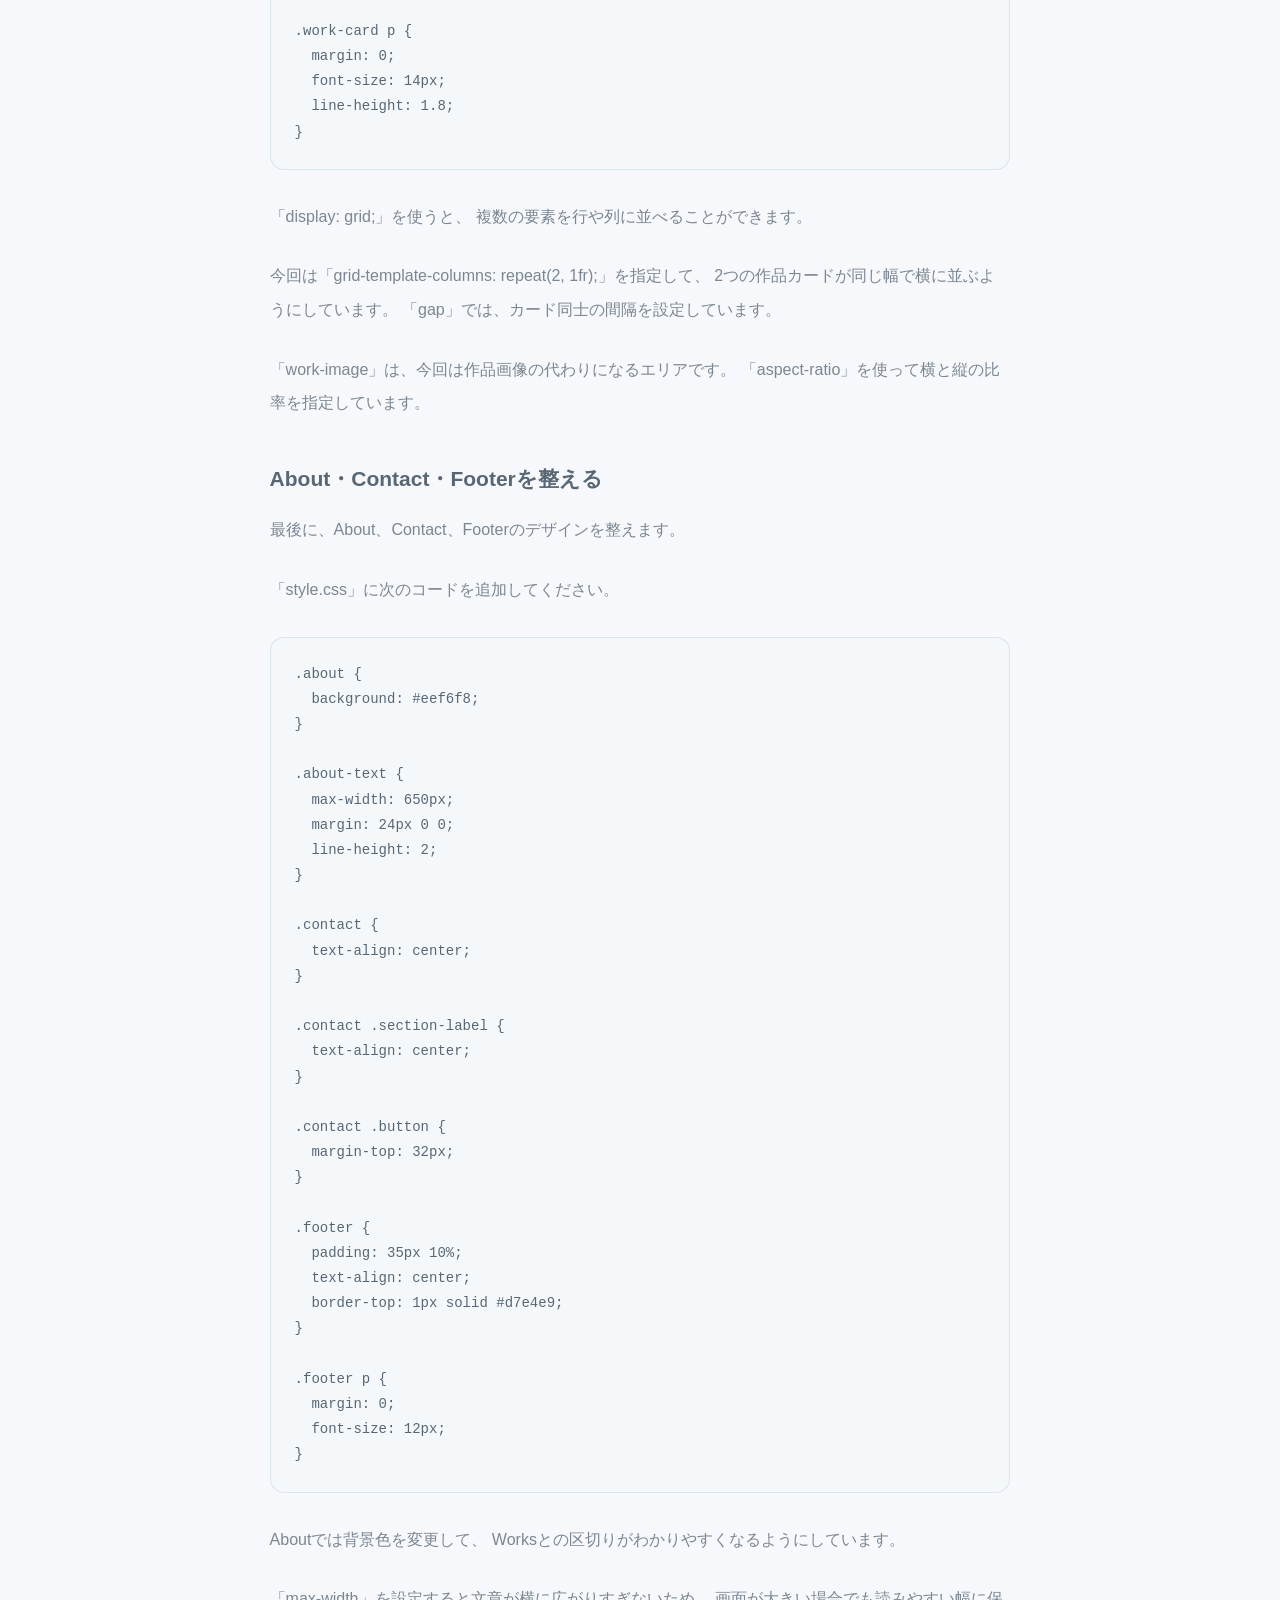
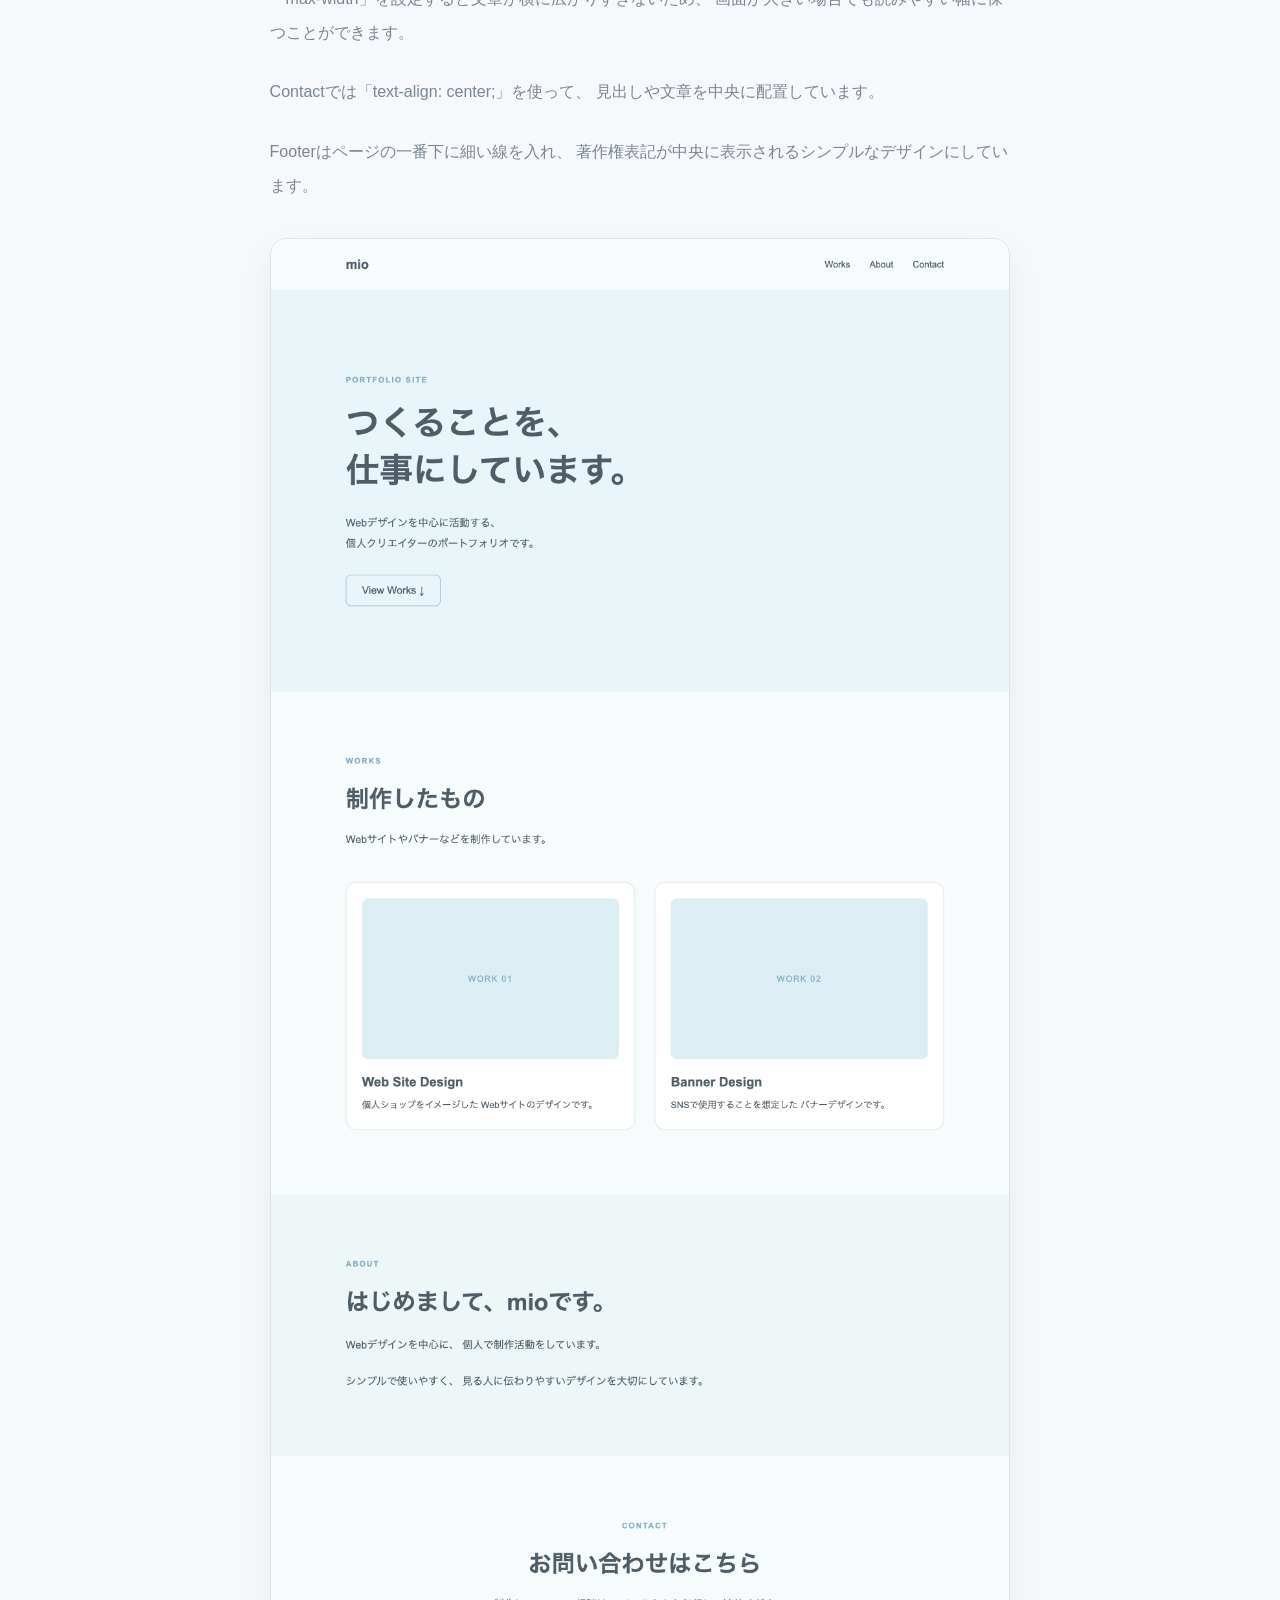
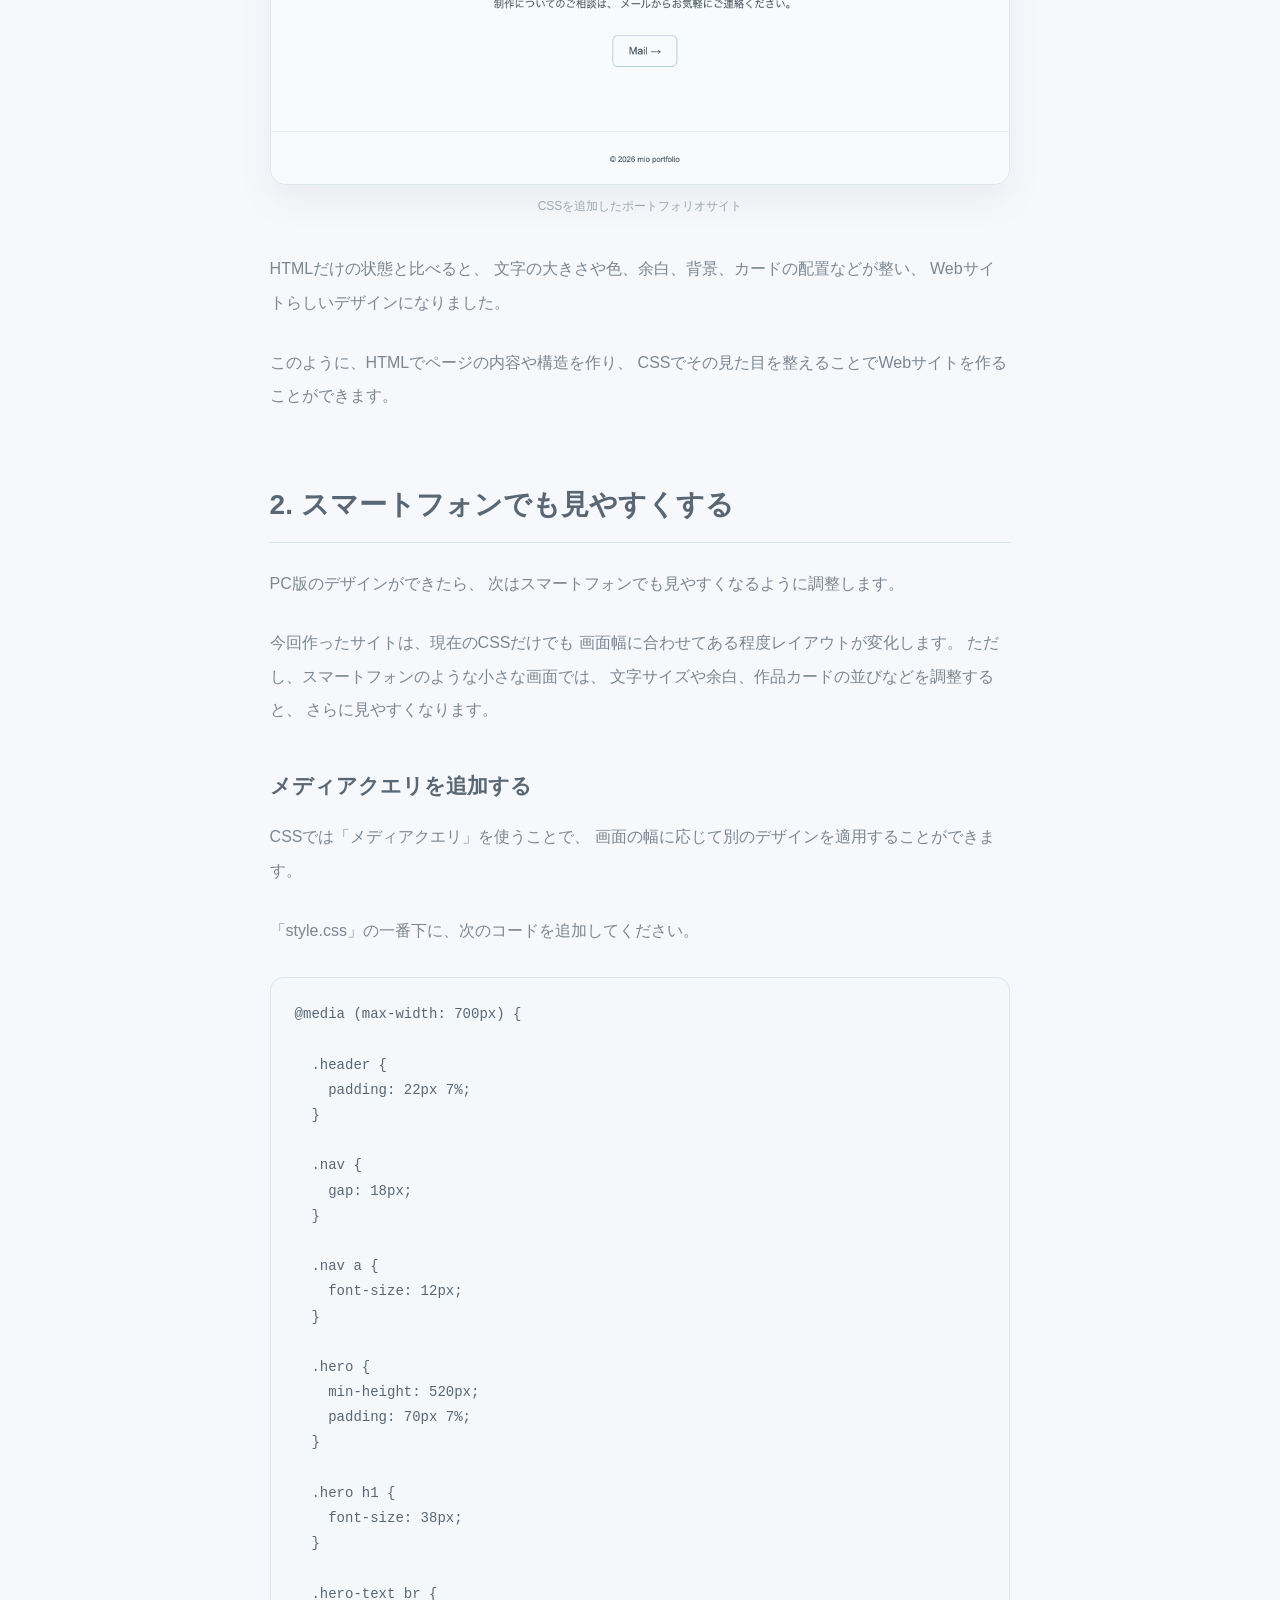
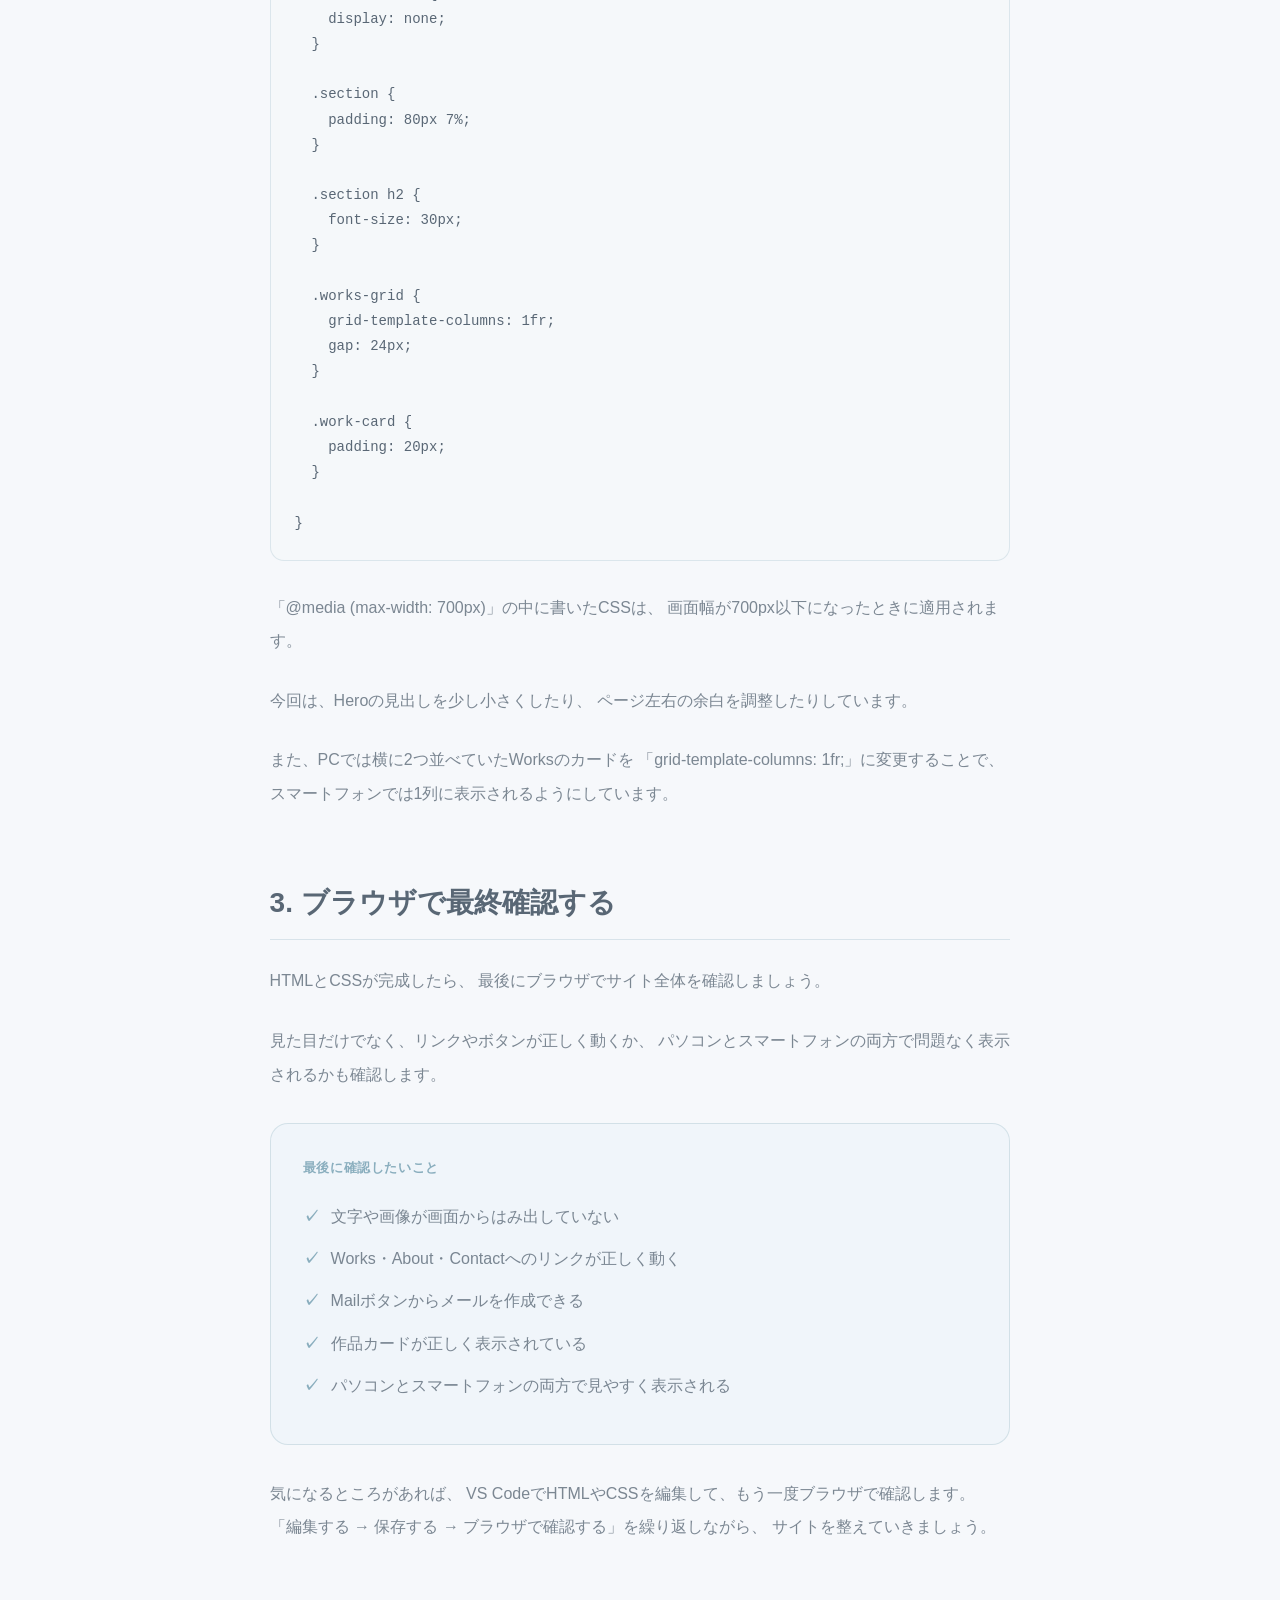
<file: articles/css-website-howto.html>
<!DOCTYPE html>
<html lang="ja">

<head>
  <meta charset="UTF-8">
  <meta name="viewport" content="width=device-width, initial-scale=1.0">

  <title>初心者向け｜CSSでWebサイトをデザインする方法【その2：CSS編】 | shizuki-studio</title>

<meta
  name="description"
  content="初心者向けに、HTMLで作ったWebサイトをCSSでデザインする方法を解説します。文字や色、余白、レイアウト、レスポンシブ対応まで、ポートフォリオサイトを作りながら紹介します。"
>

<meta
  property="og:title"
  content="初心者向け｜CSSでWebサイトをデザインする方法【その2：CSS編】 | shizuki-studio"
>

<meta
  property="og:description"
  content="HTMLで作ったポートフォリオサイトにCSSを追加し、文字や色、余白、レイアウトを整える方法を初心者向けに紹介します。"
>

<meta property="og:type" content="article">

<meta
  property="og:url"
  content="https://shizuki-studio.netlify.app/articles/css-website-howto.html"
>

<meta
  property="og:image"
  content="https://shizuki-studio.netlify.app/images/ogp.png"
>

<meta property="og:site_name" content="shizuki-studio">

<meta name="twitter:card" content="summary_large_image">

<link rel="stylesheet" href="../style.css">
<link rel="icon" type="image/png" href="../images/favicon.png">

<link
  rel="canonical"
  href="https://shizuki-studio.netlify.app/articles/css-website-howto.html"
>
</head>

<body>

  <!-- HEADER -->
  <header class="header">

    <a href="../index.html" class="logo">
      <img src="../images/studio-icon.png" alt="" class="logo-icon">

      <div class="logo-text">
        <span class="logo-main">shizuki-studio</span>
        <span class="logo-sub">DIGITAL PRODUCT STUDIO</span>
      </div>
    </a>

    <nav class="nav">
      <a href="../index.html#products">Products</a>
      <a href="index.html">Articles</a>
      <a href="../index.html#about">About</a>
      <a href="../index.html#contact" class="nav-contact">Contact</a>
    </nav>

  </header>


  <!-- ARTICLE -->
  <main class="article-page">

    <article class="article">

      <!-- 記事ヘッダー -->
      <header class="article-header">

  <div class="article-meta">
    <span>WEB</span>
    <time datetime="2026-10-03">2026.10.03</time>
  </div>

  <h1>
  初心者向け｜CSSで<br>
  Webサイトをデザインする方法
</h1>

  <p class="article-lead">
  HTMLでWebページの内容を作ったら、
  次はCSSを使ってサイトのデザインを整えていきます。
  この記事では、その1で作成したポートフォリオサイトにCSSを追加して、
  文字の大きさや色、余白、レイアウトを調整しながら、
  Webサイトのデザインを完成させていきます。
</p>

  <div class="article-summary">

  <p class="article-summary-title">
    この記事でできること
  </p>

  <ul>
    <li>CSSでWebサイトのデザインを整える</li>
    <li>HeaderやHeroのレイアウトを作る</li>
    <li>Worksをカード形式で表示する</li>
    <li>AboutやContactのデザインを整える</li>
    <li>スマートフォンでも見やすいサイトにする</li>
  </ul>

</div>

</header>


      <!-- 記事本文 -->
      <div class="article-body">

  <h2 id="sample-site">この記事で作るWebサイト</h2>

  <p>
    今回は、HTMLとCSSを使って、
    シンプルな1ページのポートフォリオサイトを作ります。
  </p>

  <p>
    制作した作品を紹介する「Works」、
    自分について紹介する「About」、
    連絡先を掲載する「Contact」を用意して、
    個人で活動する人が自分の作品や活動をまとめられるサイトにしていきます。
  </p>
<div class="article-screenshot">
  <img
    src="../images/sample-portfolio.png"
    alt="HTMLとCSSで作るポートフォリオサイトの完成イメージ"
  >
  <p class="article-image-caption">
    今回作成するポートフォリオサイト
  </p>
</div>
  <p>
    サイトの構成は、次のようになります。
  </p>

  <div class="article-example">

    <p class="article-example-title">
      今回作るポートフォリオサイト
    </p>

    <div class="article-example-flow">
      <span>TOP</span>
      <span>↓</span>
      <span>WORKS</span>
      <span>↓</span>
      <span>ABOUT</span>
      <span>↓</span>
      <span>CONTACT</span>
    </div>

  </div>

  <p>
    最初に作品を掲載するWorksを配置することで、
    サイトを訪れた人に「何を作っている人なのか」を伝え、
    そのあとにAboutで制作者について知ってもらえる構成にしています。
  </p>

<p>
  初めてサイトを訪れた人は、
  まだ自分自身について詳しく知っているとは限りません。
  そこで最初に作品や実績を見せることで、
  「何を作っている人なのか」「どんな活動をしているのか」を
  すぐに伝えやすくなります。
</p>

<p>
  作品や活動に興味を持ってもらえたら、
  そのあとにプロフィールを見てもらうことで、
  制作者自身についても知ってもらうことができます。
</p>

<p>
  ただし、最適な順番はポートフォリオの目的によって変わります。
  自分自身の経歴や専門性が重要な仕事であれば、
  プロフィールを早い段階に置く方法もあります。
  「サイトを訪れた人に、まず何を知ってほしいか」を考えて
  順番を決めるのがおすすめです。
</p>

<p>
  作品数や情報量が増えてきたら、
  WorksやProfileなどを別ページに分けても構いません。
  まずは今ある情報をわかりやすく見せることを優先して、
  必要になったときにページを増やしていきましょう。
</p>

<h2 id="before-css">CSSを書く前に</h2>

<p>
  この記事では、「その1：HTML編」で作成したポートフォリオサイトに
  CSSを追加して、デザインを整えていきます。
</p>

<p>
  まだHTMLを作成していない場合は、
  先に<a href="html-css-website-howto.html">「その1：HTML編」</a>を参考に
  HTMLを完成させてください。
</p>

<p>
  HTML編で作成した「sample-portfolio」フォルダをVS Codeで開き、
  「style.css」を編集していきます。
</p>

<h2 id="write-css">1. CSSでWebサイトをデザインする</h2>

<p>
  HTMLでページの内容ができたら、
  次は「style.css」を使ってWebサイトの見た目を整えていきます。
</p>

<p>
  CSSでは、文字の大きさや色、余白、背景、
  レイアウトなどを設定することができます。
</p>

<p>
  VS Codeで「style.css」を開いて、
  まずはページ全体の基本設定を書いてみましょう。
</p>

<pre><code>* {
  box-sizing: border-box;
}

html {
  scroll-behavior: smooth;
}

body {
  margin: 0;
  font-family: Arial, sans-serif;
  color: #4f5d66;
  background: #f8fbfc;
}

a {
  color: inherit;
}</code></pre>

<p>
  「body」では、ページ全体の文字色や背景色、
  使用するフォントなどを設定しています。
</p>

<p>
  また「margin: 0;」を指定することで、
  ブラウザに最初から設定されているページ外側の余白をなくしています。
</p>

<p>
  「box-sizing: border-box;」は、
  要素の幅や高さを扱いやすくするための設定です。
  今回はすべての要素に適用しています。
</p>

<p>
  「scroll-behavior: smooth;」を設定すると、
  HeaderのWorksやAboutなどをクリックしたときに、
  ページ内をなめらかに移動できるようになります。
</p>

<h3>Headerを整える</h3>

<p>
  次に、ページ上部のHeaderを整えます。
</p>

<p>
  「style.css」に次のコードを追加してください。
</p>

<pre><code>.header {
  display: flex;
  justify-content: space-between;
  align-items: center;
  padding: 28px 10%;
}

.logo {
  font-size: 20px;
  font-weight: bold;
  text-decoration: none;
}

.nav {
  display: flex;
  gap: 30px;
}

.nav a {
  font-size: 14px;
  text-decoration: none;
}</code></pre>

<p>
  「display: flex;」を使うと、
  要素を横並びに配置することができます。
</p>

<p>
  Headerでは「justify-content: space-between;」を使って、
  左側にサイト名、右側にナビゲーションが配置されるようにしています。
</p>

<p>
  「gap」では、Works・About・Contactの間隔を調整しています。
</p>

<h3>Heroを整える</h3>

<p>
  次に、ページを開いたときに最初に表示される
  Heroのデザインを整えます。
</p>

<p>
  「style.css」に次のコードを追加してください。
</p>

<pre><code>.hero {
  min-height: 620px;
  display: flex;
  flex-direction: column;
  justify-content: center;
  padding: 80px 10%;
  background: #eaf5f9;
}

.hero-label,
.section-label {
  margin: 0 0 24px;
  font-size: 12px;
  font-weight: bold;
  letter-spacing: .16em;
  color: #82aebe;
}

.hero h1 {
  margin: 0;
  font-size: 52px;
  line-height: 1.4;
}

.hero-text {
  margin: 28px 0 0;
  font-size: 16px;
  line-height: 2;
}

.button {
  width: fit-content;
  display: inline-block;
  margin-top: 32px;
  padding: 14px 24px;
  border: 1px solid #9bc2d0;
  border-radius: 8px;
  text-decoration: none;
  transition: .2s;
}

.button:hover {
  background: #d9edf4;
}</code></pre>

<p>
  Heroには「min-height」を設定して高さを確保し、
  「display: flex;」と「justify-content: center;」を使って
  内容が縦方向の中央付近に配置されるようにしています。
</p>

<p>
  「padding」ではHeroの内側に余白を作り、
  「background」では背景色を設定しています。
</p>

<p>
  見出しには文字サイズや行間を設定し、
  「button」ではリンクに余白や枠線を付けることで
  ボタンのようなデザインにしています。
</p>

<p>
  また「:hover」を使うと、
  マウスカーソルをボタンに重ねたときのデザインを変更できます。
  今回は背景色が少し濃くなるようにしています。
</p>

<h3>SectionとWorksを整える</h3>

<p>
  次に、WorksやAbout、Contactで共通して使用する
  Sectionの余白や見出しを整えます。
</p>

<p>
  「style.css」に次のコードを追加してください。
</p>

<pre><code>.section {
  padding: 100px 10%;
}

.section h2 {
  margin: 0;
  font-size: 36px;
}

.section-text {
  margin: 20px 0 0;
  line-height: 2;
}</code></pre>

<p>
  「section」には上下左右の余白を設定し、
  各エリアの内容が詰まりすぎないようにしています。
</p>

<p>
  続いて、Worksにある2つの作品を
  カードとして並べて表示します。
</p>

<pre><code>.works-grid {
  display: grid;
  grid-template-columns: repeat(2, 1fr);
  gap: 30px;
  margin-top: 50px;
}

.work-card {
  padding: 24px;
  border: 1px solid #d7e4e9;
  border-radius: 16px;
  background: #ffffff;
}

.work-image {
  aspect-ratio: 16 / 10;
  display: flex;
  align-items: center;
  justify-content: center;
  border-radius: 10px;
  background: #dceef4;
  color: #82aebe;
  font-size: 13px;
  letter-spacing: .12em;
}

.work-card h3 {
  margin: 24px 0 12px;
  font-size: 20px;
}

.work-card p {
  margin: 0;
  font-size: 14px;
  line-height: 1.8;
}</code></pre>

<p>
  「display: grid;」を使うと、
  複数の要素を行や列に並べることができます。
</p>

<p>
  今回は「grid-template-columns: repeat(2, 1fr);」を指定して、
  2つの作品カードが同じ幅で横に並ぶようにしています。
  「gap」では、カード同士の間隔を設定しています。
</p>

<p>
  「work-image」は、今回は作品画像の代わりになるエリアです。
  「aspect-ratio」を使って横と縦の比率を指定しています。
</p>

<h3>About・Contact・Footerを整える</h3>

<p>
  最後に、About、Contact、Footerのデザインを整えます。
</p>

<p>
  「style.css」に次のコードを追加してください。
</p>

<pre><code>.about {
  background: #eef6f8;
}

.about-text {
  max-width: 650px;
  margin: 24px 0 0;
  line-height: 2;
}

.contact {
  text-align: center;
}

.contact .section-label {
  text-align: center;
}

.contact .button {
  margin-top: 32px;
}

.footer {
  padding: 35px 10%;
  text-align: center;
  border-top: 1px solid #d7e4e9;
}

.footer p {
  margin: 0;
  font-size: 12px;
}</code></pre>

<p>
  Aboutでは背景色を変更して、
  Worksとの区切りがわかりやすくなるようにしています。
</p>

<p>
  「max-width」を設定すると文章が横に広がりすぎないため、
  画面が大きい場合でも読みやすい幅に保つことができます。
</p>

<p>
  Contactでは「text-align: center;」を使って、
  見出しや文章を中央に配置しています。
</p>

<p>
  Footerはページの一番下に細い線を入れ、
  著作権表記が中央に表示されるシンプルなデザインにしています。
</p>

<div class="article-screenshot">
  <img
    src="../images/sample-portfolio.png"
    alt="CSSでデザインを整えたポートフォリオサイト"
  >
  <p class="article-image-caption">
    CSSを追加したポートフォリオサイト
  </p>
</div>

<p>
  HTMLだけの状態と比べると、
  文字の大きさや色、余白、背景、カードの配置などが整い、
  Webサイトらしいデザインになりました。
</p>

<p>
  このように、HTMLでページの内容や構造を作り、
  CSSでその見た目を整えることでWebサイトを作ることができます。
</p>

<h2 id="responsive">2. スマートフォンでも見やすくする</h2>

<p>
  PC版のデザインができたら、
  次はスマートフォンでも見やすくなるように調整します。
</p>

<p>
  今回作ったサイトは、現在のCSSだけでも
  画面幅に合わせてある程度レイアウトが変化します。
  ただし、スマートフォンのような小さな画面では、
  文字サイズや余白、作品カードの並びなどを調整すると、
  さらに見やすくなります。
</p>

<h3>メディアクエリを追加する</h3>

<p>
  CSSでは「メディアクエリ」を使うことで、
  画面の幅に応じて別のデザインを適用することができます。
</p>

<p>
  「style.css」の一番下に、次のコードを追加してください。
</p>

<pre><code>@media (max-width: 700px) {

  .header {
    padding: 22px 7%;
  }

  .nav {
    gap: 18px;
  }

  .nav a {
    font-size: 12px;
  }

  .hero {
    min-height: 520px;
    padding: 70px 7%;
  }

  .hero h1 {
    font-size: 38px;
  }

  .hero-text br {
    display: none;
  }

  .section {
    padding: 80px 7%;
  }

  .section h2 {
    font-size: 30px;
  }

  .works-grid {
    grid-template-columns: 1fr;
    gap: 24px;
  }

  .work-card {
    padding: 20px;
  }

}</code></pre>

<p>
  「@media (max-width: 700px)」の中に書いたCSSは、
  画面幅が700px以下になったときに適用されます。
</p>

<p>
  今回は、Heroの見出しを少し小さくしたり、
  ページ左右の余白を調整したりしています。
</p>

<p>
  また、PCでは横に2つ並べていたWorksのカードを
  「grid-template-columns: 1fr;」に変更することで、
  スマートフォンでは1列に表示されるようにしています。
</p>

<h2 id="final-check">3. ブラウザで最終確認する</h2>

<p>
  HTMLとCSSが完成したら、
  最後にブラウザでサイト全体を確認しましょう。
</p>

<p>
  見た目だけでなく、リンクやボタンが正しく動くか、
  パソコンとスマートフォンの両方で問題なく表示されるかも確認します。
</p>

<div class="article-checklist">

  <p class="article-checklist-title">
    最後に確認したいこと
  </p>

  <ul>
    <li>文字や画像が画面からはみ出していない</li>
    <li>Works・About・Contactへのリンクが正しく動く</li>
    <li>Mailボタンからメールを作成できる</li>
    <li>作品カードが正しく表示されている</li>
    <li>パソコンとスマートフォンの両方で見やすく表示される</li>
  </ul>

</div>

<p>
  気になるところがあれば、
  VS CodeでHTMLやCSSを編集して、もう一度ブラウザで確認します。
  「編集する → 保存する → ブラウザで確認する」を繰り返しながら、
  サイトを整えていきましょう。
</p>

<h2 id="publish">4. 完成したWebサイトを公開するには？</h2>

  <p>
  ここまでで、HTML編で作成したWebサイトにCSSを追加し、
  ポートフォリオサイトのデザインが完成しました。
</p>

<p>
  現在は自分のパソコンの中にあるため、
  URLを使ってほかの人に見てもらうには、
  Web上にサイトを公開する必要があります。
</p>

<p>
  HTMLとCSSで作ったサイトを公開する方法はいくつかありますが、
  GitHubにサイトのファイルを保存し、
  Netlifyと連携して無料で公開する方法もあります。
</p>

<p>
  GitHubやNetlifyを使った公開方法については、
  別の記事で詳しく紹介する予定です。
</p>

<h2 id="summary">まとめ</h2>

<p>
  今回は、その1で作成したHTMLにCSSを追加して、
  ポートフォリオサイトのデザインを整えました。
</p>

<p>
  CSSを使うことで、文字の大きさや色、余白、背景、
  レイアウトなどを自由に調整することができます。
</p>

<p>
  また、メディアクエリを使えば、
  パソコンだけでなくスマートフォンでも
  見やすいWebサイトにすることができます。
</p>

<p>
  最初からすべてのCSSを覚える必要はありません。
  実際にコードを書いて表示を確認しながら、
  色や余白などを少しずつ変更してみてください。
</p>
        
<h2 id="portfolio-template">自分で作るのが難しいときは</h2>

<p>
  ポートフォリオサイトは自分で作ることもできますが、
  HTMLやCSSを一から書いたり、デザインやページ構成を考えたりするには
  ある程度の時間が必要です。
</p>

<p>
  「自分のサイトはほしいけれど、どこから作ればいいかわからない」
  「デザインを一から考えるのが難しい」という場合は、
  ポートフォリオ用のテンプレートを使う方法もあります。
</p>

<p>
  テンプレートを使えば、あらかじめ用意されたページをもとに、
  プロフィールや作品、文章、画像などを自分の内容に変更しながら
  サイトを作ることができます。
</p>

<h3>テンプレートを使って、自分のサイトを作る</h3>

<p>
  shizuki-studioでは、
  HTMLとCSSで作られたポートフォリオサイトのテンプレートを
  用意しています。
</p>

<p>
  ファイルの編集方法からWeb上に公開するまでの手順をまとめた
  説明書も付属しているため、
  初めて自分のWebサイトを作る方にも使っていただけます。
</p>

<p>
  自分の活動をまとめる場所がほしいと思ったら、
  まずは小さなサイトから作ってみてください。
  作品や活動と一緒に少しずつ更新していけば、
  自分らしいポートフォリオサイトに育てていくことができます。
</p>

      </div>


      <!-- 商品導線 -->
      <aside class="article-product">

  <div class="article-product-content">

    <p class="article-product-label">
      PORTFOLIO TEMPLATE
    </p>

    <h2>
      すぐに使える<br>
      ポートフォリオテンプレート
    </h2>

    <p>
      shizuki-studioでは、HTMLとCSSを編集して使える
      シンプルなポートフォリオサイトのテンプレートを販売しています。
    </p>

    <a
      href="https://shizuki-studio.booth.pm/items/8751640"
      target="_blank"
      rel="noopener noreferrer"
      class="button"
    >
      商品を見る
    </a>

  </div>

  <div class="article-product-image">
    <img
      src="../images/portfolio-template.png"
      alt="shizuki-studio ポートフォリオテンプレート"
    >
  </div>

</aside>


      <!-- 記事一覧へ -->
      <div class="article-back">
        <a href="index.html">← Articlesへ戻る</a>
      </div>

    </article>

  </main>


  <!-- FOOTER -->
  <footer class="footer">

    <div class="footer-brand">
      <img src="../images/studio-icon.png" alt="" class="footer-logo-icon">

      <div class="footer-logo-text">
        <span class="footer-logo-main">shizuki-studio</span>
        <span class="footer-logo-sub">DIGITAL PRODUCT STUDIO</span>
      </div>
    </div>

    <p class="copyright">© 2026 shizuki-studio</p>

  </footer>

</body>
</html>
</file>
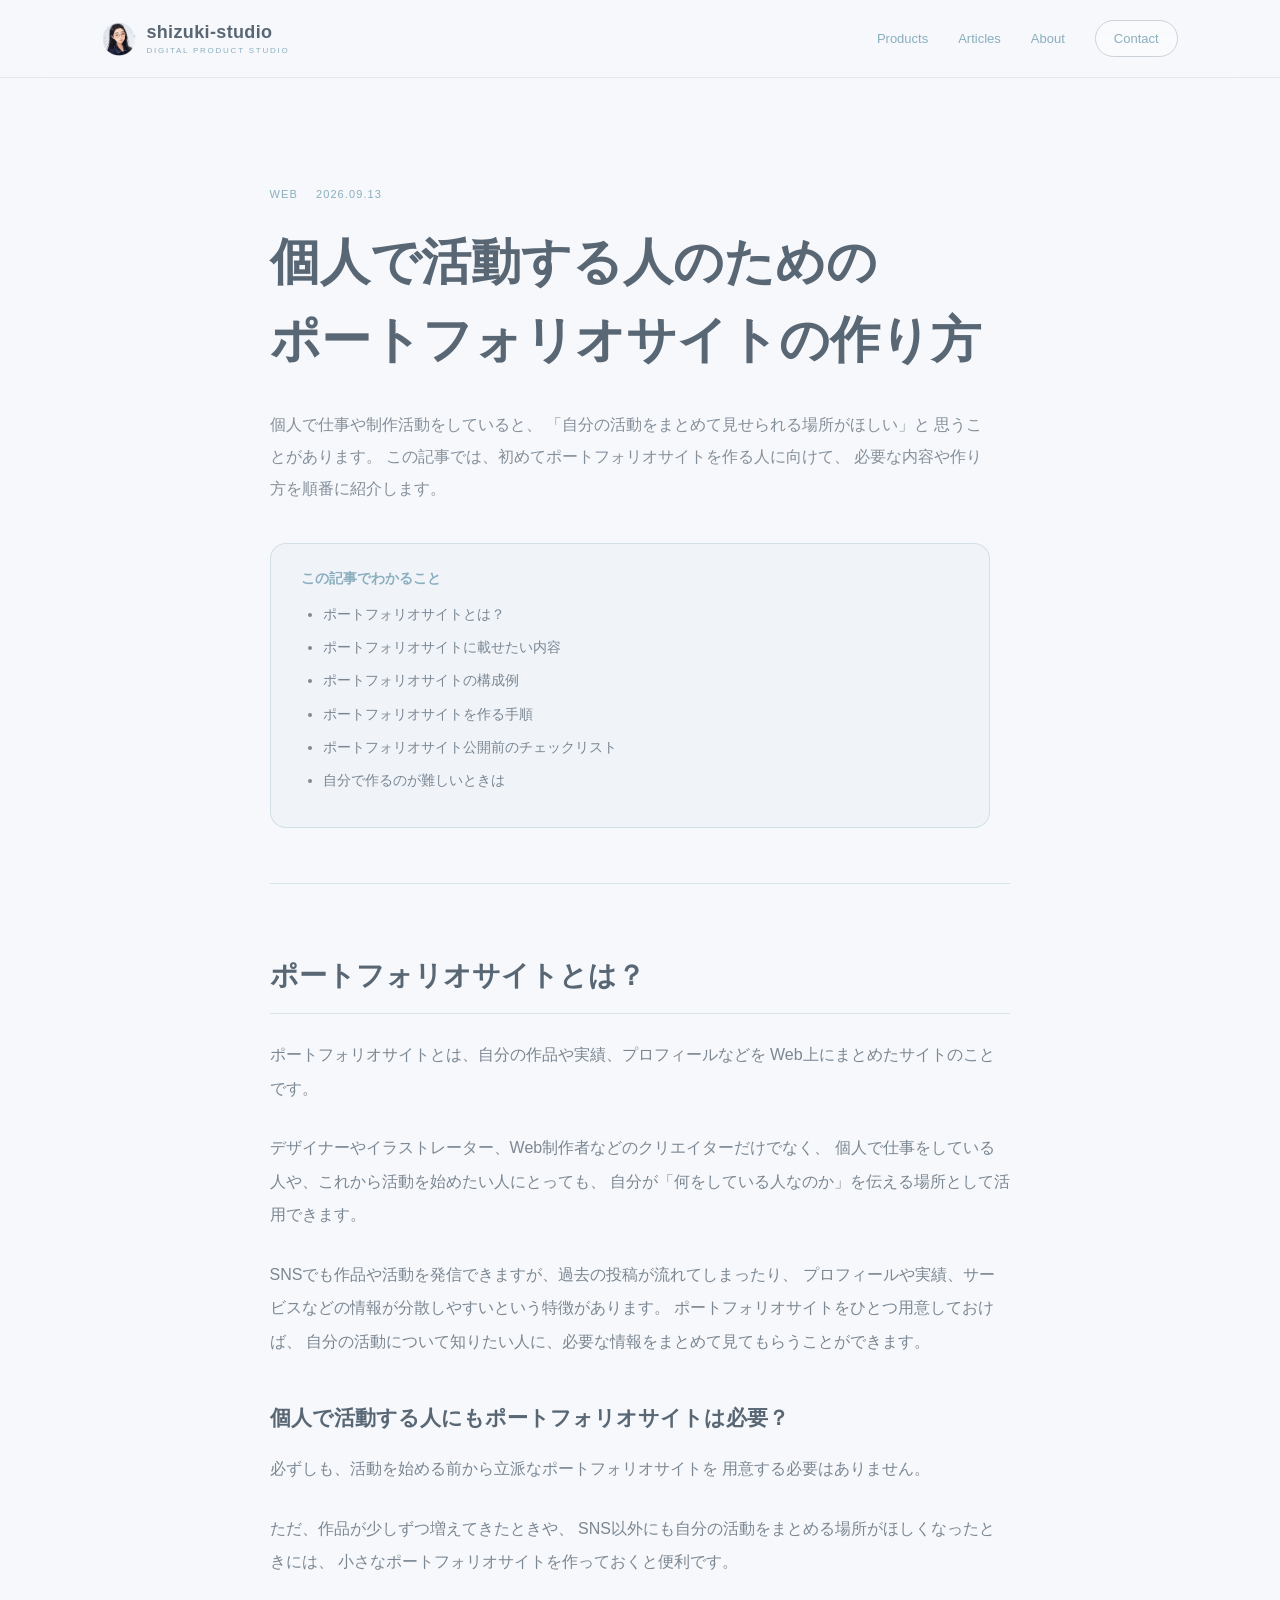
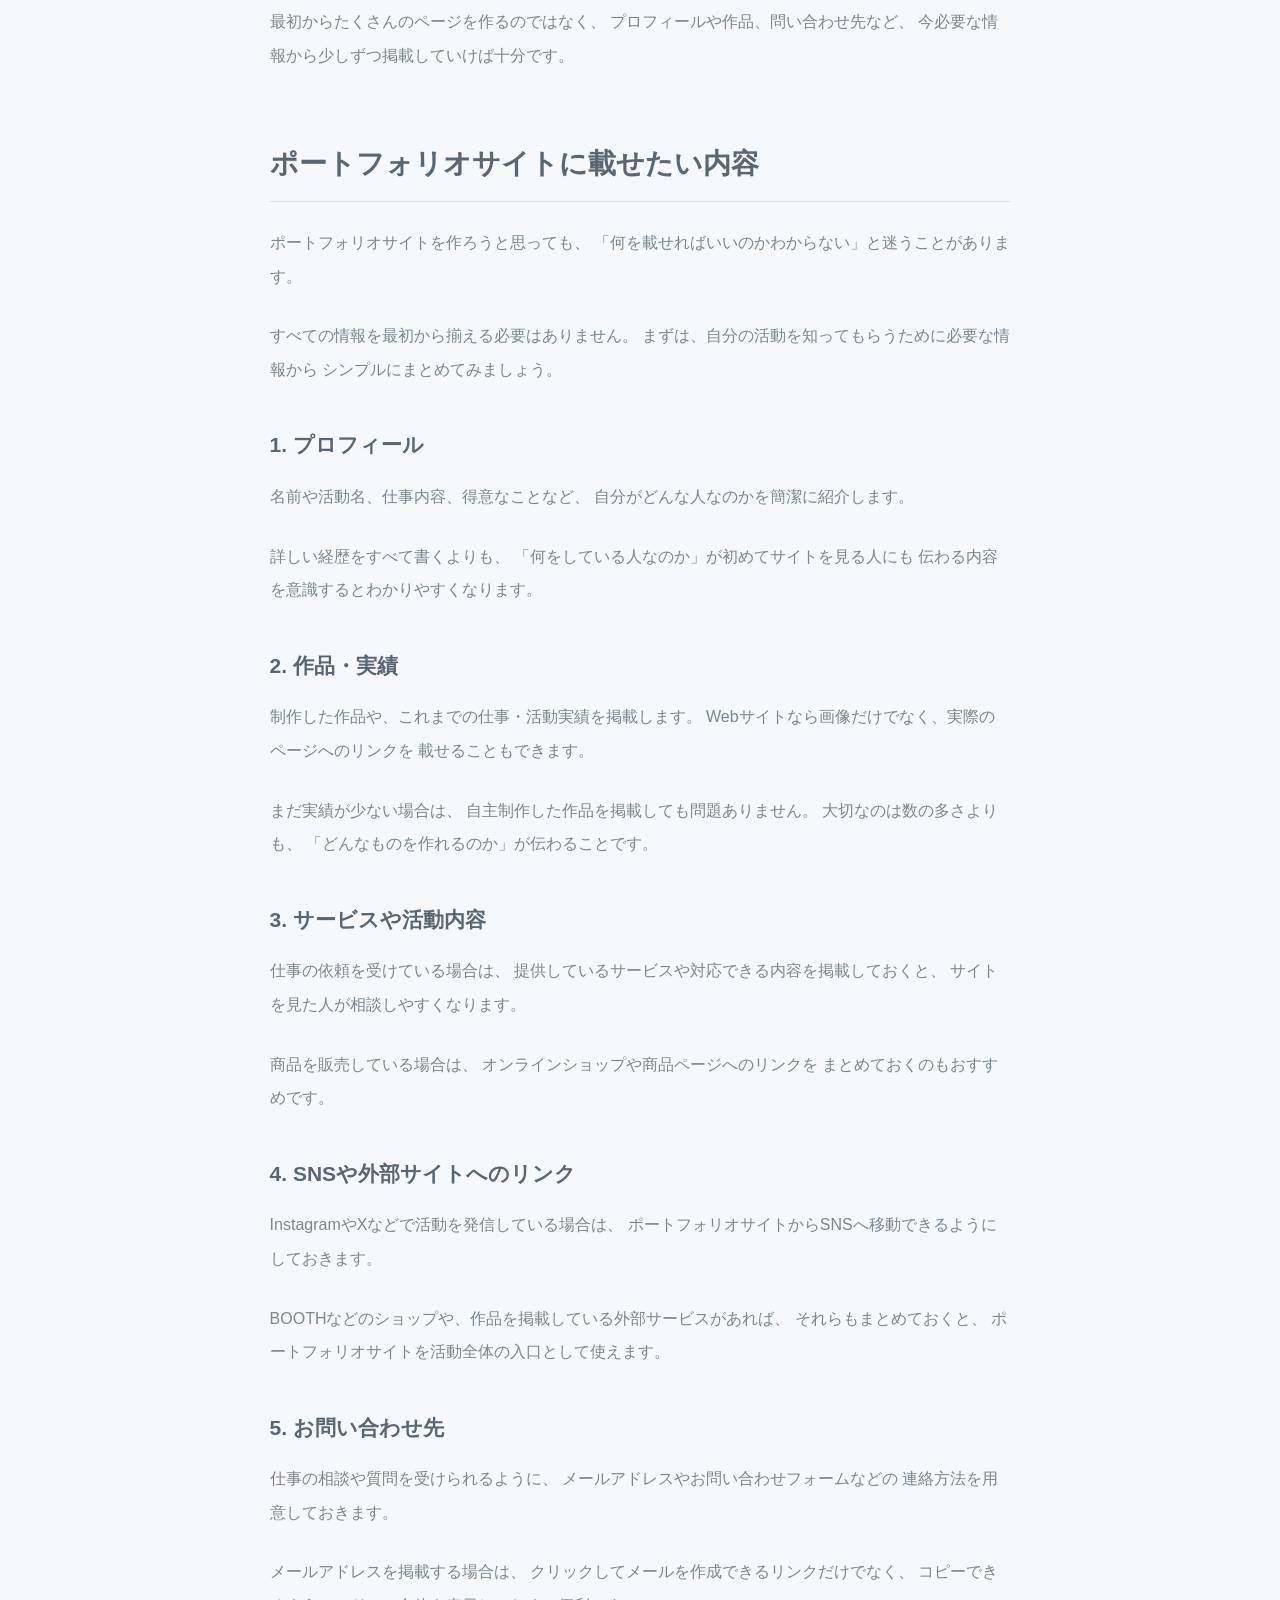
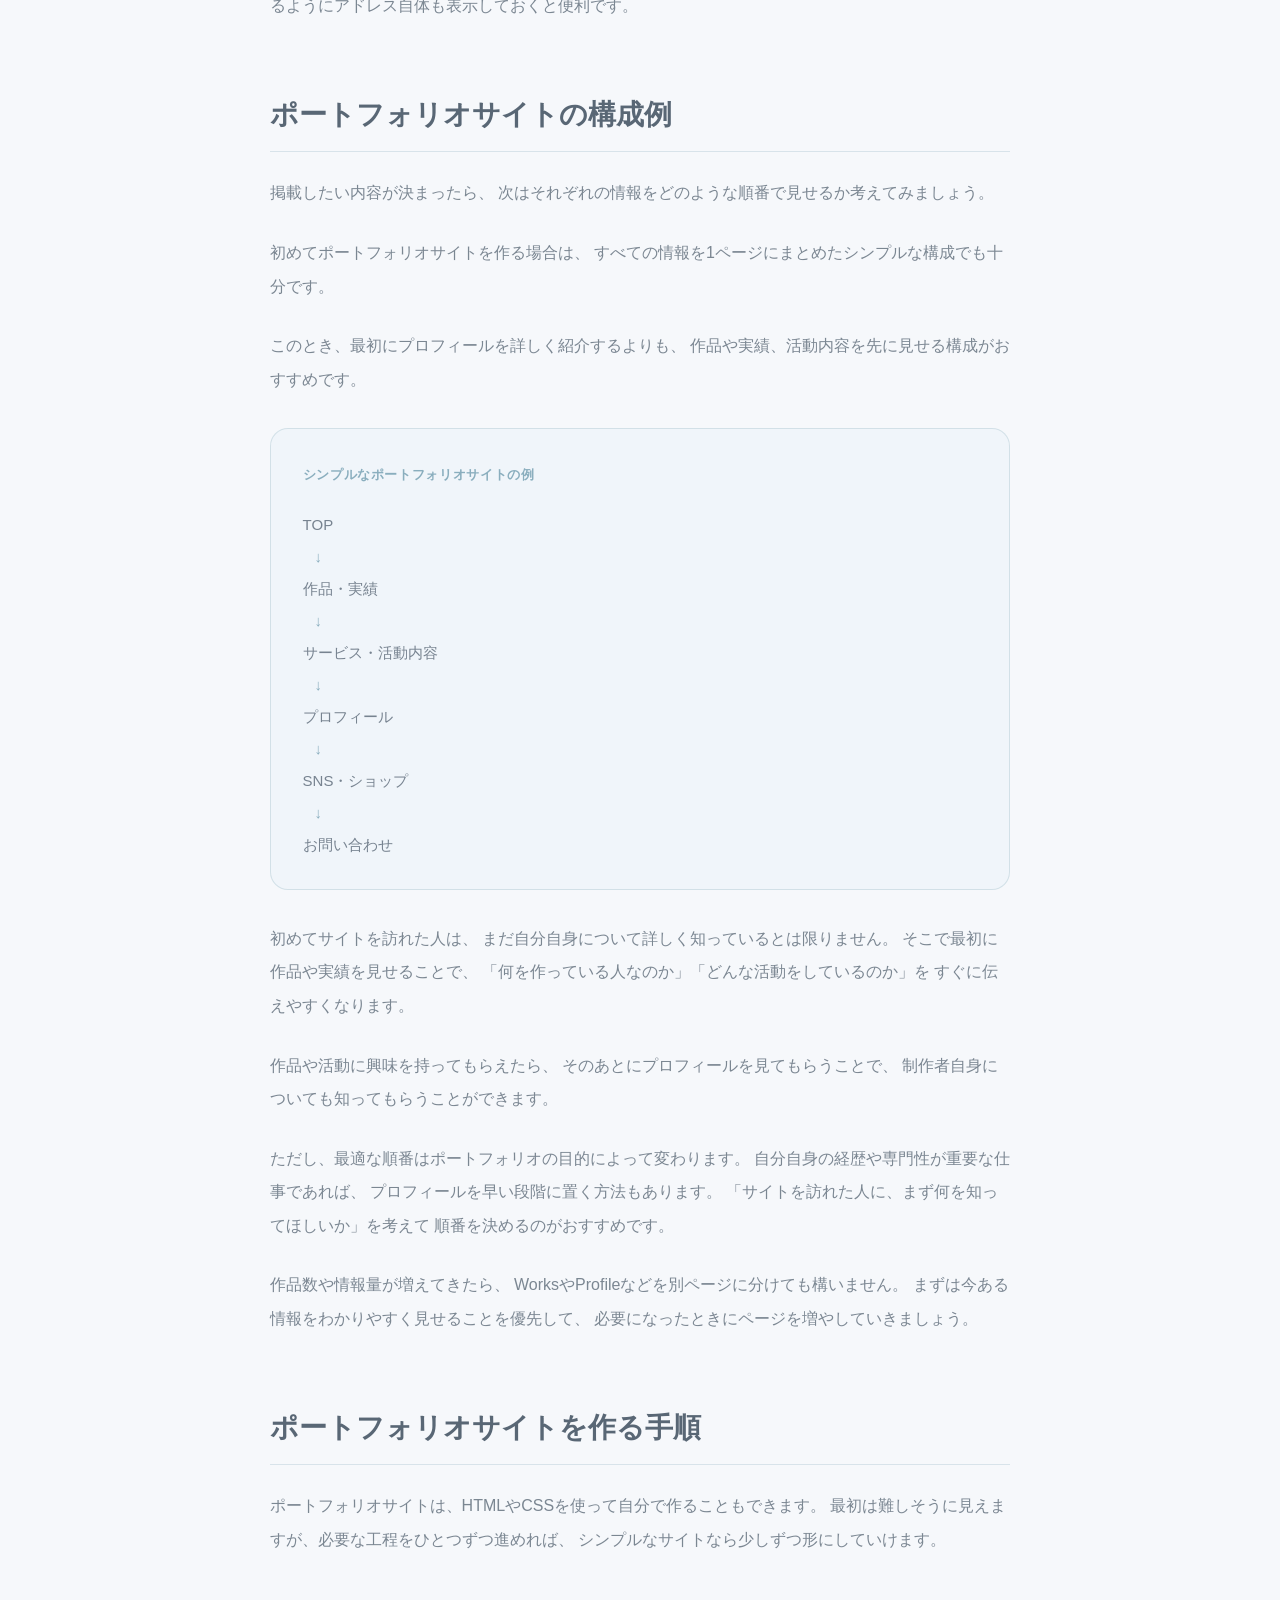
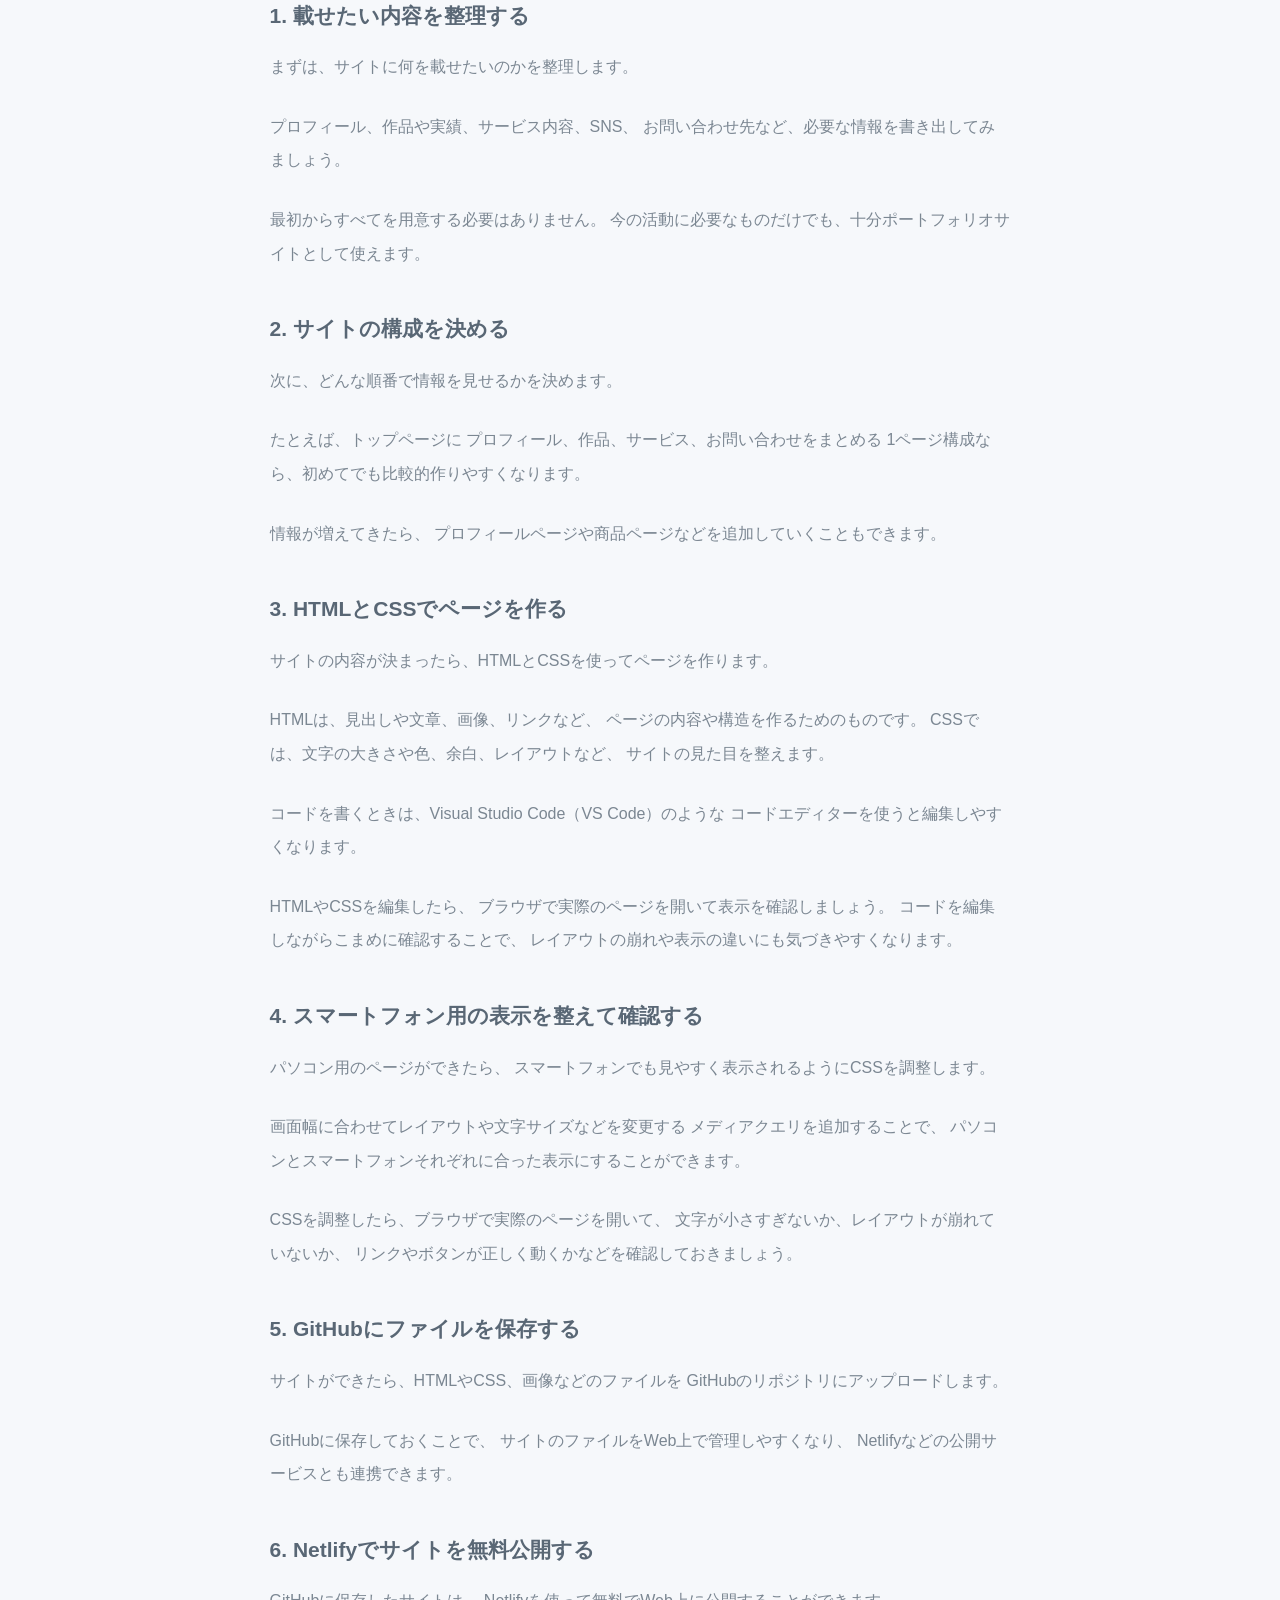
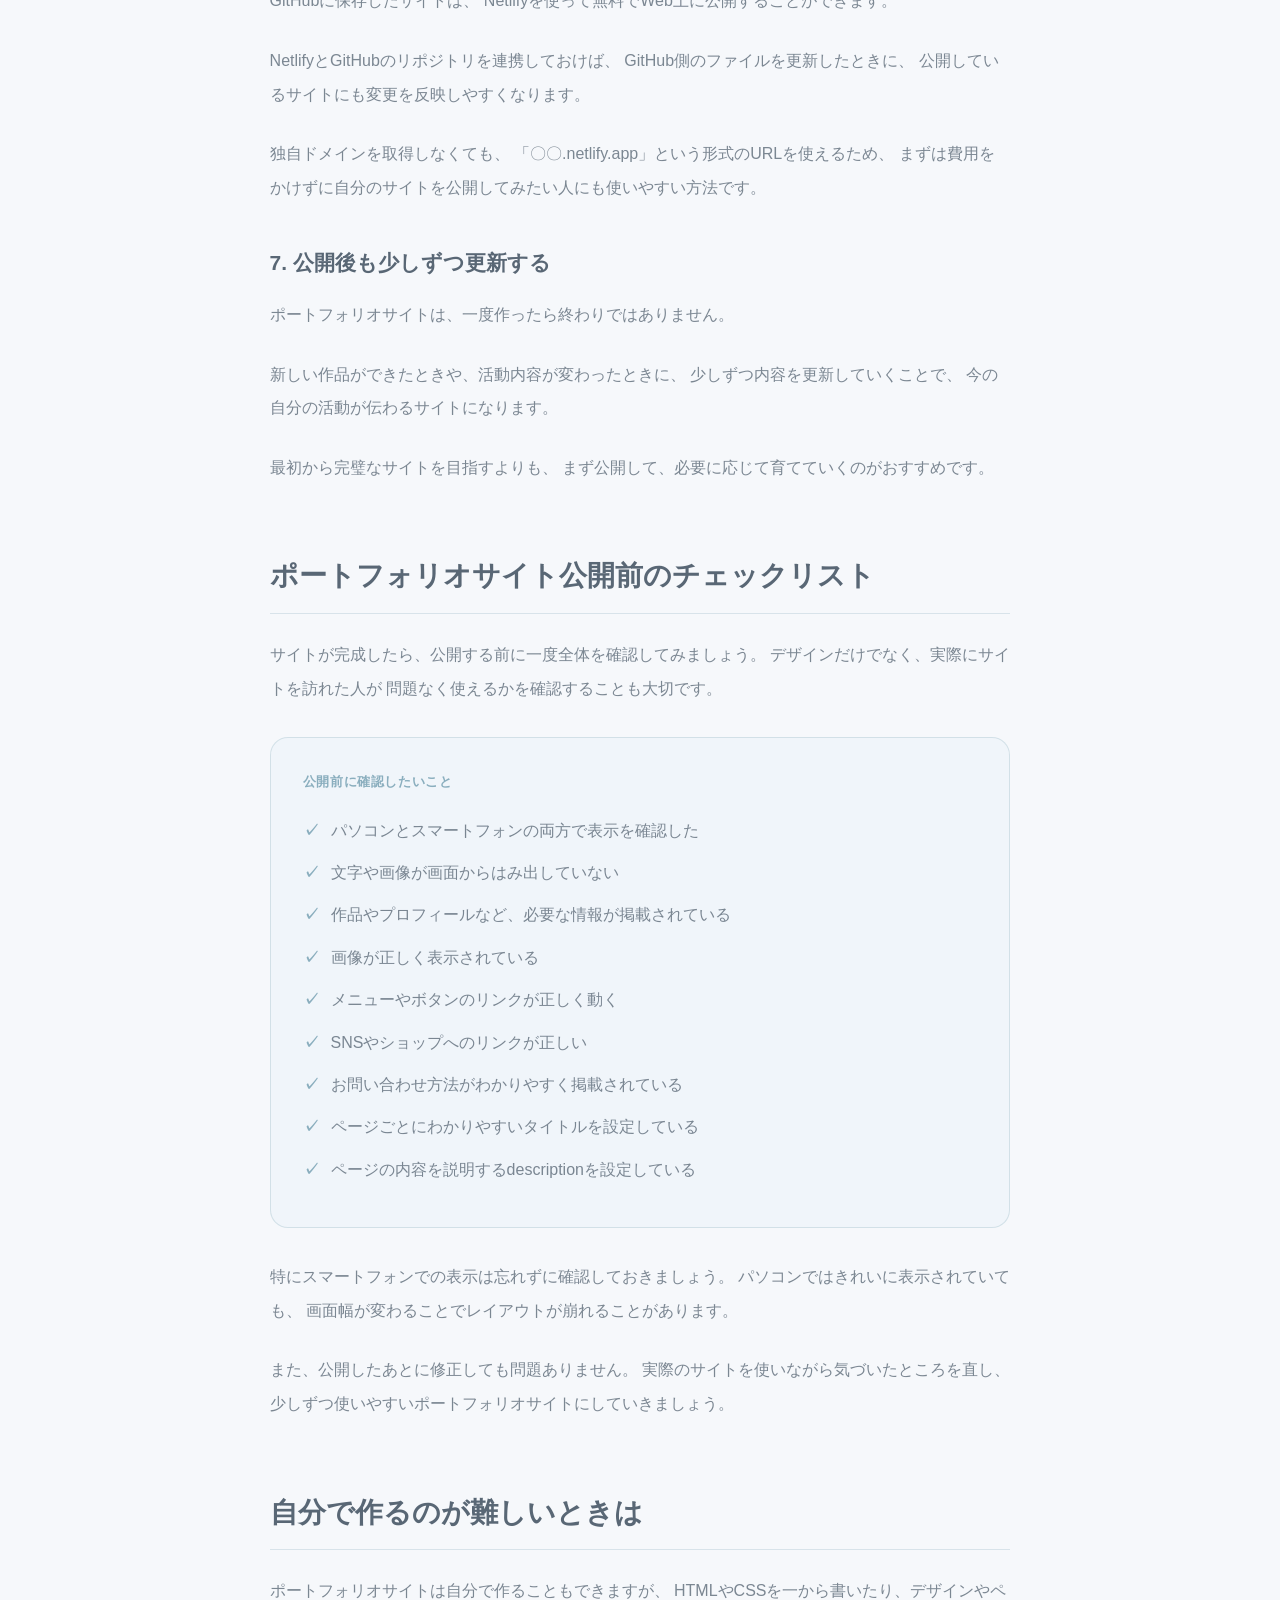
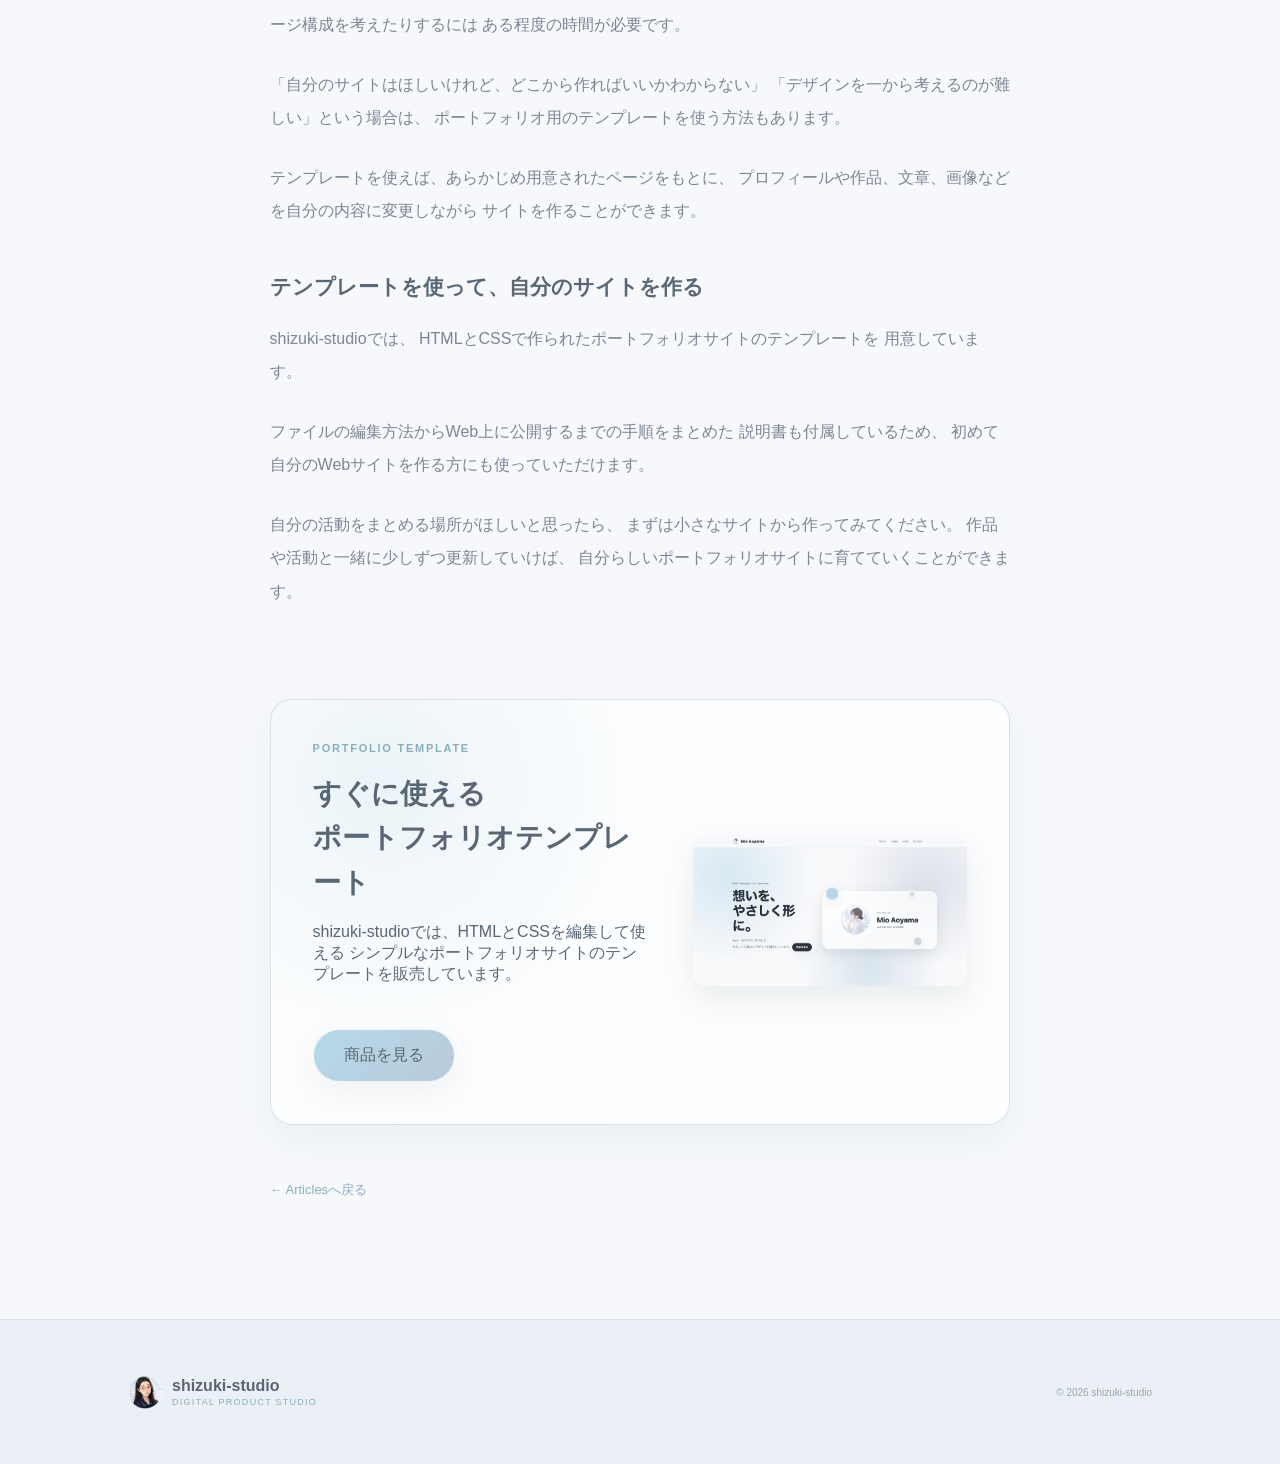
<file: articles/portfolio-site-howto.html>
<!DOCTYPE html>
<html lang="ja">

<head>
  <meta charset="UTF-8">
  <meta name="viewport" content="width=device-width, initial-scale=1.0">

  <title>個人で活動する人のためのポートフォリオサイトの作り方 | shizuki-studio</title>

  <meta
    name="description"
    content="個人で活動するクリエイターや個人事業主に向けて、ポートフォリオサイトの作り方をわかりやすく紹介します。必要な内容やページ構成、公開までの流れをまとめました。"
  >
<meta
  property="og:title"
  content="個人で活動する人のためのポートフォリオサイトの作り方 | shizuki-studio"
>

<meta
  property="og:description"
  content="個人で活動するクリエイターや個人事業主に向けて、ポートフォリオサイトに必要な内容やページ構成、制作から無料公開までの流れを紹介します。"
>

<meta property="og:type" content="article">

<meta
  property="og:url"
  content="https://shizuki-studio.netlify.app/articles/portfolio-site-howto.html"
>

<meta
  property="og:image"
  content="https://shizuki-studio.netlify.app/images/ogp.png"
>

<meta property="og:site_name" content="shizuki-studio">

<meta name="twitter:card" content="summary_large_image">
  <link rel="stylesheet" href="../style.css">
  <link rel="icon" type="image/png" href="../images/favicon.png">
  <link
  rel="canonical"
  href="https://shizuki-studio.netlify.app/articles/portfolio-site-howto.html"
>
</head>

<body>
  <!-- HEADER -->
  <header class="header">

    <a href="../index.html" class="logo">
      <img src="../images/studio-icon.png" alt="" class="logo-icon">

      <div class="logo-text">
        <span class="logo-main">shizuki-studio</span>
        <span class="logo-sub">DIGITAL PRODUCT STUDIO</span>
      </div>
    </a>

    <nav class="nav">
      <a href="../index.html#products">Products</a>
      <a href="index.html">Articles</a>
      <a href="../index.html#about">About</a>
      <a href="../index.html#contact" class="nav-contact">Contact</a>
    </nav>

  </header>


  <!-- ARTICLE -->
  <main class="article-page">

    <article class="article">

      <!-- 記事ヘッダー -->
      <header class="article-header">

        <div class="article-meta">
          <span>WEB</span>
          <time datetime="2026-09-13">2026.09.13</time>
        </div>

        <h1>
          個人で活動する人のための<br>
          ポートフォリオサイトの作り方
        </h1>

        <p class="article-lead">
          個人で仕事や制作活動をしていると、
          「自分の活動をまとめて見せられる場所がほしい」と
          思うことがあります。
          この記事では、初めてポートフォリオサイトを作る人に向けて、
          必要な内容や作り方を順番に紹介します。
        </p>
<div class="article-summary">

  <p class="article-summary-title">
    この記事でわかること
  </p>

  <ul>
    <li>
      <a href="#what-is-portfolio">
        ポートフォリオサイトとは？
      </a>
    </li>

    <li>
      <a href="#portfolio-content">
        ポートフォリオサイトに載せたい内容
      </a>
    </li>

    <li>
      <a href="#portfolio-structure">
        ポートフォリオサイトの構成例
      </a>
    </li>

    <li>
      <a href="#portfolio-steps">
        ポートフォリオサイトを作る手順
      </a>
    </li>

    <li>
      <a href="#portfolio-checklist">
        ポートフォリオサイト公開前のチェックリスト
      </a>
    </li>

    <li>
      <a href="#portfolio-template">
        自分で作るのが難しいときは
      </a>
    </li>
  </ul>

</div>
      </header>


      <!-- 記事本文 -->
      <div class="article-body">

        <h2 id="what-is-portfolio">ポートフォリオサイトとは？</h2>


<p>
  ポートフォリオサイトとは、自分の作品や実績、プロフィールなどを
  Web上にまとめたサイトのことです。
</p>

<p>
  デザイナーやイラストレーター、Web制作者などのクリエイターだけでなく、
  個人で仕事をしている人や、これから活動を始めたい人にとっても、
  自分が「何をしている人なのか」を伝える場所として活用できます。
</p>

<p>
  SNSでも作品や活動を発信できますが、過去の投稿が流れてしまったり、
  プロフィールや実績、サービスなどの情報が分散しやすいという特徴があります。
  ポートフォリオサイトをひとつ用意しておけば、
  自分の活動について知りたい人に、必要な情報をまとめて見てもらうことができます。
</p>

<h3>個人で活動する人にもポートフォリオサイトは必要？</h3>

<p>
  必ずしも、活動を始める前から立派なポートフォリオサイトを
  用意する必要はありません。
</p>

<p>
  ただ、作品が少しずつ増えてきたときや、
  SNS以外にも自分の活動をまとめる場所がほしくなったときには、
  小さなポートフォリオサイトを作っておくと便利です。
</p>

<p>
  最初からたくさんのページを作るのではなく、
  プロフィールや作品、問い合わせ先など、
  今必要な情報から少しずつ掲載していけば十分です。
</p>


        <h2 id="portfolio-content">ポートフォリオサイトに載せたい内容</h2>

<p>
  ポートフォリオサイトを作ろうと思っても、
  「何を載せればいいのかわからない」と迷うことがあります。
</p>

<p>
  すべての情報を最初から揃える必要はありません。
  まずは、自分の活動を知ってもらうために必要な情報から
  シンプルにまとめてみましょう。
</p>

<h3>1. プロフィール</h3>

<p>
  名前や活動名、仕事内容、得意なことなど、
  自分がどんな人なのかを簡潔に紹介します。
</p>

<p>
  詳しい経歴をすべて書くよりも、
  「何をしている人なのか」が初めてサイトを見る人にも
  伝わる内容を意識するとわかりやすくなります。
</p>


<h3>2. 作品・実績</h3>

<p>
  制作した作品や、これまでの仕事・活動実績を掲載します。
  Webサイトなら画像だけでなく、実際のページへのリンクを
  載せることもできます。
</p>

<p>
  まだ実績が少ない場合は、
  自主制作した作品を掲載しても問題ありません。
  大切なのは数の多さよりも、
  「どんなものを作れるのか」が伝わることです。
</p>


<h3>3. サービスや活動内容</h3>

<p>
  仕事の依頼を受けている場合は、
  提供しているサービスや対応できる内容を掲載しておくと、
  サイトを見た人が相談しやすくなります。
</p>

<p>
  商品を販売している場合は、
  オンラインショップや商品ページへのリンクを
  まとめておくのもおすすめです。
</p>


<h3>4. SNSや外部サイトへのリンク</h3>

<p>
  InstagramやXなどで活動を発信している場合は、
  ポートフォリオサイトからSNSへ移動できるようにしておきます。
</p>

<p>
  BOOTHなどのショップや、作品を掲載している外部サービスがあれば、
  それらもまとめておくと、
  ポートフォリオサイトを活動全体の入口として使えます。
</p>


<h3>5. お問い合わせ先</h3>

<p>
  仕事の相談や質問を受けられるように、
  メールアドレスやお問い合わせフォームなどの
  連絡方法を用意しておきます。
</p>

<p>
  メールアドレスを掲載する場合は、
  クリックしてメールを作成できるリンクだけでなく、
  コピーできるようにアドレス自体も表示しておくと便利です。
</p>

<h2 id="portfolio-structure">ポートフォリオサイトの構成例</h2>

<p>
  掲載したい内容が決まったら、
  次はそれぞれの情報をどのような順番で見せるか考えてみましょう。
</p>

<p>
  初めてポートフォリオサイトを作る場合は、
  すべての情報を1ページにまとめたシンプルな構成でも十分です。
</p>

<p>
  このとき、最初にプロフィールを詳しく紹介するよりも、
  作品や実績、活動内容を先に見せる構成がおすすめです。
</p>

<div class="article-example">

  <p class="article-example-title">
    シンプルなポートフォリオサイトの例
  </p>

  <div class="article-example-flow">
    <span>TOP</span>
    <span>↓</span>
    <span>作品・実績</span>
    <span>↓</span>
    <span>サービス・活動内容</span>
    <span>↓</span>
    <span>プロフィール</span>
    <span>↓</span>
    <span>SNS・ショップ</span>
    <span>↓</span>
    <span>お問い合わせ</span>
  </div>

</div>

<p>
  初めてサイトを訪れた人は、
  まだ自分自身について詳しく知っているとは限りません。
  そこで最初に作品や実績を見せることで、
  「何を作っている人なのか」「どんな活動をしているのか」を
  すぐに伝えやすくなります。
</p>

<p>
  作品や活動に興味を持ってもらえたら、
  そのあとにプロフィールを見てもらうことで、
  制作者自身についても知ってもらうことができます。
</p>

<p>
  ただし、最適な順番はポートフォリオの目的によって変わります。
  自分自身の経歴や専門性が重要な仕事であれば、
  プロフィールを早い段階に置く方法もあります。
  「サイトを訪れた人に、まず何を知ってほしいか」を考えて
  順番を決めるのがおすすめです。
</p>

<p>
  作品数や情報量が増えてきたら、
  WorksやProfileなどを別ページに分けても構いません。
  まずは今ある情報をわかりやすく見せることを優先して、
  必要になったときにページを増やしていきましょう。
</p>
       
<h2 id="portfolio-steps">ポートフォリオサイトを作る手順</h2>

<p>
  ポートフォリオサイトは、HTMLやCSSを使って自分で作ることもできます。
  最初は難しそうに見えますが、必要な工程をひとつずつ進めれば、
  シンプルなサイトなら少しずつ形にしていけます。
</p>


<h3>1. 載せたい内容を整理する</h3>

<p>
  まずは、サイトに何を載せたいのかを整理します。
</p>

<p>
  プロフィール、作品や実績、サービス内容、SNS、
  お問い合わせ先など、必要な情報を書き出してみましょう。
</p>

<p>
  最初からすべてを用意する必要はありません。
  今の活動に必要なものだけでも、十分ポートフォリオサイトとして使えます。
</p>


<h3>2. サイトの構成を決める</h3>

<p>
  次に、どんな順番で情報を見せるかを決めます。
</p>

<p>
  たとえば、トップページに
  プロフィール、作品、サービス、お問い合わせをまとめる
  1ページ構成なら、初めてでも比較的作りやすくなります。
</p>

<p>
  情報が増えてきたら、
  プロフィールページや商品ページなどを追加していくこともできます。
</p>


<h3>3. HTMLとCSSでページを作る</h3>

<p>
  サイトの内容が決まったら、HTMLとCSSを使ってページを作ります。
</p>

<p>
  HTMLは、見出しや文章、画像、リンクなど、
  ページの内容や構造を作るためのものです。
  CSSでは、文字の大きさや色、余白、レイアウトなど、
  サイトの見た目を整えます。
</p>

<p>
  コードを書くときは、Visual Studio Code（VS Code）のような
  コードエディターを使うと編集しやすくなります。
</p>

<p>
  HTMLやCSSを編集したら、
  ブラウザで実際のページを開いて表示を確認しましょう。
  コードを編集しながらこまめに確認することで、
  レイアウトの崩れや表示の違いにも気づきやすくなります。
</p>


<h3>4. スマートフォン用の表示を整えて確認する</h3>

<p>
  パソコン用のページができたら、
  スマートフォンでも見やすく表示されるようにCSSを調整します。
</p>

<p>
  画面幅に合わせてレイアウトや文字サイズなどを変更する
  メディアクエリを追加することで、
  パソコンとスマートフォンそれぞれに合った表示にすることができます。
</p>

<p>
  CSSを調整したら、ブラウザで実際のページを開いて、
  文字が小さすぎないか、レイアウトが崩れていないか、
  リンクやボタンが正しく動くかなどを確認しておきましょう。
</p>


<h3>5. GitHubにファイルを保存する</h3>

<p>
  サイトができたら、HTMLやCSS、画像などのファイルを
  GitHubのリポジトリにアップロードします。
</p>

<p>
  GitHubに保存しておくことで、
  サイトのファイルをWeb上で管理しやすくなり、
  Netlifyなどの公開サービスとも連携できます。
</p>


<h3>6. Netlifyでサイトを無料公開する</h3>

<p>
  GitHubに保存したサイトは、
  Netlifyを使って無料でWeb上に公開することができます。
</p>

<p>
  NetlifyとGitHubのリポジトリを連携しておけば、
  GitHub側のファイルを更新したときに、
  公開しているサイトにも変更を反映しやすくなります。
</p>

<p>
  独自ドメインを取得しなくても、
  「〇〇.netlify.app」という形式のURLを使えるため、
  まずは費用をかけずに自分のサイトを公開してみたい人にも使いやすい方法です。
</p>


<h3>7. 公開後も少しずつ更新する</h3>

<p>
  ポートフォリオサイトは、一度作ったら終わりではありません。
</p>

<p>
  新しい作品ができたときや、活動内容が変わったときに、
  少しずつ内容を更新していくことで、
  今の自分の活動が伝わるサイトになります。
</p>

<p>
  最初から完璧なサイトを目指すよりも、
  まず公開して、必要に応じて育てていくのがおすすめです。
</p>

<h2 id="portfolio-checklist">ポートフォリオサイト公開前のチェックリスト</h2>

<p>
  サイトが完成したら、公開する前に一度全体を確認してみましょう。
  デザインだけでなく、実際にサイトを訪れた人が
  問題なく使えるかを確認することも大切です。
</p>

<div class="article-checklist">

  <p class="article-checklist-title">
    公開前に確認したいこと
  </p>

  <ul>
    <li>パソコンとスマートフォンの両方で表示を確認した</li>
    <li>文字や画像が画面からはみ出していない</li>
    <li>作品やプロフィールなど、必要な情報が掲載されている</li>
    <li>画像が正しく表示されている</li>
    <li>メニューやボタンのリンクが正しく動く</li>
    <li>SNSやショップへのリンクが正しい</li>
    <li>お問い合わせ方法がわかりやすく掲載されている</li>
    <li>ページごとにわかりやすいタイトルを設定している</li>
    <li>ページの内容を説明するdescriptionを設定している</li>
  </ul>

</div>

<p>
  特にスマートフォンでの表示は忘れずに確認しておきましょう。
  パソコンではきれいに表示されていても、
  画面幅が変わることでレイアウトが崩れることがあります。
</p>

<p>
  また、公開したあとに修正しても問題ありません。
  実際のサイトを使いながら気づいたところを直し、
  少しずつ使いやすいポートフォリオサイトにしていきましょう。
</p>

        
<h2 id="portfolio-template">自分で作るのが難しいときは</h2>

<p>
  ポートフォリオサイトは自分で作ることもできますが、
  HTMLやCSSを一から書いたり、デザインやページ構成を考えたりするには
  ある程度の時間が必要です。
</p>

<p>
  「自分のサイトはほしいけれど、どこから作ればいいかわからない」
  「デザインを一から考えるのが難しい」という場合は、
  ポートフォリオ用のテンプレートを使う方法もあります。
</p>

<p>
  テンプレートを使えば、あらかじめ用意されたページをもとに、
  プロフィールや作品、文章、画像などを自分の内容に変更しながら
  サイトを作ることができます。
</p>

<h3>テンプレートを使って、自分のサイトを作る</h3>

<p>
  shizuki-studioでは、
  HTMLとCSSで作られたポートフォリオサイトのテンプレートを
  用意しています。
</p>

<p>
  ファイルの編集方法からWeb上に公開するまでの手順をまとめた
  説明書も付属しているため、
  初めて自分のWebサイトを作る方にも使っていただけます。
</p>

<p>
  自分の活動をまとめる場所がほしいと思ったら、
  まずは小さなサイトから作ってみてください。
  作品や活動と一緒に少しずつ更新していけば、
  自分らしいポートフォリオサイトに育てていくことができます。
</p>

      </div>


      <!-- 商品導線 -->
      <aside class="article-product">

  <div class="article-product-content">

    <p class="article-product-label">
      PORTFOLIO TEMPLATE
    </p>

    <h2>
      すぐに使える<br>
      ポートフォリオテンプレート
    </h2>

    <p>
      shizuki-studioでは、HTMLとCSSを編集して使える
      シンプルなポートフォリオサイトのテンプレートを販売しています。
    </p>

    <a
      href="https://shizuki-studio.booth.pm/items/8751640"
      target="_blank"
      rel="noopener noreferrer"
      class="button"
    >
      商品を見る
    </a>

  </div>

  <div class="article-product-image">
    <img
      src="../images/portfolio-template.png"
      alt="shizuki-studio ポートフォリオテンプレート"
    >
  </div>

</aside>


      <!-- 記事一覧へ -->
      <div class="article-back">
        <a href="index.html">← Articlesへ戻る</a>
      </div>

    </article>

  </main>


  <!-- FOOTER -->
  <footer class="footer">

    <div class="footer-brand">
      <img src="../images/studio-icon.png" alt="" class="footer-logo-icon">

      <div class="footer-logo-text">
        <span class="footer-logo-main">shizuki-studio</span>
        <span class="footer-logo-sub">DIGITAL PRODUCT STUDIO</span>
      </div>
    </div>

    <p class="copyright">© 2026 shizuki-studio</p>

  </footer>
<script>
  const publishDate = new Date("2026-09-13T09:00:00+09:00");
  const now = new Date();

  if (now < publishDate) {
    document.body.innerHTML = `
      <main style="
        min-height: 100vh;
        display: grid;
        place-items: center;
        padding: 40px;
        text-align: center;
        font-family: sans-serif;
      ">
        <div>
          <p style="
            margin-bottom: 16px;
            font-size: 13px;
            letter-spacing: .12em;
            color: #8aaebe;
          ">
            COMING SOON
          </p>

          <h1 style="
            margin-bottom: 20px;
            color: #596775;
          ">
            この記事はまだ公開されていません。
          </h1>

          <p style="
            margin-bottom: 30px;
            color: rgba(89, 103, 117, .68);
          ">
            公開予定：2026年9月13日 9:00
          </p>

          <p>
            <a
              href="index.html"
              style="
                color: #8aaebe;
                text-decoration: none;
              "
            >
              Articlesへ戻る →
            </a>
          </p>
        </div>
      </main>
    `;
  }
</script>

</body>
</html>
</file>
<file: style.css>
:root {
  --shizuki-blue: #b5d9e8;
  --blue-mist: #b8cadb;
  --ice-blue: #cbdcec;
  --silver-mist: #cbd2d9;
  --snow-white: #f6f8fb;
  --shizuki-gray: #596775;

  --glass-white: rgba(255, 255, 255, 0.58);
  --glass-blue: rgba(181, 217, 232, 0.22);
  --glass-silver: rgba(203, 210, 217, 0.28);
}

* {
  box-sizing: border-box;
}

html {
  scroll-behavior: smooth;
}

body {
  margin: 0;
  font-family: -apple-system, BlinkMacSystemFont, "Helvetica Neue",
    "Hiragino Sans", sans-serif;
  color: var(--shizuki-gray);
  background: var(--snow-white);
}

/* =========================
   Header
========================= */

.header {
  position: sticky;
  top: 0;
  z-index: 1000;
  width: 100%;
  min-height: 78px;
  display: flex;
  align-items: center;
  justify-content: space-between;
  padding: 14px 8%;
  background: rgba(246, 248, 251, 0.78);
  backdrop-filter: blur(20px);
  -webkit-backdrop-filter: blur(20px);
  border-bottom: 1px solid rgba(203, 210, 217, 0.45);
}

.logo {
  display: flex;
  flex-direction: row;
  align-items: center;
  gap: 10px;

  text-decoration: none;
}

.logo-icon {
  width: 34px;
  height: 34px;

  object-fit: cover;
  border-radius: 50%;
}

.logo-text {
  display: flex;
  flex-direction: column;
}

.logo-main {
  font-size: 18px;
  font-weight: 700;
  letter-spacing: 0.02em;
  color: var(--shizuki-gray);
}

.logo-sub {
  margin-top: 3px;
  font-size: 8px;
  letter-spacing: 0.22em;
  color: #8aaebe;
}

.nav {
  display: flex;
  align-items: center;
  gap: 30px;
}

.nav a {
  position: relative;
  font-size: 13px;
  font-weight: 500;
  color: #8aaebe;
  text-decoration: none;
  transition: 0.2s;
}

.nav a:not(.nav-contact)::after {
  content: "";
  position: absolute;
  left: 0;
  bottom: -6px;
  width: 0;
  height: 1px;
  background: var(--shizuki-blue);
  transition: 0.2s;
}

.nav a:not(.nav-contact):hover::after {
  width: 100%;
}

.nav a:hover {
  color: #7899aa;
}

.nav-contact {
  padding: 10px 18px;
  border: 1px solid var(--silver-mist);
  border-radius: 999px;
  background: rgba(255, 255, 255, 0.42);
  color: #8aaebe !important;
}

/* =========================
   Hero
========================= */

.hero {
  position: relative;
  min-height: 650px;

  display: grid;
  grid-template-columns: 54% 46%;
  align-items: center;
  gap: 55px;

  padding: 80px 8%;

  overflow: hidden;

  background:
    radial-gradient(
      circle at 82% 22%,
      rgba(181, 217, 232, 0.42),
      transparent 32%
    ),
    radial-gradient(
      circle at 65% 80%,
      rgba(203, 220, 236, 0.38),
      transparent 36%
    ),
    linear-gradient(
      135deg,
      #ffffff 0%,
      var(--snow-white) 55%,
      rgba(203, 210, 217, 0.32) 100%
    );
}

.hero-content {
  width: 100%;
  max-width: 650px;
  justify-self: end;
  grid-template-columns: 52% 48%;
}

.hero-label,
.section-label {
  color: #8aaebe;
}

.hero h1 {
  margin: 20px 0;
  font-size: clamp(42px, 5vw, 66px);
  line-height: 1.25;
  color: var(--shizuki-gray);
}

.hero-text {
  max-width: 520px;
  line-height: 2;
  font-size: 15px;
  color: rgba(89, 103, 117, 0.76);
}

.button {
  display: inline-block;
  margin-top: 28px;
  padding: 15px 30px;
  border: 1px solid rgba(255, 255, 255, 0.75);
  border-radius: 100px;
  background: linear-gradient(
    135deg,
    var(--shizuki-blue),
    var(--blue-mist)
  );
  color: var(--shizuki-gray);
  box-shadow: 0 10px 30px rgba(89, 103, 117, 0.08);
  text-decoration: none;
  transition: 0.2s;
}

.button:hover {
  transform: translateY(-2px);
}

.hero-visual {
  width: 100%;
  display: flex;
  align-items: center;
  justify-content: flex-start;
}

.hero-product-image {
  display: block;
  width: 100%;
  max-width: 720px;
  height: auto;
  object-fit: contain;
}

.visual-card {
  position: absolute;
  display: flex;
  align-items: flex-end;
  padding: 24px;
  border: 1px solid rgba(255, 255, 255, 0.72);
  border-radius: 32px;
  background: linear-gradient(
    145deg,
    rgba(255, 255, 255, 0.52),
    rgba(181, 217, 232, 0.18)
  );
  backdrop-filter: blur(24px);
  -webkit-backdrop-filter: blur(24px);
  box-shadow:
    0 25px 60px rgba(89, 103, 117, 0.09),
    inset 0 1px 0 rgba(255, 255, 255, 0.8);
}

.visual-card span {
  font-size: 11px;
  letter-spacing: 0.2em;
  color: rgba(89, 103, 117, 0.58);
}

.card-1 {
  width: 260px;
  height: 300px;
  top: 20px;
  left: 80px;
  transform: rotate(5deg);
}

.card-2 {
  width: 210px;
  height: 230px;
  bottom: 30px;
  left: 0;
  transform: rotate(-8deg);
}

.card-3 {
  width: 170px;
  height: 190px;
  right: 0;
  bottom: 65px;
  transform: rotate(9deg);
}

/* =========================
   Common Sections
========================= */

.section {
  padding: 120px 10%;
}

.section-label {
  font-size: 12px;
  letter-spacing: 0.18em;
  font-weight: 600;
}

.section h2 {
  margin: 12px 0 25px;
  font-size: 34px;
  color: var(--shizuki-gray);
}

.section-text {
  max-width: 650px;
  font-size: 15px;
  line-height: 2;
  color: rgba(89, 103, 117, 0.76);
}

/* =========================
   About
========================= */

.about-section {
  display: grid;
  grid-template-columns: 320px 1fr;
  gap: 90px;
  align-items: start;

  padding-left: calc(8% + 60px);
  padding-right: 8%;
}

.about-left {
  align-self: start;
}

.about-label {
  margin: 0;

  font-size: 18px;
  font-weight: 600;
  letter-spacing: 0.16em;

  color: #8aaebe;
}

.about-profile {
  display: flex;
  flex-direction: column;
  align-items: flex-start;

  margin-top: 35px;
  margin-left: 85px;
}

.about-profile-icon {
  width: 220px;
  height: 220px;

  object-fit: cover;
  border-radius: 50%;

  border: 1px solid rgba(203, 210, 217, 0.6);

  box-shadow:
    0 18px 45px
    rgba(89, 103, 117, 0.10);
}

.about-profile-link {
  width: 220px;

  display: flex;
  align-items: center;
  justify-content: space-between;

  margin-top: 22px;
  padding-bottom: 8px;

  border-bottom: 1px solid var(--silver-mist);

  color: #8aaebe;
  text-decoration: none;

  font-size: 13px;
  letter-spacing: 0.08em;

  transition: 0.2s;
}

.about-profile-link span:last-child {
  color: #8aaebe;
  transition: 0.2s;
}

.about-profile-link:hover {
  color: #7899aa;
}

.about-profile-link:hover span:last-child {
  transform: translateX(5px);
}


/* 右：About本文 */

.about-content {
  padding: 0;
}

.about-content h2 {
  margin: 0 0 28px;

  font-size: clamp(32px, 4vw, 46px);
  line-height: 1.5;

  color: var(--shizuki-gray);
}

.about-main {
  margin: 0;

  font-size: 18px;
  line-height: 2.1;

  color: rgba(89, 103, 117, 0.88);
}

.about-text {
  max-width: 570px;

  margin-top: 28px;

  font-size: 14px;
  line-height: 2;

  color: rgba(89, 103, 117, 0.68);
}

.about-tags {
  display: flex;
  flex-wrap: wrap;
  gap: 10px;

  margin-top: 35px;
}

.about-tags span {
  padding: 8px 17px;

  border: 1px solid rgba(203, 210, 217, 0.7);
  border-radius: 999px;

  background: rgba(255, 255, 255, 0.45);

  font-size: 11px;
  letter-spacing: 0.1em;

  color: #8aaebe;
}

/* =========================
   Products
========================= */

.products {
  background: linear-gradient(
    180deg,
    rgba(255, 255, 255, 0.72),
    var(--snow-white)
  );
}

.products-heading {
  display: block;
  margin-bottom: 55px;
}

.products-label {
  margin: 0 0 32px;

  font-size: 18px;
  font-weight: 600;
  letter-spacing: 0.16em;

  color: #8aaebe;
}

.products-heading h2 {
  margin: 0;

  font-size: clamp(32px, 4vw, 46px);
  line-height: 1.5;

  color: var(--shizuki-gray);
}

.products-intro {
  max-width: 650px;
  margin: 28px 0 0;

  font-size: 16px;
  line-height: 2;

  color: rgba(89, 103, 117, 0.68);
}

.product-grid {
  display: grid;
  grid-template-columns: repeat(auto-fit, minmax(260px, 1fr));
  gap: 30px;
  margin-top: 50px;
}

.product-card {
  position: relative;
  padding: 22px 22px 28px;
  border: 1px solid rgba(203, 210, 217, 0.55);
  border-radius: 24px;
  background: rgba(255, 255, 255, 0.58);
  backdrop-filter: blur(18px);
  -webkit-backdrop-filter: blur(18px);
  box-shadow: 0 18px 45px rgba(89, 103, 117, 0.07);
  transition: 0.25s;
}

.product-card:hover {
  transform: translateY(-5px);
  box-shadow: 0 24px 55px rgba(89, 103, 117, 0.11);
}

.product-image {
  height: 220px;
  margin-bottom: 25px;
  border-radius: 18px;
  overflow: hidden;
  background: linear-gradient(
    135deg,
    rgba(203, 220, 236, 0.58),
    rgba(255, 255, 255, 0.78)
  );
}

.product-image img {
  width: 100%;
  height: 100%;
  object-fit: cover;
  display: block;
}

.product-card .product-category {
  margin-top: 0;
  font-size: 10px;
  font-weight: 600;
  letter-spacing: 0.18em;
  color: #8aaebe;
}

.product-card h3 {
  margin: 9px 0 12px;
  font-size: 21px;
  color: var(--shizuki-gray);
}

.product-card p {
  line-height: 1.8;
  color: rgba(89, 103, 117, 0.68);
}

.product-card a {
  text-decoration: none;
}

.product-link {
  display: flex !important;
  align-items: center;
  justify-content: space-between;
  width: 100%;
  margin-top: 22px !important;
  padding-top: 17px;
  border-top: 1px solid rgba(203, 210, 217, 0.65);
  font-size: 12px;
  font-weight: 600;
  letter-spacing: 0.05em;
  color: var(--shizuki-gray) !important;
}

.product-link span {
  font-size: 17px;
  color: #8aaebe;
  transition: 0.2s;
}

.product-link:hover span {
  transform: translateX(4px);
}

.coming-soon {
  display: inline-block;
  margin-top: 20px;
  padding: 7px 13px;
  border-radius: 999px;
  background: rgba(181, 217, 232, 0.32);
  font-size: 10px;
  font-weight: 600;
  letter-spacing: 0.12em;
  color: rgba(89, 103, 117, 0.7);
}

/* =========================
   CONTACT
========================= */

.contact-section {
  padding-top: 80px;

  background:
    radial-gradient(
      circle at 15% 30%,
      rgba(181, 217, 232, 0.25),
      transparent 30%
    ),
    linear-gradient(
      180deg,
      var(--snow-white),
      rgba(203, 220, 236, 0.32)
    );
}


/* 左右レイアウト */

.contact-grid {
  display: grid;
  grid-template-columns: 1.4fr 0.8fr;
  gap: 120px;
  align-items: start;
}

.contact-main,
.contact-other-links {
  padding-top: 0;
}


/* CONTACT / LINKS 共通タイトル */

.contact-label,
.contact-links-label {
  margin: 0 0 32px;

  font-size: 18px;
  font-weight: 600;
  line-height: 1;
  letter-spacing: 0.16em;

  color: #8aaebe;
}


/* 左：お問い合わせ */

.contact-main h2 {
  margin: 0;

  font-size: clamp(32px, 4vw, 46px);
  line-height: 1.5;

  color: var(--shizuki-gray);
}

.contact-text {
  max-width: 650px;
  margin: 28px 0 0;

  font-size: 16px;
  line-height: 2;

  color: rgba(89, 103, 117, 0.68);
}


/* メール */

.contact-mail-wrap {
  display: flex;
  align-items: center;
  gap: 18px;

  margin-top: 32px;
}

.contact-mail-button {
  display: inline-flex;
  align-items: center;
  gap: 12px;

  padding: 13px 20px;

  border: 1px solid rgba(138, 174, 190, 0.45);
  border-radius: 12px;

  background: rgba(181, 217, 232, 0.16);

  color: var(--shizuki-gray);
  text-decoration: none;

  transition: 0.2s;
  cursor: pointer;
}

.contact-mail-button span {
  color: #8aaebe;
  transition: 0.2s;
}

.contact-mail-button:hover {
  background: rgba(181, 217, 232, 0.30);
  border-color: #8aaebe;

  transform: translateY(-2px);
}

.contact-mail-button:hover span {
  transform: translateX(4px);
}

.contact-mail-address {
  font-size: 14px;
  letter-spacing: 0.03em;

  color: rgba(89, 103, 117, 0.72);

  user-select: text;
}


/* 右：LINKS */

.contact-link-grid {
  display: grid;
  grid-template-columns: repeat(2, minmax(0, 1fr));
  gap: 14px;
}

.contact-link-card {
  position: relative;
  min-height: 125px;

  display: flex;
  align-items: flex-end;

  padding: 18px;

  border: 1px solid rgba(138, 174, 190, 0.35);
  border-radius: 18px;

  background: rgba(255, 255, 255, 0.48);

  backdrop-filter: blur(16px);
  -webkit-backdrop-filter: blur(16px);

  box-shadow: 0 12px 30px rgba(89, 103, 117, 0.06);

  color: var(--shizuki-gray);
  text-decoration: none;

  transition: 0.25s;
}

.contact-link-icon {
  position: absolute;
  top: 18px;
  left: 18px;

  width: 40px;
  height: 40px;

  object-fit: contain;
}

.profile-card-icon {
  border-radius: 50%;
}

.contact-link-name {
  font-size: 15px;
  font-weight: 600;
  letter-spacing: 0.04em;
}

.contact-link-arrow {
  position: absolute;
  right: 18px;
  bottom: 18px;

  font-size: 17px;
  color: #8aaebe;

  transition: 0.2s;
}

.contact-link-card:hover {
  transform: translateY(-4px);

  border-color: rgba(138, 174, 190, 0.65);
  background: rgba(255, 255, 255, 0.68);

  box-shadow:
    0 18px 40px
    rgba(89, 103, 117, 0.10);
}

.contact-link-name {
  font-size: 15px;
  font-weight: 600;
  letter-spacing: 0.04em;
}

.contact-link-arrow {
  font-size: 17px;
  color: #8aaebe;

  transition: 0.2s;
}

.contact-link-card:hover .contact-link-arrow {
  transform: translateX(3px);
}

/* =========================
   Footer
========================= */

.footer {
  display: flex;
  align-items: center;
  justify-content: space-between;

  padding: 55px 10%;

  background: rgba(203, 220, 236, 0.28);
  border-top: 1px solid rgba(203, 210, 217, 0.45);
}


/* ブランド */

.footer-brand {
  display: flex;
  flex-direction: row;
  align-items: center;
  gap: 10px;
}

.footer-logo-icon {
  width: 34px;
  height: 34px;

  object-fit: cover;
  border-radius: 50%;
  flex-shrink: 0;
}

.footer-logo-text {
  display: flex;
  flex-direction: column;
}

.footer-logo-main {
  font-size: 16px;
  font-weight: 600;

  color: var(--shizuki-gray);
}

.footer-logo-sub {
  margin-top: 2px;

  font-size: 9px;
  font-weight: 500;
  letter-spacing: 0.14em;

  color: #8aaebe;
}


/* コピーライト */

.copyright {
  margin: 0;

  font-size: 10px;

  color: rgba(89, 103, 117, 0.55);
}

/* =========================
   Profile Page
========================= */

.profile-page {
  min-height: 100vh;
  background:
    radial-gradient(
      circle at 50% 0%,
      rgba(181, 217, 232, 0.38),
      transparent 40%
    ),
    linear-gradient(
      180deg,
      #ffffff 0%,
      var(--snow-white) 55%,
      rgba(203, 220, 236, 0.3) 100%
    );
}

.profile-header {
  width: 100%;
  padding: 28px 7%;
}

.profile-back {
  font-size: 12px;
  letter-spacing: 0.05em;
  color: rgba(89, 103, 117, 0.72);
  text-decoration: none;
}

.profile-container {
  width: 100%;
  display: flex;
  justify-content: center;
  padding: 30px 20px 100px;
}

.profile-main {
  width: 100%;
  max-width: 480px;
  text-align: center;
}

.profile-icon {
  width: 110px;
  aspect-ratio: 1 / 1;
  object-fit: cover;
  object-position: center;
  border-radius: 50%;
  border: 5px solid rgba(255, 255, 255, 0.82);
  box-shadow: 0 15px 40px rgba(89, 103, 117, 0.1);
  display: block;
  margin: 0 auto;
}

.profile-label {
  margin: 25px 0 8px;
  font-size: 9px;
  font-weight: 600;
  letter-spacing: 0.2em;
  color: #8aaebe;
}

.profile-main h1 {
  margin: 0;
  font-size: 28px;
  color: var(--shizuki-gray);
}

.profile-studio {
  margin: 7px 0 0;
  font-size: 12px;
  letter-spacing: 0.05em;
  color: rgba(89, 103, 117, 0.55);
}

.profile-description {
  margin: 28px auto 0;
  font-size: 14px;
  line-height: 2;
  color: rgba(89, 103, 117, 0.72);
}

.profile-links {
  display: flex;
  flex-direction: column;
  gap: 13px;
  margin-top: 38px;
}

.profile-links a {
  display: flex;
  justify-content: space-between;
  align-items: center;
  width: 100%;
  padding: 18px 22px;
  border: 1px solid rgba(203, 210, 217, 0.62);
  border-radius: 18px;
  background: rgba(255, 255, 255, 0.5);
  box-shadow: 0 10px 30px rgba(89, 103, 117, 0.06);
  color: var(--shizuki-gray);
  text-decoration: none;
  font-size: 13px;
  backdrop-filter: blur(16px);
  -webkit-backdrop-filter: blur(16px);
  transition: 0.2s;
}

.profile-links a:hover {
  transform: translateY(-3px);
  border-color: var(--shizuki-blue);
  box-shadow: 0 15px 35px rgba(89, 103, 117, 0.1);
}

.profile-favorites {
  margin-top: 50px;
}

.profile-small-label {
  font-size: 9px;
  font-weight: 600;
  letter-spacing: 0.18em;
  color: #8aaebe;
}

.favorite-tags {
  display: flex;
  justify-content: center;
  flex-wrap: wrap;
  gap: 9px;
  margin-top: 15px;
}

.favorite-tags span {
  padding: 8px 14px;
  border: 1px solid rgba(203, 210, 217, 0.5);
  border-radius: 999px;
  background: rgba(181, 217, 232, 0.24);
  font-size: 11px;
  color: rgba(89, 103, 117, 0.72);
}

.profile-link-left {
  display: flex;
  align-items: center;
  gap: 14px;
}

.profile-link-left img {
  width: 25px;
  height: 25px;
  object-fit: contain;
  flex-shrink: 0;
}

.profile-link-arrow {
  font-size: 15px;
  color: #8aaebe;
  transition: transform 0.2s;
}

.profile-links a:hover .profile-link-arrow {
  transform: translate(3px, -3px);
}

/* =========================
   ARTICLES
========================= */

.articles-page {
  min-height: 100vh;
  background: var(--snow-white);
}

.articles-hero {
  padding: 110px 10% 80px;
}

.articles-label {
  margin: 0 0 32px;
  font-size: 18px;
  font-weight: 600;
  letter-spacing: .16em;
  color: #8aaebe;
}

.articles-hero h1 {
  margin: 0;
  font-size: clamp(36px, 5vw, 54px);
  line-height: 1.5;
  color: var(--shizuki-gray);
}

.articles-description {
  max-width: 650px;
  margin: 30px 0 0;
  font-size: 16px;
  line-height: 2;
  color: rgba(89, 103, 117, .68);
}


/* 記事一覧 */

.articles-list {
  padding: 0 10% 120px;
}

.article-card {
  display: block;
  max-width: 850px;
  padding: 38px 42px;
  border: 1px solid rgba(138, 174, 190, .3);
  border-radius: 22px;
  background: rgba(255, 255, 255, .65);
  box-shadow: 0 14px 35px rgba(89, 103, 117, .06);
  color: var(--shizuki-gray);
  text-decoration: none;
  transition: .25s;
}

.article-card:hover {
  transform: translateY(-4px);
  border-color: rgba(138, 174, 190, .6);
  box-shadow: 0 20px 45px rgba(89, 103, 117, .1);
}

.article-card-meta {
  display: flex;
  align-items: center;
  gap: 18px;
  margin-bottom: 22px;
  font-size: 11px;
  letter-spacing: .1em;
  color: #8aaebe;
}

.article-card h2 {
  margin: 0;
  font-size: clamp(23px, 3vw, 30px);
  line-height: 1.6;
  color: var(--shizuki-gray);
}

.article-card p {
  max-width: 650px;
  margin: 20px 0 0;
  font-size: 14px;
  line-height: 2;
  color: rgba(89, 103, 117, .68);
}

.article-read {
  display: inline-block;
  margin-top: 28px;
  font-size: 13px;
  font-weight: 600;
  letter-spacing: .04em;
  color: #8aaebe;
}

/* =========================
   ARTICLE PAGE
========================= */

.article-page {
  min-height: 100vh;
  background: var(--snow-white);
}

.article {
  max-width: 920px;
  margin: 0 auto;
  padding: 110px 7% 120px;
}

.article-header {
  padding-bottom: 55px;
  border-bottom: 1px solid rgba(138, 174, 190, .28);
}

.article-meta {
  display: flex;
  align-items: center;
  gap: 18px;
  margin-bottom: 24px;
  font-size: 11px;
  letter-spacing: .1em;
  color: #8aaebe;
}

.article-header h1 {
  margin: 0;
  font-size: clamp(34px, 5vw, 50px);
  line-height: 1.55;
  color: var(--shizuki-gray);
}

.article-lead {
  max-width: 720px;
  margin: 30px 0 0;
  font-size: 16px;
  line-height: 2;
  color: rgba(89, 103, 117, .72);
}


/* 本文 */

.article-body {
  max-width: 760px;
  margin: 70px auto 0;
}

.article-body h2 {
  margin: 70px 0 24px;
  padding-bottom: 14px;
  border-bottom: 1px solid rgba(138, 174, 190, .28);
  font-size: 28px;
  line-height: 1.6;
  color: var(--shizuki-gray);
}

.article-body h2:first-child {
  margin-top: 0;
}

.article-body h3 {
  margin: 42px 0 18px;
  font-size: 21px;
  line-height: 1.6;
  color: var(--shizuki-gray);
}

.article-body p {
  margin: 0 0 26px;
  font-size: 16px;
  line-height: 2.1;
  color: rgba(89, 103, 117, .78);
}

.article-body ul,
.article-body ol {
  margin: 24px 0 32px;
  padding-left: 1.5em;
}

.article-body li {
  margin-bottom: 12px;
  font-size: 16px;
  line-height: 1.9;
  color: rgba(89, 103, 117, .78);
}

.article-body a {
  color: #8aaebe;
  text-decoration: underline;
  text-underline-offset: 4px;
}


/* 商品導線 */

.article-product {
  max-width: 760px;
  margin: 90px auto 0;
  padding: 42px;

  display: grid;
  grid-template-columns: 1.1fr .9fr;
  gap: 45px;
  align-items: center;

  border: 1px solid rgba(138, 174, 190, .32);
  border-radius: 22px;

  background:
    radial-gradient(
      circle at 15% 20%,
      rgba(181, 217, 232, .24),
      transparent 36%
    ),
    rgba(255, 255, 255, .66);

  box-shadow: 0 16px 38px rgba(89, 103, 117, .06);
}

.article-product-image {
  width: 100%;
}

.article-product-image img {
  display: block;
  width: 100%;
  height: auto;
  border-radius: 12px;
  box-shadow: 0 12px 30px rgba(89, 103, 117, .12);
}

.article-product-label {
  margin: 0 0 18px;
  font-size: 11px;
  font-weight: 600;
  letter-spacing: .16em;
  color: #8aaebe;
}

.article-product h2 {
  margin: 0;
  font-size: 28px;
  line-height: 1.6;
  color: var(--shizuki-gray);
}

.article-product > p:not(.article-product-label) {
  max-width: 600px;
  margin: 22px 0 28px;
  font-size: 15px;
  line-height: 2;
  color: rgba(89, 103, 117, .72);
}


/* 記事一覧へ */

.article-back {
  max-width: 760px;
  margin: 55px auto 0;
}

.article-back a {
  font-size: 13px;
  color: #8aaebe;
  text-decoration: none;
}

.article-back a:hover {
  text-decoration: underline;
  text-underline-offset: 4px;
}

/* =========================
   HOME ARTICLES
========================= */

.home-articles {
  background:
    radial-gradient(
      circle at 85% 20%,
      rgba(181, 217, 232, .18),
      transparent 32%
    ),
    var(--snow-white);
}

.home-articles-heading {
  display: flex;
  justify-content: space-between;
  align-items: flex-end;
  gap: 40px;
  margin-bottom: 55px;
}

.home-articles-label {
  margin: 0 0 32px;
  font-size: 18px;
  font-weight: 600;
  letter-spacing: .16em;
  color: #8aaebe;
}

.home-articles-heading h2 {
  margin: 0;
  font-size: clamp(32px, 4vw, 46px);
  line-height: 1.5;
  color: var(--shizuki-gray);
}

.articles-all-link {
  flex-shrink: 0;
  padding-bottom: 8px;
  font-size: 13px;
  font-weight: 600;
  color: #8aaebe;
  text-decoration: none;
}

.articles-all-link span {
  display: inline-block;
  margin-left: 6px;
  transition: .2s;
}

.articles-all-link:hover span {
  transform: translateX(4px);
}


/* 記事カード */

.home-article-list {
  max-width: 850px;
}

.home-article-card {
  display: block;
  padding: 38px 42px;
  border: 1px solid rgba(138, 174, 190, .3);
  border-radius: 22px;
  background: rgba(255, 255, 255, .62);
  box-shadow: 0 14px 35px rgba(89, 103, 117, .06);
  color: var(--shizuki-gray);
  text-decoration: none;
  transition: .25s;
}

.home-article-card:hover {
  transform: translateY(-4px);
  border-color: rgba(138, 174, 190, .6);
  box-shadow: 0 20px 45px rgba(89, 103, 117, .1);
}

.home-article-meta {
  display: flex;
  align-items: center;
  gap: 18px;
  margin-bottom: 22px;
  font-size: 11px;
  letter-spacing: .1em;
  color: #8aaebe;
}

.home-article-card h3 {
  margin: 0;
  font-size: clamp(23px, 3vw, 30px);
  line-height: 1.6;
  color: var(--shizuki-gray);
}

.home-article-card p {
  max-width: 650px;
  margin: 20px 0 0;
  font-size: 14px;
  line-height: 2;
  color: rgba(89, 103, 117, .68);
}

.home-article-read {
  display: inline-block;
  margin-top: 28px;
  font-size: 13px;
  font-weight: 600;
  color: #8aaebe;
}

.article-summary {
  max-width: 720px;
  margin-top: 38px;
  padding: 26px 30px;
  border: 1px solid rgba(138, 174, 190, .3);
  border-radius: 16px;
  background: rgba(181, 217, 232, .1);
}

.article-summary-title {
  margin: 0 0 14px;
  font-size: 14px;
  font-weight: 600;
  color: #8aaebe;
}

.article-summary ul {
  margin: 0;
  padding-left: 1.4em;
}

.article-summary li {
  margin: 8px 0;
  font-size: 14px;
  line-height: 1.8;
  color: rgba(89, 103, 117, .76);
}

.article-example {
  margin: 32px 0;
  padding: 32px;
  border: 1px solid rgba(138, 174, 190, .3);
  border-radius: 18px;
  background: rgba(181, 217, 232, .08);
}

.article-example-title {
  margin: 0 0 24px !important;
  font-size: 13px !important;
  font-weight: 600;
  letter-spacing: .05em;
  color: #8aaebe !important;
}

.article-example-flow {
  display: flex;
  flex-direction: column;
  align-items: flex-start;
  gap: 8px;
}

.article-example-flow span {
  font-size: 15px;
  line-height: 1.6;
  color: rgba(89, 103, 117, .8);
}

.article-example-flow span:nth-child(even) {
  padding-left: 12px;
  color: #8aaebe;
}

.article-checklist {
  margin: 32px 0;
  padding: 30px 32px;
  border: 1px solid rgba(138, 174, 190, .3);
  border-radius: 18px;
  background: rgba(181, 217, 232, .08);
}

.article-checklist-title {
  margin: 0 0 20px !important;
  font-size: 13px !important;
  font-weight: 600;
  letter-spacing: .05em;
  color: #8aaebe !important;
}

.article-checklist ul {
  margin: 0;
  padding: 0;
  list-style: none;
}

.article-checklist li {
  position: relative;
  margin: 12px 0;
  padding-left: 28px;
}

.article-checklist li::before {
  content: "✓";
  position: absolute;
  left: 0;
  color: #8aaebe;
  font-weight: 600;
}

.article-summary a {
  color: rgba(89, 103, 117, .78);
  text-decoration: none;
  transition: .2s;
}

.article-summary a:hover {
  color: #8aaebe;
}

.section-more-link {
  width: 180px;
  flex-shrink: 0;
}

.products-heading,
.home-articles-heading {
  display: block;
  margin-bottom: 55px;
}

.section-more-link {
  width: 180px;
  margin-top: 28px;
}

.home-articles-intro {
  max-width: 650px;
  margin: 28px 0 0;
  font-size: 16px;
  line-height: 2;
  color: rgba(89, 103, 117, .68);
}

.article-screenshot {
  margin: 36px 0;
}

.article-screenshot img {
  display: block;
  width: 100%;
  height: auto;
  border: 1px solid rgba(138, 174, 190, .25);
  border-radius: 16px;
  box-shadow: 0 14px 35px rgba(89, 103, 117, .08);
}

.article-image-caption {
  margin: 12px 0 0 !important;
  font-size: 12px !important;
  line-height: 1.6 !important;
  text-align: center;
  color: rgba(89, 103, 117, .55) !important;
}

.article-file-tree {
  display: flex;
  flex-direction: column;
  gap: 8px;
  font-family: monospace;
}

.article-file-tree span {
  font-size: 14px;
  line-height: 1.7;
  color: rgba(89, 103, 117, .8);
}

.article-body pre {
  margin: 30px 0;
  padding: 24px;
  overflow-x: auto;
  border: 1px solid rgba(138, 174, 190, .25);
  border-radius: 14px;
  background: #f5f8fa;
}

.article-body code {
  font-family: monospace;
  font-size: 14px;
  line-height: 1.8;
  color: #596775;
}

.article-body p code,
.article-body li code {
  padding: 2px 6px;
  border-radius: 5px;
  background: rgba(181, 217, 232, .18);
  font-size: .9em;
}

/* トップページ Articles レイアウト修正 */
#articles .home-articles-heading {
  display: block !important;
  margin-bottom: 55px;
}

#articles .home-articles-label {
  display: block;
  margin: 0 0 32px;
}

#articles .home-articles-heading h2 {
  display: block;
  margin: 0;
}

#articles .home-articles-intro {
  display: block;
  max-width: 650px;
  margin: 28px 0 0;
}

#articles .section-more-link {
  display: flex;
  width: 180px;
  margin-top: 28px;
}

#articles .home-article-list {
  display: block;
  max-width: 850px;
}

/* =========================
   Smartphone
========================= */

@media (max-width: 700px) {
  .header {
    padding: 12px 6%;
  }

  .logo-main {
    font-size: 15px;
  }

  .logo-sub {
    font-size: 7px;
  }

  .nav {
    gap: 12px;
  }

  .nav a {
    font-size: 11px;
  }

  .nav-contact {
    padding: 8px 12px;
  }

  .hero {
  grid-template-columns: 1fr;
  min-height: auto;
  padding: 60px 7%;
}

.hero-content {
  width: 100%;
  max-width: none;
}

.hero-visual {
  width: 100%;
  margin: 40px auto 0;
}

.hero-product-image {
  width: 100%;
  max-width: 500px;
}

  .section {
    padding: 90px 7%;
  }

  .about-section {
    grid-template-columns: 1fr;
    gap: 20px;
  }

  .about-content {
    padding-top: 0;
  }

  .about-main {
    font-size: 16px;
  }

  .products-heading {
    flex-direction: column;
    align-items: flex-start;
    gap: 10px;
  }

  .products-intro br {
    display: none;
  }

  .footer {
    flex-direction: column;
    align-items: flex-start;
    gap: 30px;
    padding: 45px 7%;
  }
}

@media (max-width: 700px) {

  .contact-grid {
    grid-template-columns: 1fr;
    row-gap: 0;
  }

  /* 1. CONTACT */
  .contact-label {
    order: 1;
    margin-bottom: 24px;
  }

  /* 2. お問い合わせ本文 */
  .contact-main {
    order: 2;
    width: 100%;
  }

  /* 3. LINKS */
  .contact-links-label {
    order: 3;
    margin-top: 55px;
    margin-bottom: 24px;
  }

  /* 4. リンクカード */
  .contact-other-links {
    order: 4;
    width: 100%;
    display: block;
  }

  .contact-link-grid {
    display: grid;
    grid-template-columns: repeat(2, minmax(0, 1fr));
    gap: 12px;
  }

  .contact-link-card {
    min-height: 110px;
  }

  .contact-mail-wrap {
    flex-direction: column;
    align-items: flex-start;
    gap: 12px;
  }

    /* ARTICLES */

  .articles-hero {
    padding: 70px 7% 55px;
  }

  .articles-hero h1 {
    font-size: 32px;
  }

  .articles-description br {
    display: none;
  }

  .articles-list {
    padding: 0 7% 90px;
  }

  .article-card {
    padding: 28px 24px;
    border-radius: 18px;
  }

  .article-card h2 br {
    display: none;
  }

    /* ARTICLE PAGE */

  .article {
    padding: 70px 7% 90px;
  }

  .article-header {
    padding-bottom: 42px;
  }

  .article-header h1 {
    font-size: 31px;
  }

  .article-header h1 br {
    display: none;
  }

  .article-lead {
    font-size: 15px;
  }

  .article-body {
    margin-top: 50px;
  }

  .article-body h2 {
    margin-top: 55px;
    font-size: 23px;
  }

  .article-body h3 {
    font-size: 19px;
  }

  .article-body p,
  .article-body li {
    font-size: 15px;
  }

  .article-product {
    grid-template-columns: 1fr;
    gap: 35px;
    margin-top: 65px;
    padding: 30px 24px;
    border-radius: 18px;
  }

  .article-product-image {
    max-width: 420px;
  }

  .article-product h2 {
    font-size: 23px;
  }

    /* HOME ARTICLES */

  .home-articles-heading {
    flex-direction: column;
    align-items: flex-start;
    gap: 28px;
    margin-bottom: 40px;
  }

  .home-articles-label {
    margin-bottom: 24px;
  }

  .articles-all-link {
    padding-bottom: 0;
  }

  .home-article-card {
    padding: 28px 24px;
    border-radius: 18px;
  }

  .home-article-card h3 br {
    display: none;
  }

  .article-summary {
  padding: 22px 20px;
}

.section-more-link {
    width: 180px;
    margin-top: 24px;
  }

  .home-articles-intro br,
  .products-intro br {
    display: none;
  }

}
</file>
